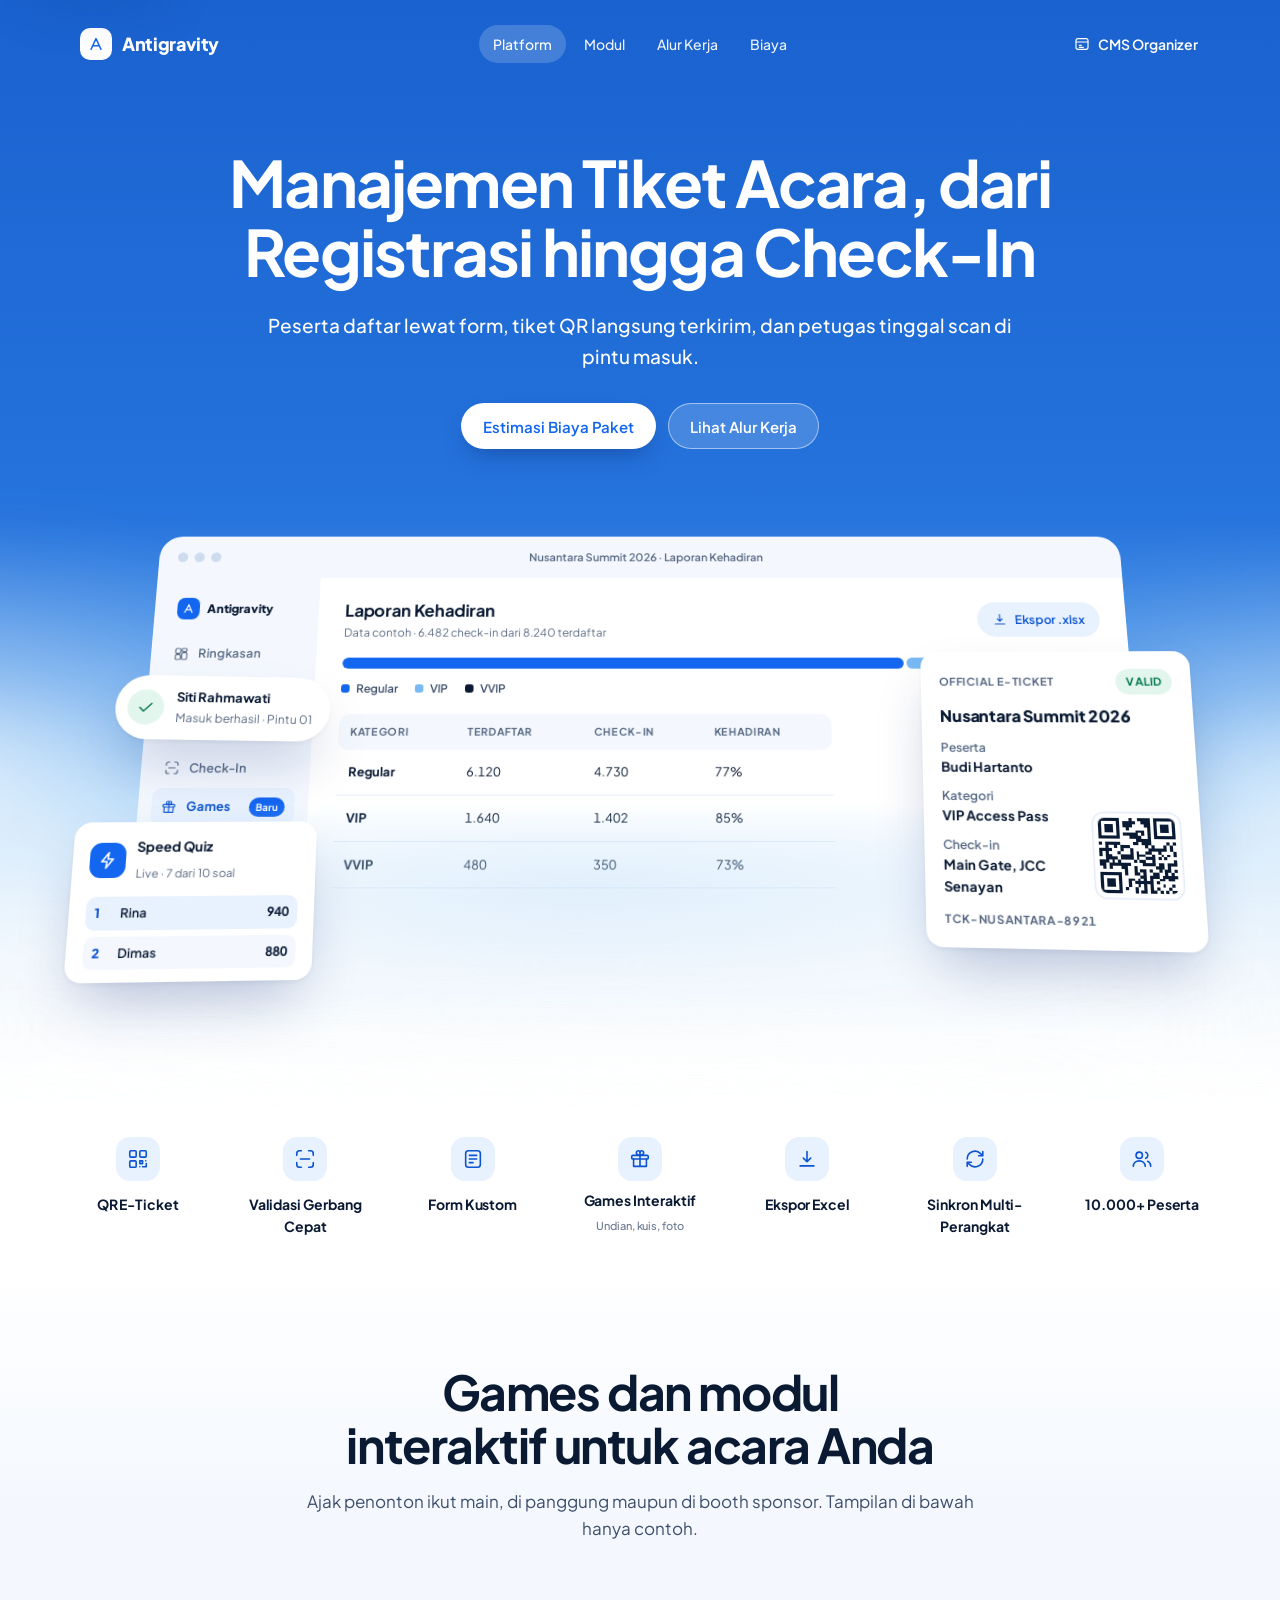
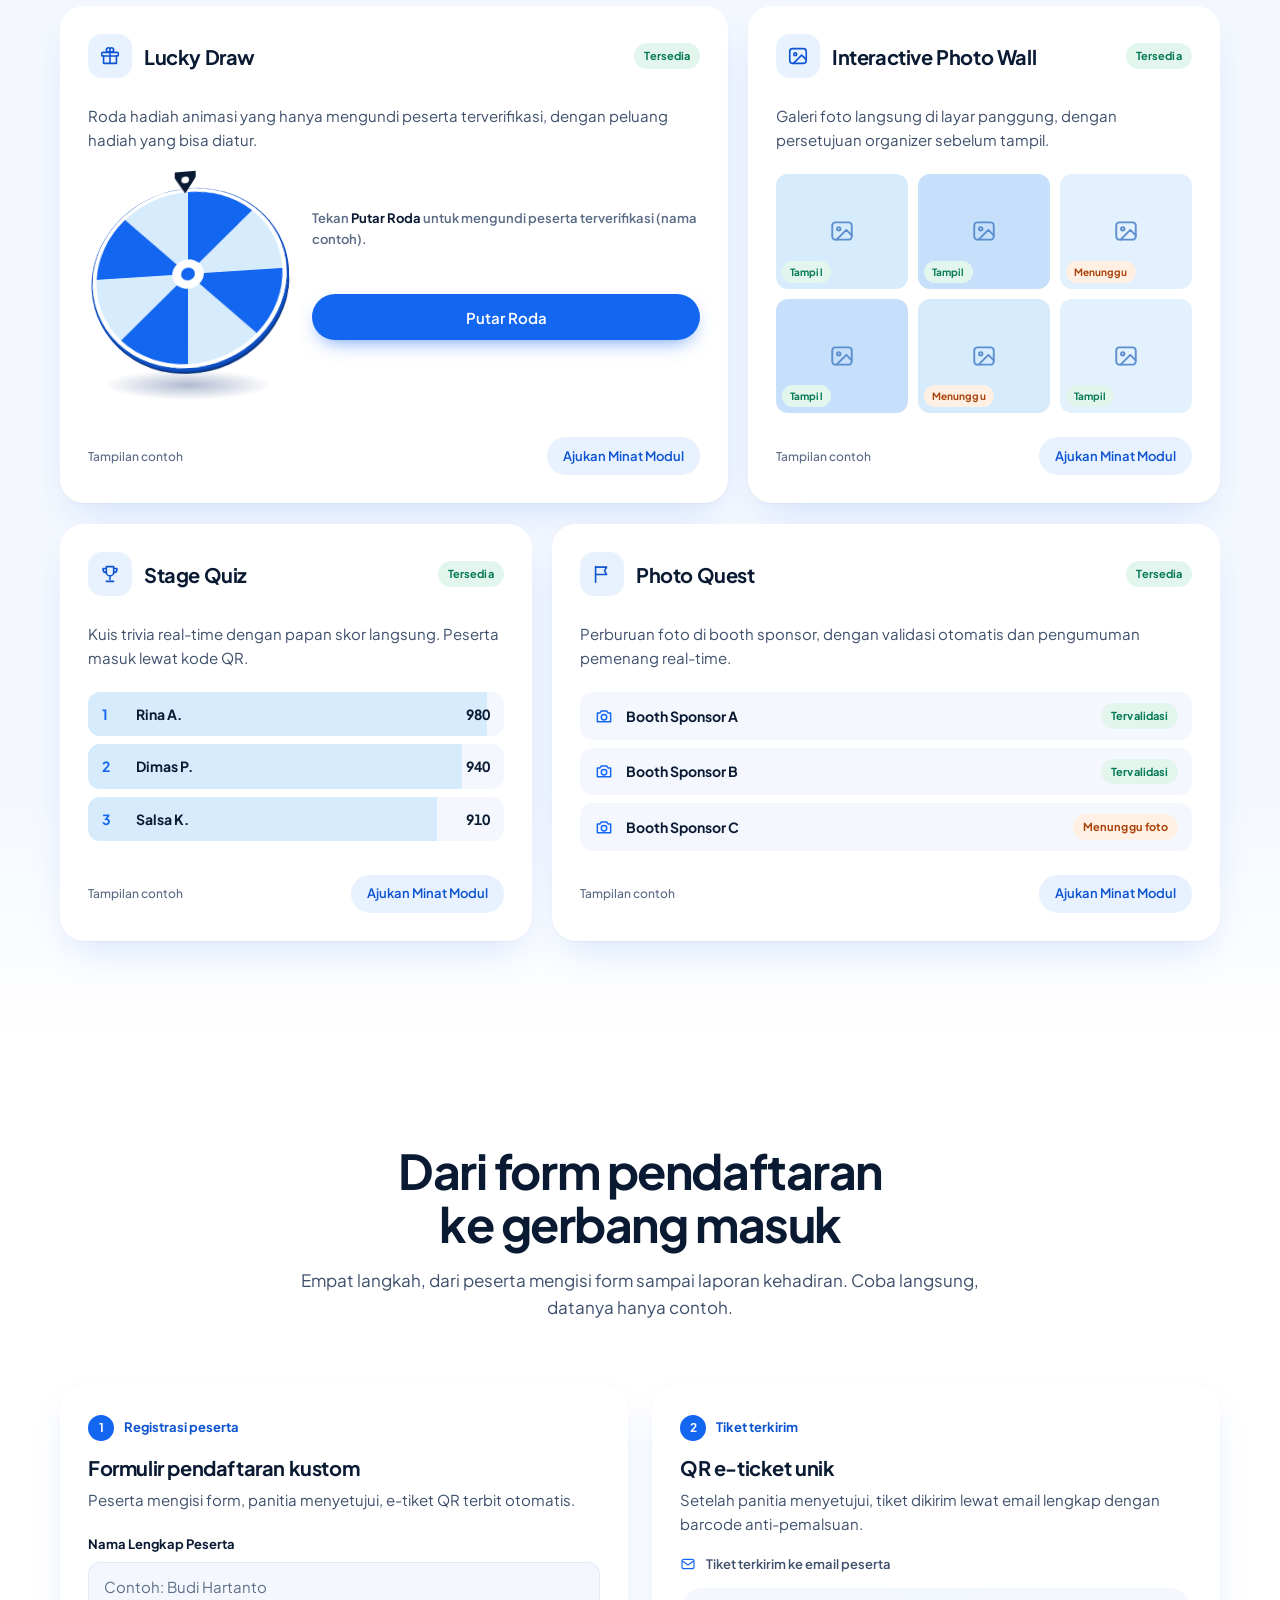
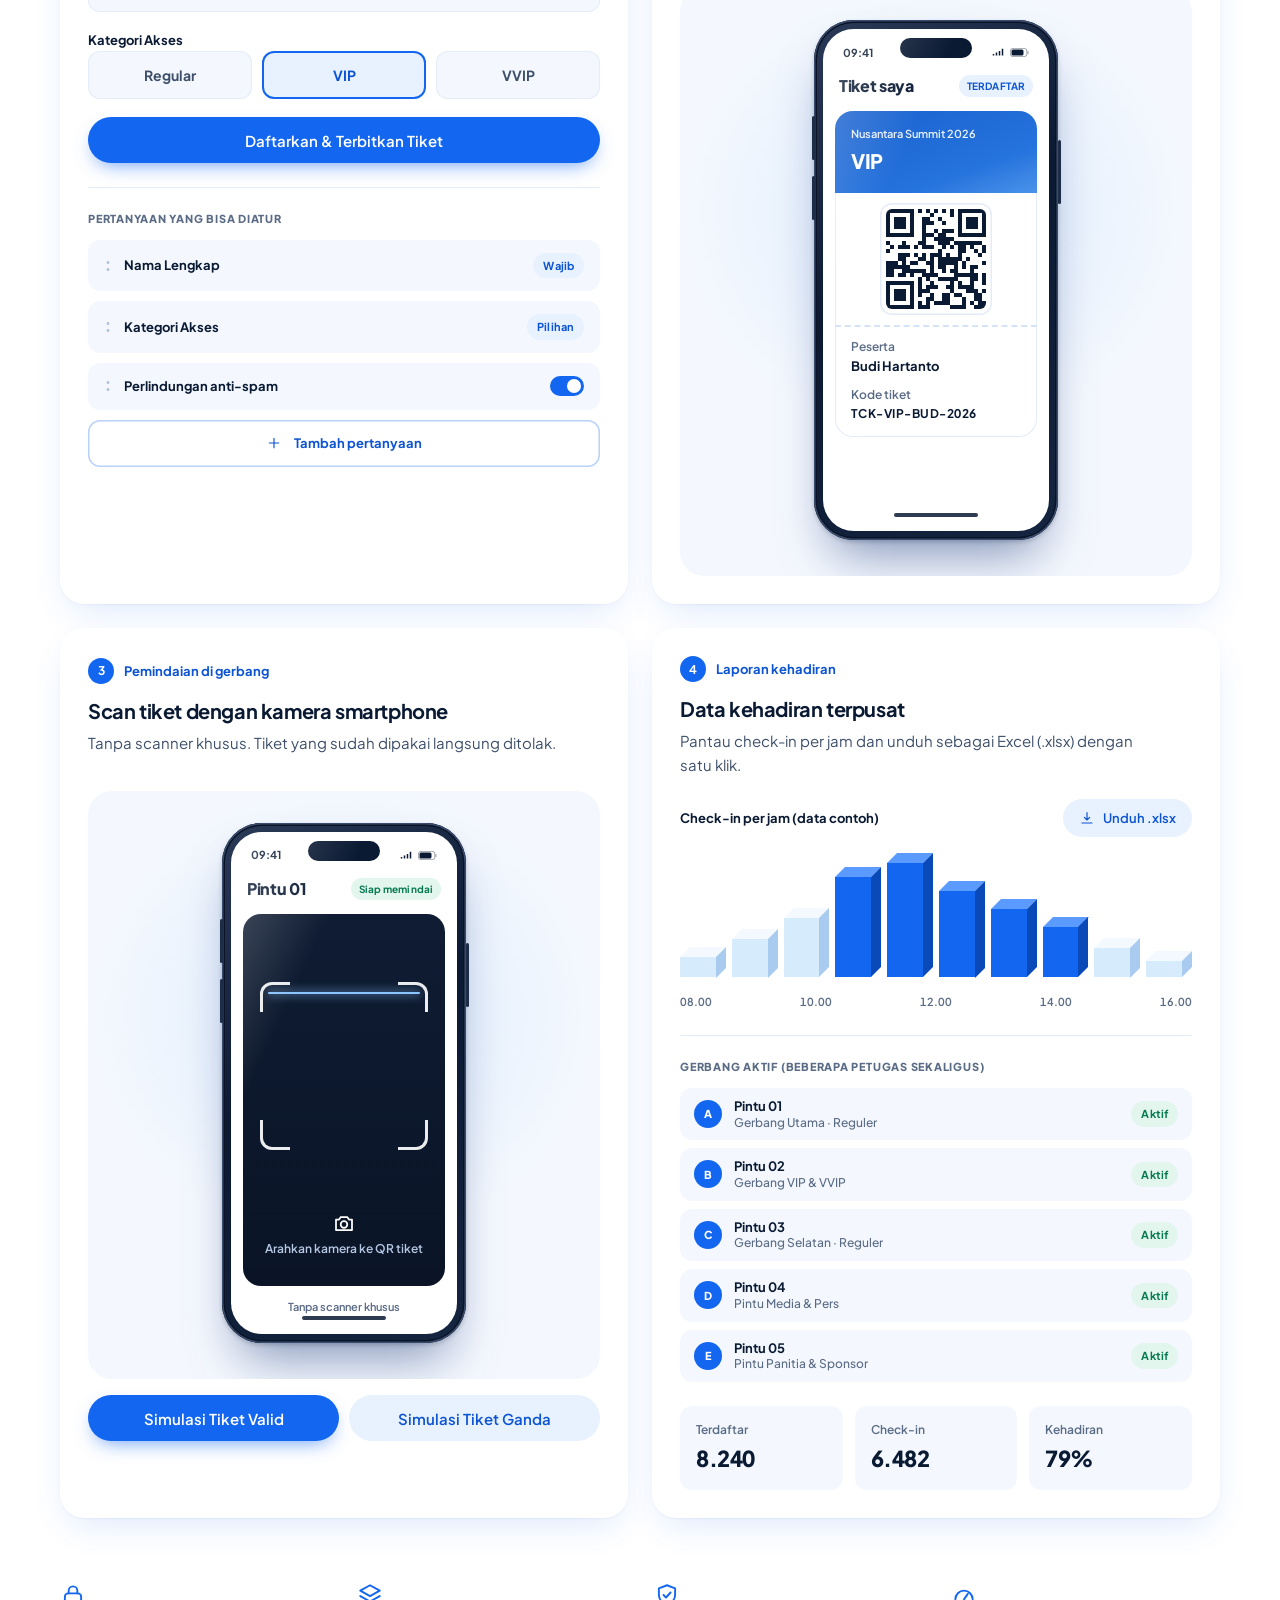
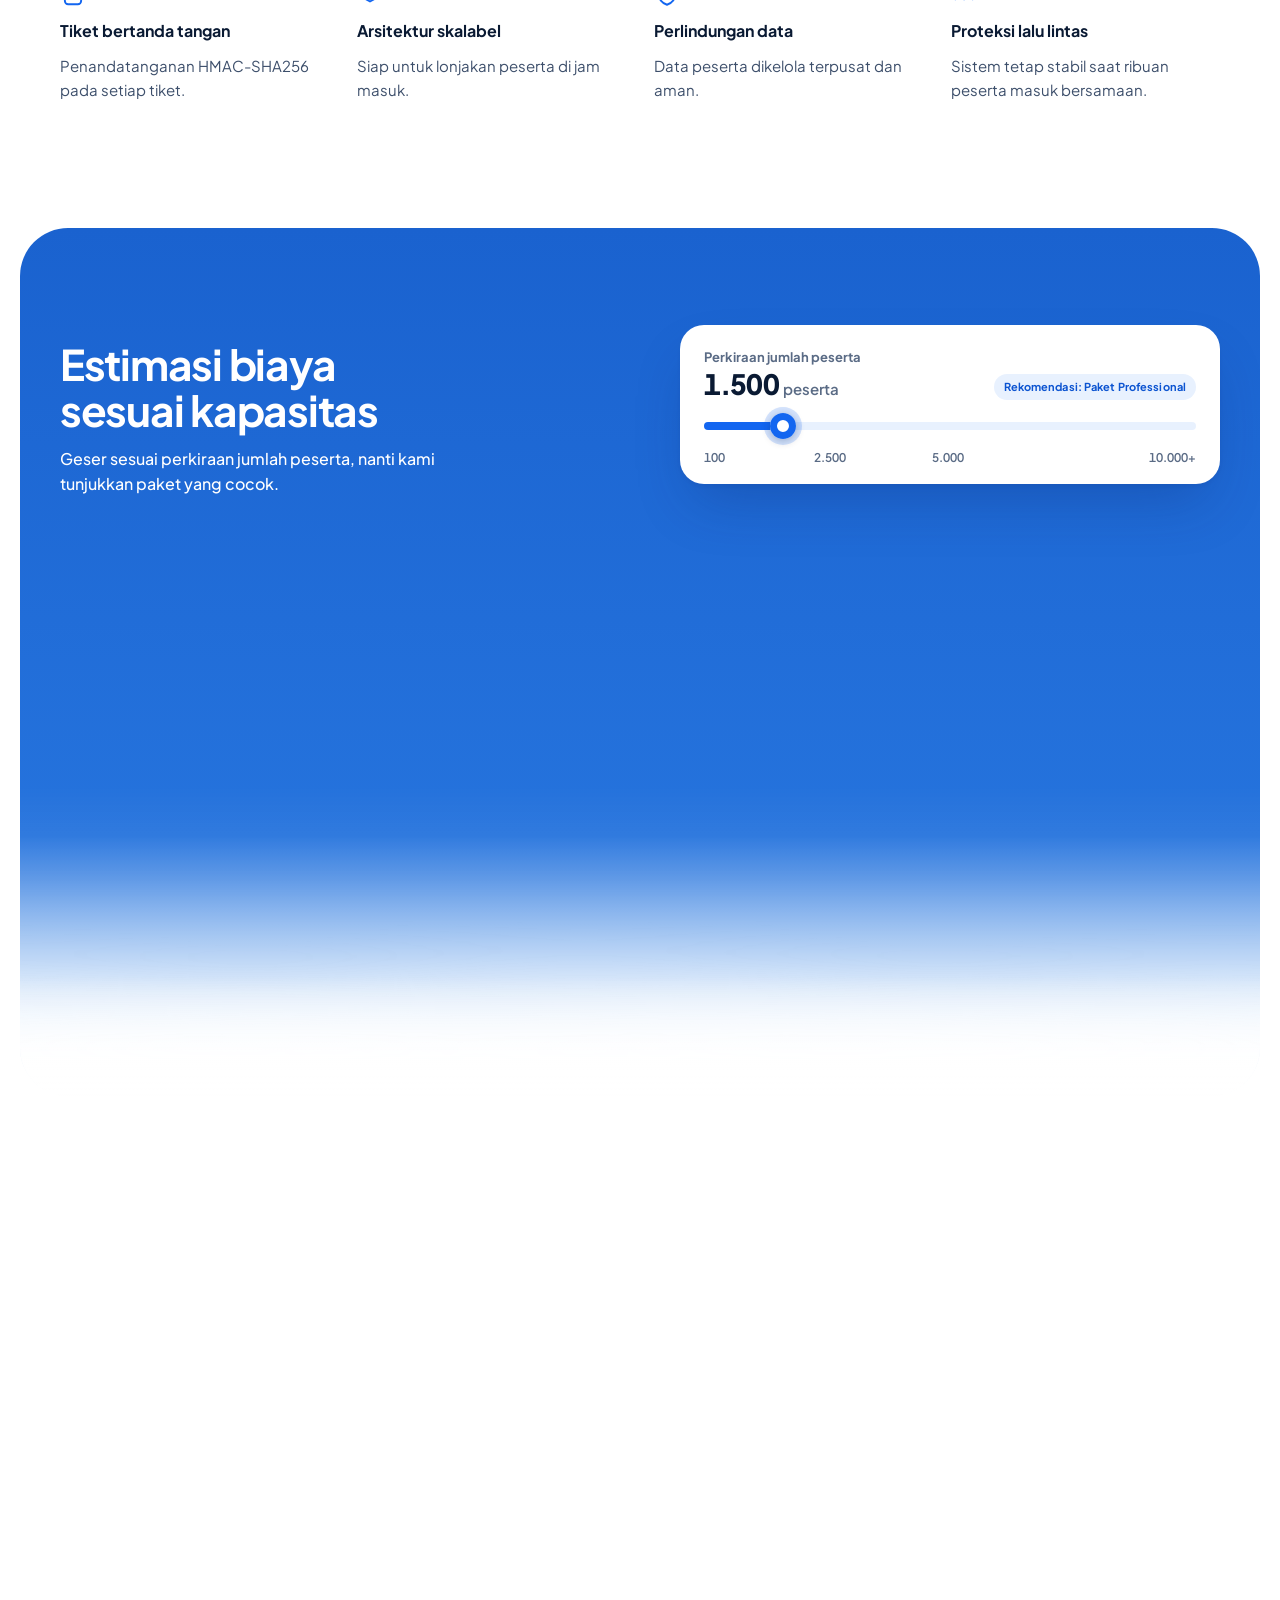
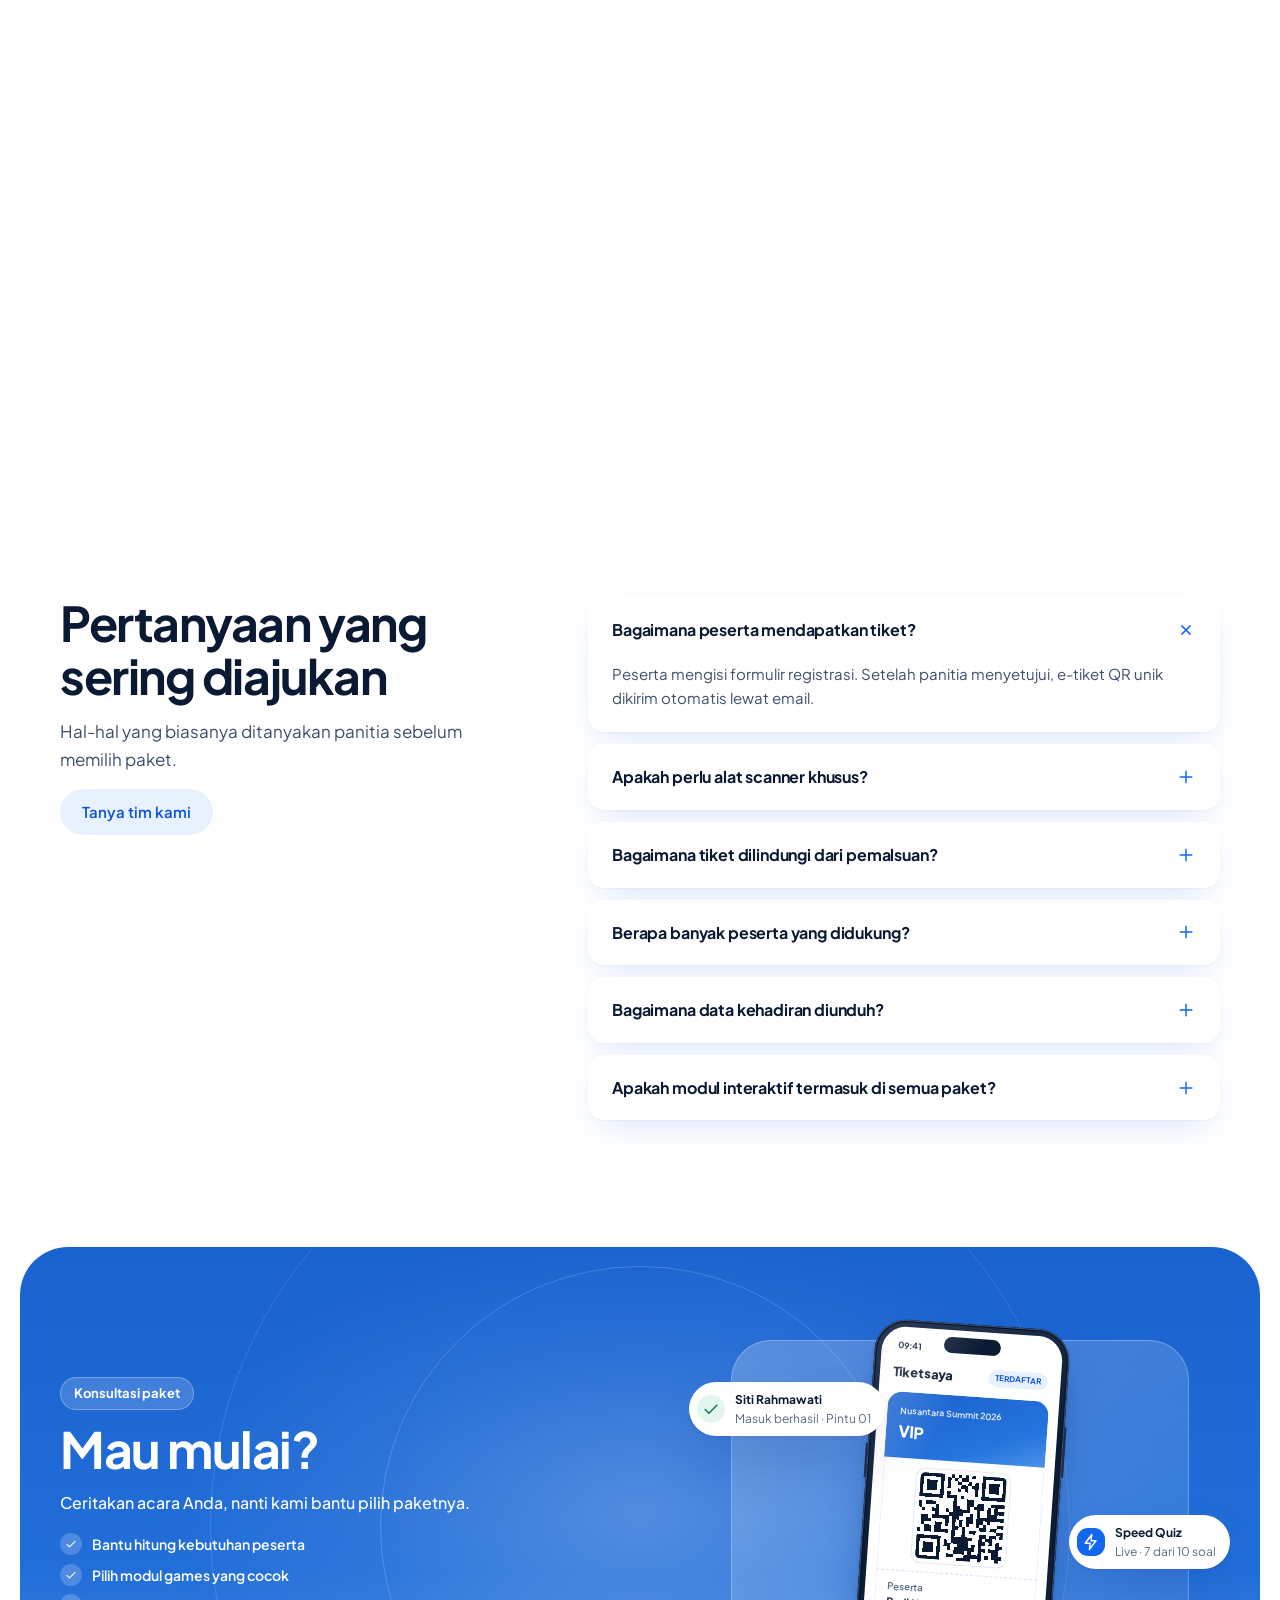
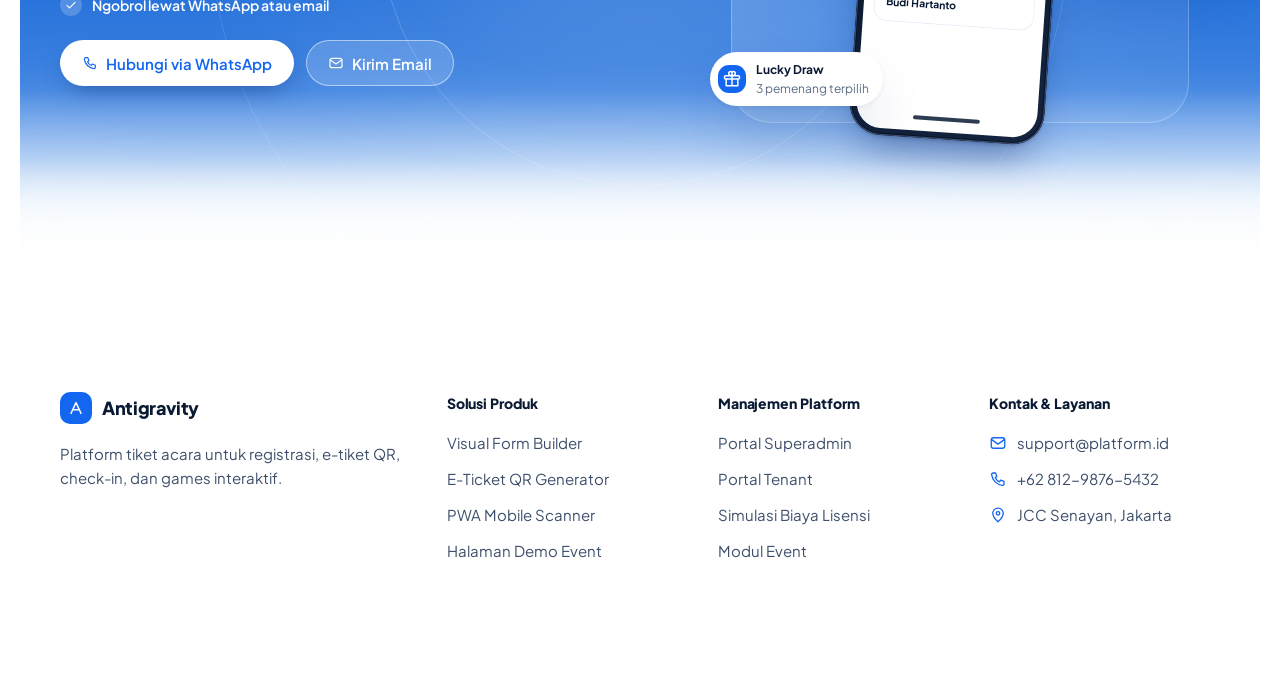
<file: index.html>
<!doctype html>
<html lang="id">
<head>
  <meta charset="utf-8">
  <meta name="viewport" content="width=device-width, initial-scale=1">
  <title>Antigravity — Platform Manajemen Tiket Acara</title>
  <meta name="description" content="Platform tiket acara yang aman dan terintegrasi: formulir registrasi kustom, e-tiket QR instan, dan check-in cepat untuk event hingga 10.000+ peserta.">
  <meta name="theme-color" content="#1a62cf">
  <link rel="preconnect" href="https://fonts.googleapis.com">
  <link rel="preconnect" href="https://fonts.gstatic.com" crossorigin>
  <link href="https://fonts.googleapis.com/css2?family=Plus+Jakarta+Sans:wght@400;500;600;700;800&display=swap" rel="stylesheet">
  <link rel="icon" href="data:image/svg+xml,%3Csvg xmlns='http://www.w3.org/2000/svg' viewBox='0 0 32 32'%3E%3Crect width='32' height='32' rx='9' fill='%231366f0'/%3E%3Cpath d='M9 22l7-14 7 14M11.8 17h8.4' fill='none' stroke='white' stroke-width='2.4' stroke-linecap='round' stroke-linejoin='round'/%3E%3C/svg%3E">
  <link rel="stylesheet" href="styles.css">
  <link rel="stylesheet" href="motion.css">
</head>
<body>

<!-- Icon + cloud sprite -->
<svg width="0" height="0" style="position:absolute" aria-hidden="true" focusable="false">

  <symbol id="i-mark" viewBox="0 0 24 24"><path d="M6 18.5l6-13 6 13M8.4 14h7.2"/></symbol>
  <symbol id="i-qr" viewBox="0 0 24 24"><rect x="3" y="3" width="7" height="7" rx="1.2"/><rect x="14" y="3" width="7" height="7" rx="1.2"/><rect x="3" y="14" width="7" height="7" rx="1.2"/><path d="M14 14h3v3h-3zM20.5 14v.01M14 20.5h.01M17 20.5h4v-3.5"/></symbol>
  <symbol id="i-scan" viewBox="0 0 24 24"><path d="M3 8V6a3 3 0 0 1 3-3h2M16 3h2a3 3 0 0 1 3 3v2M21 16v2a3 3 0 0 1-3 3h-2M8 21H6a3 3 0 0 1-3-3v-2M7 12h10"/></symbol>
  <symbol id="i-form" viewBox="0 0 24 24"><rect x="4" y="3" width="16" height="18" rx="3"/><path d="M8 8h8M8 12h8M8 16h4"/></symbol>
  <symbol id="i-download" viewBox="0 0 24 24"><path d="M12 4v11m0 0l-4-4m4 4l4-4M4.5 19.5h15"/></symbol>
  <symbol id="i-shield" viewBox="0 0 24 24"><path d="M12 3l7.5 2.8v5.7c0 4.5-3.1 7.9-7.5 9.5-4.4-1.6-7.5-5-7.5-9.5V5.8z"/><path d="M8.8 12l2.3 2.3 4.2-4.6"/></symbol>
  <symbol id="i-users" viewBox="0 0 24 24"><circle cx="9" cy="8" r="3.5"/><path d="M2.5 20c0-3.6 2.9-6 6.5-6s6.5 2.4 6.5 6M16 4.7a3.5 3.5 0 0 1 0 6.6M18.2 14.5c2 .8 3.3 2.7 3.3 5.5"/></symbol>
  <symbol id="i-mail" viewBox="0 0 24 24"><rect x="3" y="5" width="18" height="14" rx="3"/><path d="M3.5 7.5l8.5 6 8.5-6"/></symbol>
  <symbol id="i-phone" viewBox="0 0 24 24"><path d="M5.5 4h3.2l1.8 4.6-2.2 1.4a11 11 0 0 0 5.7 5.7l1.4-2.2 4.6 1.8v3.2a2 2 0 0 1-2.2 2A16.5 16.5 0 0 1 3.5 6.2 2 2 0 0 1 5.5 4z"/></symbol>
  <symbol id="i-pin" viewBox="0 0 24 24"><path d="M12 21s7-6 7-11.2a7 7 0 0 0-14 0C5 15 12 21 12 21z"/><circle cx="12" cy="9.8" r="2.4"/></symbol>
  <symbol id="i-check" viewBox="0 0 24 24"><path d="M5 12.5l4.5 4.5L19 7.5"/></symbol>
  <symbol id="i-x" viewBox="0 0 24 24"><path d="M6 6l12 12M18 6L6 18"/></symbol>
  <symbol id="i-arrow" viewBox="0 0 24 24"><path d="M5 12h14M13 6l6 6-6 6"/></symbol>
  <symbol id="i-clock" viewBox="0 0 24 24"><circle cx="12" cy="12" r="9"/><path d="M12 7v5l3 2"/></symbol>
  <symbol id="i-camera" viewBox="0 0 24 24"><path d="M4 8.5h3l1.8-2.5h6.4L17 8.5h3V19H4z"/><circle cx="12" cy="13.5" r="3.3"/></symbol>
  <symbol id="i-gift" viewBox="0 0 24 24"><rect x="3" y="8" width="18" height="4" rx="1.2"/><path d="M5 12v8h14v-8M12 8v12M12 8C9.5 8 8 7 8 5.5S9.3 3 10.6 3C12.2 3 12 6 12 8zm0 0c2.5 0 4-1 4-2.5S14.7 3 13.4 3C11.8 3 12 6 12 8z"/></symbol>
  <symbol id="i-image" viewBox="0 0 24 24"><rect x="3" y="4" width="18" height="16" rx="3"/><circle cx="9" cy="10" r="1.6"/><path d="M21 16l-5-5-9 9"/></symbol>
  <symbol id="i-trophy" viewBox="0 0 24 24"><path d="M8 4h8v6a4 4 0 0 1-8 0zM8 6H4.5v1A3.5 3.5 0 0 0 8 10.5M16 6h3.5v1a3.5 3.5 0 0 1-3.5 3.5M12 14v4M8 20h8"/></symbol>
  <symbol id="i-flag" viewBox="0 0 24 24"><path d="M5 21V4M5 4.5h12l-2.2 4 2.2 4H5"/></symbol>
  <symbol id="i-menu" viewBox="0 0 24 24"><path d="M4 7h16M4 12h16M4 17h16"/></symbol>
  <symbol id="i-plus" viewBox="0 0 24 24"><path d="M12 5v14M5 12h14"/></symbol>
  <symbol id="i-sync" viewBox="0 0 24 24"><path d="M3.5 12a8.5 8.5 0 0 1 14.6-5.9L20.5 8.5M20.5 4v4.5H16M20.5 12a8.5 8.5 0 0 1-14.6 5.9L3.5 15.5M3.5 20v-4.5H8"/></symbol>
  <symbol id="i-grid" viewBox="0 0 24 24"><rect x="3" y="3" width="8" height="8" rx="2"/><rect x="13" y="3" width="8" height="5" rx="2"/><rect x="13" y="10" width="8" height="11" rx="2"/><rect x="3" y="13" width="8" height="8" rx="2"/></symbol>
  <symbol id="i-ticket" viewBox="0 0 24 24"><path d="M3 9a2 2 0 0 0 0 6v2.5A1.5 1.5 0 0 0 4.5 19h15a1.5 1.5 0 0 0 1.5-1.5V15a2 2 0 0 1 0-6V6.5A1.5 1.5 0 0 0 19.5 5h-15A1.5 1.5 0 0 0 3 6.5z"/><path d="M14 5v2.5M14 11v2M14 16.5V19"/></symbol>
  <symbol id="i-chart" viewBox="0 0 24 24"><path d="M4 20V4M4 20h16M8 16v-5M12.5 16V8M17 16v-3"/></symbol>
  <symbol id="i-cms" viewBox="0 0 24 24"><rect x="3" y="4" width="18" height="16" rx="3"/><path d="M3 9h18M8 14h3M8 17h6"/></symbol>
  <symbol id="i-bolt" viewBox="0 0 24 24"><path d="M13 3L5 13.5h6L10 21l8-10.5h-6z"/></symbol>
  <symbol id="i-layers" viewBox="0 0 24 24"><path d="M12 3l9 5-9 5-9-5zM3 13l9 5 9-5"/></symbol>
  <symbol id="i-lock" viewBox="0 0 24 24"><rect x="4.5" y="10.5" width="15" height="10" rx="3"/><path d="M8 10.5V8a4 4 0 0 1 8 0v2.5"/></symbol>
  <symbol id="i-gauge" viewBox="0 0 24 24"><path d="M4 16a8 8 0 1 1 16 0M12 16l3.5-5"/></symbol>
</svg>

<a class="skip" href="#konten">Lewati ke konten</a>

<!-- ───────── Navigation ───────── -->
<header class="nav" id="nav">
  <div class="nav__bar">
    <a class="brand" href="#ringkasan" aria-label="Antigravity, ke atas">
      <span class="brand__mark"><svg class="icon"><use href="#i-mark"/></svg></span>
      Antigravity
    </a>
    <nav class="nav__links" aria-label="Utama">
      <a href="#ringkasan">Platform</a>
      <a href="#modul">Modul</a>
      <a href="#alur">Alur Kerja</a>
      <a href="#biaya">Biaya</a>
    </nav>
    <div class="nav__actions">
      <a class="nav__cms" href="#" data-cms><svg class="icon icon--sm"><use href="#i-cms"/></svg>CMS Organizer</a>
      <button class="nav__toggle" type="button" aria-expanded="false" aria-controls="nav-panel" aria-label="Buka menu">
        <svg class="icon"><use href="#i-menu"/></svg>
      </button>
    </div>
  </div>
  <div class="nav__panel" id="nav-panel">
    <a href="#ringkasan">Platform</a>
    <a href="#modul">Modul Interaktif</a>
    <a href="#alur">Alur Registrasi &amp; Check-In</a>
    <a href="#biaya">Estimasi Biaya</a>
    <a href="#" data-cms>CMS Organizer</a>
  </div>
</header>

<main id="konten">

<!-- ───────── Hero ───────── -->
<section class="hero" id="ringkasan" aria-labelledby="hero-title">
  <div class="clouds clouds--back" aria-hidden="true"></div>

  <div class="wrap hero__copy">
    <h1 id="hero-title">Manajemen Tiket Acara, dari Registrasi hingga Check-In</h1>
    <p class="hero__sub">Peserta daftar lewat form, tiket QR langsung terkirim, dan petugas tinggal scan di pintu masuk.</p>
    <div class="hero__cta">
      <a class="btn btn--light" href="#biaya">Estimasi Biaya Paket</a>
      <a class="btn btn--ghost" href="#alur">Lihat Alur Kerja</a>
    </div>
  </div>

  <div class="hero__stage">
    <div class="scene">
    <div class="frame" role="img" aria-label="Contoh dasbor laporan kehadiran Nusantara Summit 2026 (data contoh)">
      <div class="frame__bar">
        <span class="dots"><i></i><i></i><i></i></span>
        <span class="frame__title">Nusantara Summit 2026 · Laporan Kehadiran</span>
      </div>
      <div class="frame__body">
        <aside class="side" aria-hidden="true">
          <div class="side__brand"><span class="brand__mark"><svg class="icon icon--sm"><use href="#i-mark"/></svg></span>Antigravity</div>
          <span class="side__item"><svg class="icon icon--sm"><use href="#i-grid"/></svg>Ringkasan</span>
          <span class="side__item"><svg class="icon icon--sm"><use href="#i-users"/></svg>Peserta</span>
          <span class="side__item"><svg class="icon icon--sm"><use href="#i-ticket"/></svg>E-Tiket</span>
          <span class="side__item"><svg class="icon icon--sm"><use href="#i-scan"/></svg>Check-In</span>
          <span class="side__item side__item--games"><svg class="icon icon--sm"><use href="#i-gift"/></svg>Games<i>Baru</i></span>
          <span class="side__item is-active"><svg class="icon icon--sm"><use href="#i-chart"/></svg>Laporan</span>
        </aside>
        <div class="main" aria-hidden="true">
          <div class="main__head">
            <div>
              <div class="main__title">Laporan Kehadiran</div>
              <p>Data contoh · 6.482 check-in dari 8.240 terdaftar</p>
            </div>
            <span class="btn btn--soft btn--sm"><svg class="icon icon--sm"><use href="#i-download"/></svg>Ekspor .xlsx</span>
          </div>
          <div class="seg">
            <i style="flex:74.3;background:#1366f0"></i>
            <i style="flex:19.9;background:#78baf3"></i>
            <i style="flex:5.8;background:#0a1a33"></i>
          </div>
          <div class="seg-legend">
            <span style="--c:#1366f0">Regular</span>
            <span style="--c:#78baf3">VIP</span>
            <span style="--c:#0a1a33">VVIP</span>
          </div>
          <table class="table">
            <thead><tr><th>Kategori</th><th>Terdaftar</th><th>Check-in</th><th>Kehadiran</th></tr></thead>
            <tbody>
              <tr><td>Regular</td><td>6.120</td><td>4.730</td><td>77%</td></tr>
              <tr><td>VIP</td><td>1.640</td><td>1.402</td><td>85%</td></tr>
              <tr><td>VVIP</td><td>480</td><td>350</td><td>73%</td></tr>
            </tbody>
          </table>
        </div>
      </div>
    </div>

    <div class="hero__scan" aria-hidden="true">
      <span class="tick"><svg class="icon"><use href="#i-check"/></svg></span>
      <div><b>Siti Rahmawati</b><span>Masuk berhasil · Pintu 01</span></div>
    </div>

    <div class="hero__game" aria-hidden="true">
      <div class="hero__game-head"><span class="gi"><svg class="icon"><use href="#i-bolt"/></svg></span><div><b>Speed Quiz</b><span>Live · 7 dari 10 soal</span></div></div>
      <ol>
        <li><em>1</em>Rina<b>940</b></li>
        <li><em>2</em>Dimas<b>880</b></li>
      </ol>
    </div>

    <article class="hero__ticket" aria-label="Contoh e-tiket resmi">
      <div class="tk">
        <div class="tk__top"><span>Official E-Ticket</span><span class="chip chip--ok">VALID</span></div>
        <div class="tk__event">Nusantara Summit 2026</div>
        <div class="tk__body">
          <dl>
            <div><dt>Peserta</dt><dd>Budi Hartanto</dd></div>
            <div><dt>Kategori</dt><dd>VIP Access Pass</dd></div>
            <div><dt>Check-in</dt><dd>Main Gate, JCC Senayan</dd></div>
          </dl>
          <svg class="tk__qr" data-qr="TCK-NUSANTARA-8921" viewBox="0 0 25 25" role="img" aria-label="Contoh kode QR (simulasi)"></svg>
        </div>
        <div class="tk__code">TCK-NUSANTARA-8921</div>
      </div>
    </article>
    </div>
  </div>

  <div class="clouds clouds--front" aria-hidden="true"></div>
</section>

<!-- ───────── Capability strip ───────── -->
<section class="strip" aria-label="Kemampuan platform">
  <div class="wrap">
    <ul>
      <li><svg class="icon"><use href="#i-qr"/></svg>QR E-Ticket</li>
      <li><svg class="icon"><use href="#i-scan"/></svg>Validasi Gerbang Cepat</li>
      <li><svg class="icon"><use href="#i-form"/></svg>Form Kustom</li>
      <!-- Face recognition: tambahkan <li> di sini kalau jadi dipakai -->
      <li class="is-hl"><a href="#modul"><svg class="icon"><use href="#i-gift"/></svg>Games Interaktif<small>Undian, kuis, foto</small></a></li>
      <li><svg class="icon"><use href="#i-download"/></svg>Ekspor Excel</li>
      <li><svg class="icon"><use href="#i-sync"/></svg>Sinkron Multi-Perangkat</li>
      <li><svg class="icon"><use href="#i-users"/></svg>10.000+ Peserta</li>
    </ul>
  </div>
</section>

<!-- ───────── Modul interaktif ───────── -->
<section class="section section--tint" id="modul" aria-labelledby="modul-title">
  <div class="wrap">
    <div class="head">
      <h2 id="modul-title">Games dan modul interaktif untuk acara Anda</h2>
      <p>Ajak penonton ikut main, di panggung maupun di booth sponsor. Tampilan di bawah hanya contoh.</p>
    </div>

    <div class="mods">
      <article class="card m-1">
        <div class="mod__head"><svg class="icon mod__icon"><use href="#i-gift"/></svg><h3>Lucky Draw</h3><span class="chip chip--ok">Tersedia</span></div>
        <p>Roda hadiah animasi yang hanya mengundi peserta terverifikasi, dengan peluang hadiah yang bisa diatur.</p>
        <div class="mod__art draw">
          <div class="wheel">
            <div class="wheel__tilt">
            <svg class="wheel__pin" viewBox="0 0 22 26" fill="currentColor" aria-hidden="true"><path d="M11 26L1 9a11.5 11.5 0 1 1 20 0z"/><circle cx="11" cy="10" r="4" fill="#fff"/></svg>
            <div class="wheel__disc"><svg viewBox="0 0 200 200" id="wheel" role="img" aria-label="Roda undian contoh"><g class="wheel__rotor" id="wheel-rotor"></g></svg></div>
            </div>
          </div>
          <div class="draw__out">
            <div class="winner" id="winner" role="status" aria-live="polite">Tekan <strong>Putar Roda</strong> untuk mengundi peserta terverifikasi (nama contoh).</div>
            <button class="btn btn--primary" type="button" id="spin">Putar Roda</button>
          </div>
        </div>
        <div class="mod__foot"><span class="demo-note">Tampilan contoh</span><a class="btn btn--soft btn--sm" href="#" data-wa-mod="Lucky Draw" target="_blank" rel="noopener">Ajukan Minat Modul</a></div>
      </article>

      <article class="card m-2">
        <div class="mod__head"><svg class="icon mod__icon"><use href="#i-image"/></svg><h3>Interactive Photo Wall</h3><span class="chip chip--ok">Tersedia</span></div>
        <p>Galeri foto langsung di layar panggung, dengan persetujuan organizer sebelum tampil.</p>
        <div class="mod__art wall" aria-hidden="true">
          <div><svg class="icon"><use href="#i-image"/></svg><span class="chip chip--ok">Tampil</span></div>
          <div><svg class="icon"><use href="#i-image"/></svg><span class="chip chip--ok">Tampil</span></div>
          <div><svg class="icon"><use href="#i-image"/></svg><span class="chip chip--warn">Menunggu</span></div>
          <div><svg class="icon"><use href="#i-image"/></svg><span class="chip chip--ok">Tampil</span></div>
          <div><svg class="icon"><use href="#i-image"/></svg><span class="chip chip--warn">Menunggu</span></div>
          <div><svg class="icon"><use href="#i-image"/></svg><span class="chip chip--ok">Tampil</span></div>
        </div>
        <div class="mod__foot"><span class="demo-note">Tampilan contoh</span><a class="btn btn--soft btn--sm" href="#" data-wa-mod="Interactive Photo Wall" target="_blank" rel="noopener">Ajukan Minat Modul</a></div>
      </article>

      <article class="card m-3">
        <div class="mod__head"><svg class="icon mod__icon"><use href="#i-trophy"/></svg><h3>Stage Quiz</h3><span class="chip chip--ok">Tersedia</span></div>
        <p>Kuis trivia real-time dengan papan skor langsung. Peserta masuk lewat kode QR.</p>
        <ol class="mod__art board" aria-label="Papan skor contoh">
          <li style="--w:96%"><span>1</span><span>Rina A.</span><span>980</span></li>
          <li style="--w:90%"><span>2</span><span>Dimas P.</span><span>940</span></li>
          <li style="--w:84%"><span>3</span><span>Salsa K.</span><span>910</span></li>
        </ol>
        <div class="mod__foot"><span class="demo-note">Tampilan contoh</span><a class="btn btn--soft btn--sm" href="#" data-wa-mod="Stage Quiz" target="_blank" rel="noopener">Ajukan Minat Modul</a></div>
      </article>

      <article class="card m-4">
        <div class="mod__head"><svg class="icon mod__icon"><use href="#i-flag"/></svg><h3>Photo Quest</h3><span class="chip chip--ok">Tersedia</span></div>
        <p>Perburuan foto di booth sponsor, dengan validasi otomatis dan pengumuman pemenang real-time.</p>
        <ul class="mod__art quest" aria-label="Daftar misi contoh">
          <li><svg class="icon"><use href="#i-camera"/></svg>Booth Sponsor A<span class="chip chip--ok">Tervalidasi</span></li>
          <li><svg class="icon"><use href="#i-camera"/></svg>Booth Sponsor B<span class="chip chip--ok">Tervalidasi</span></li>
          <li><svg class="icon"><use href="#i-camera"/></svg>Booth Sponsor C<span class="chip chip--warn">Menunggu foto</span></li>
        </ul>
        <div class="mod__foot"><span class="demo-note">Tampilan contoh</span><a class="btn btn--soft btn--sm" href="#" data-wa-mod="Photo Quest" target="_blank" rel="noopener">Ajukan Minat Modul</a></div>
      </article>
    </div>
  </div>
</section>

<!-- ───────── Alur registrasi & check-in ───────── -->
<section class="section" id="alur" aria-labelledby="alur-title">
  <div class="wrap">
    <div class="head">
      <h2 id="alur-title">Dari form pendaftaran ke gerbang masuk</h2>
      <p>Empat langkah, dari peserta mengisi form sampai laporan kehadiran. Coba langsung, datanya hanya contoh.</p>
    </div>

    <div class="flow">
      <!-- Step 1 -->
      <article class="card">
        <span class="step"><b>1</b>Registrasi peserta</span>
        <h3>Formulir pendaftaran kustom</h3>
        <p>Peserta mengisi form, panitia menyetujui, e-tiket QR terbit otomatis.</p>

        <form class="form" id="reg-form" novalidate>
          <div class="field">
            <label for="reg-name">Nama Lengkap Peserta</label>
            <input class="input" id="reg-name" name="name" type="text" autocomplete="off" placeholder="Contoh: Budi Hartanto" aria-describedby="reg-name-err" required>
            <div class="field-error" id="reg-name-err" role="alert"></div>
          </div>
          <fieldset class="field">
            <legend>Kategori Akses</legend>
            <div class="radios">
              <label><input type="radio" name="cat" value="REG"><span>Regular</span></label>
              <label><input type="radio" name="cat" value="VIP" checked><span>VIP</span></label>
              <label><input type="radio" name="cat" value="VVIP"><span>VVIP</span></label>
            </div>
          </fieldset>
          <button class="btn btn--primary btn--block" type="submit">Daftarkan &amp; Terbitkan Tiket</button>
        </form>

        <div class="builder-box">
          <div class="sec-label">Pertanyaan yang bisa diatur</div>
          <div class="builder" aria-hidden="true">
            <div class="builder__row"><span class="grip"></span><b>Nama Lengkap</b><span class="chip">Wajib</span></div>
            <div class="builder__row"><span class="grip"></span><b>Kategori Akses</b><span class="chip">Pilihan</span></div>
            <div class="builder__row"><span class="grip"></span><b>Perlindungan anti-spam</b><span class="switch"></span></div>
            <div class="builder__row builder__row--add"><svg class="icon icon--sm"><use href="#i-plus"/></svg>Tambah pertanyaan</div>
          </div>
        </div>
      </article>

      <!-- Step 2 -->
      <article class="card">
        <span class="step"><b>2</b>Tiket terkirim</span>
        <h3>QR e-ticket unik</h3>
        <p>Setelah panitia menyetujui, tiket dikirim lewat email lengkap dengan barcode anti-pemalsuan.</p>
        <div class="mail-row"><svg class="icon icon--sm"><use href="#i-mail"/></svg>Tiket terkirim ke email peserta</div>
        <div class="phone-wrap">
          <div class="phone" role="img" aria-label="Mockup smartphone yang menampilkan e-tiket peserta">
            <div class="phone__screen">
              <div class="phone__status" aria-hidden="true"><span>09:41</span><span class="phone__island"></span><span class="phone__sys"><svg viewBox="0 0 18 12"><path d="M1 10h2V8H1zM5 10h2V6H5zM9 10h2V4H9zM13 10h2V1h-2z"/></svg><svg viewBox="0 0 26 12"><rect x=".5" y=".5" width="22" height="11" rx="3.500" fill="none" stroke="currentColor" opacity=".5"/><rect x="2" y="2" width="16" height="8" rx="2"/><path d="M24 4v4" stroke="currentColor" opacity=".5"/></svg></span></div>
              <div class="phone__app"><b>Tiket saya</b><span class="chip" id="mt-status">TERDAFTAR</span></div>
              <div class="wallet mini-ticket" id="mini-ticket" aria-live="polite">
                <div class="wallet__top">
                  <small>Nusantara Summit 2026</small>
                  <strong id="mt-cat">VIP</strong>
                </div>
                <svg class="wallet__qr" id="mt-qr" data-qr="TCK-VIP-BUD-2026" viewBox="0 0 25 25" role="img" aria-label="Contoh kode QR (simulasi)"></svg>
                <dl class="wallet__dl">
                  <div><dt>Peserta</dt><dd id="mt-name">Budi Hartanto</dd></div>
                  <div><dt>Kode tiket</dt><dd class="tk__code--ink mono" id="mt-code">TCK-VIP-BUD-2026</dd></div>
                </dl>
              </div>
              <div class="phone__home" aria-hidden="true"></div>
            </div>
          </div>
        </div>
      </article>

      <!-- Step 3 -->
      <article class="card">
        <span class="step"><b>3</b>Pemindaian di gerbang</span>
        <h3>Scan tiket dengan kamera smartphone</h3>
        <p>Tanpa scanner khusus. Tiket yang sudah dipakai langsung ditolak.</p>

        <div class="scanner">
          <div class="phone-wrap">
            <div class="phone" role="group" aria-label="Mockup smartphone petugas dengan pemindai QR">
              <div class="phone__screen">
                <div class="phone__status" aria-hidden="true"><span>09:41</span><span class="phone__island"></span><span class="phone__sys"><svg viewBox="0 0 18 12"><path d="M1 10h2V8H1zM5 10h2V6H5zM9 10h2V4H9zM13 10h2V1h-2z"/></svg><svg viewBox="0 0 26 12"><rect x=".5" y=".5" width="22" height="11" rx="3.500" fill="none" stroke="currentColor" opacity=".5"/><rect x="2" y="2" width="16" height="8" rx="2"/><path d="M24 4v4" stroke="currentColor" opacity=".5"/></svg></span></div>
                <div class="phone__app"><b>Pintu 01</b><span class="chip chip--ok" id="gate-state">Siap memindai</span></div>
                <div class="viewfinder" id="viewfinder">
                  <div class="vf-frame" aria-hidden="true">
                    <i class="vf-c vf-tl"></i><i class="vf-c vf-tr"></i><i class="vf-c vf-bl"></i><i class="vf-c vf-br"></i>
                    <div class="vf-qrwrap"><svg class="vf-qr" id="vf-qr" viewBox="0 0 25 25"></svg></div>
                    <span class="viewfinder__line"></span>
                  </div>
                  <div class="viewfinder__msg" id="vf-msg" role="status" aria-live="polite">
                    <svg class="icon"><use href="#i-camera"/></svg>
                    <span>Arahkan kamera ke QR tiket</span>
                  </div>
                </div>
                <div class="phone__hint" aria-hidden="true">Tanpa scanner khusus</div>
                <div class="phone__home" aria-hidden="true"></div>
              </div>
            </div>
          </div>
          <div class="scan-actions">
            <button class="btn btn--primary" type="button" id="scan-valid">Simulasi Tiket Valid</button>
            <button class="btn btn--soft" type="button" id="scan-dup">Simulasi Tiket Ganda</button>
          </div>
        </div>
      </article>

      <!-- Step 4 -->
      <article class="card b-d">
        <span class="step"><b>4</b>Laporan kehadiran</span>
        <h3>Data kehadiran terpusat</h3>
        <p>Pantau check-in per jam dan unduh sebagai Excel (.xlsx) dengan satu klik.</p>
        <div class="art">
          <div class="report" aria-hidden="true">
            <div class="report__top"><b>Check-in per jam (data contoh)</b><span class="btn btn--soft btn--sm"><svg class="icon icon--sm"><use href="#i-download"/></svg>Unduh .xlsx</span></div>
            <div class="bars">
              <i style="--h:18%"></i><i style="--h:34%"></i><i style="--h:52%"></i><i style="--h:88%"></i><i style="--h:100%"></i><i style="--h:76%"></i><i style="--h:60%"></i><i style="--h:44%"></i><i style="--h:26%"></i><i style="--h:14%"></i>
            </div>
            <div class="bars-axis"><span>08.00</span><span>10.00</span><span>12.00</span><span>14.00</span><span>16.00</span></div>
          </div>
        </div>
        <div class="builder-box">
          <div class="sec-label">Gerbang aktif (beberapa petugas sekaligus)</div>
          <div class="gates" aria-hidden="true">
            <div class="gates__row"><span class="avatar">A</span><span class="gate-name"><b>Pintu 01</b><small>Gerbang Utama · Reguler</small></span><span class="chip chip--ok">Aktif</span></div>
            <div class="gates__row"><span class="avatar">B</span><span class="gate-name"><b>Pintu 02</b><small>Gerbang VIP & VVIP</small></span><span class="chip chip--ok">Aktif</span></div>
            <div class="gates__row"><span class="avatar">C</span><span class="gate-name"><b>Pintu 03</b><small>Gerbang Selatan · Reguler</small></span><span class="chip chip--ok">Aktif</span></div>
            <div class="gates__row"><span class="avatar">D</span><span class="gate-name"><b>Pintu 04</b><small>Pintu Media & Pers</small></span><span class="chip chip--ok">Aktif</span></div>
            <div class="gates__row"><span class="avatar">E</span><span class="gate-name"><b>Pintu 05</b><small>Pintu Panitia & Sponsor</small></span><span class="chip chip--ok">Aktif</span></div>
          </div>
        </div>
        <dl class="stat3" aria-label="Ringkasan kehadiran (data contoh)">
          <div><dt>Terdaftar</dt><dd>8.240</dd></div>
          <div><dt>Check-in</dt><dd>6.482</dd></div>
          <div><dt>Kehadiran</dt><dd>79%</dd></div>
        </dl>
      </article>
    </div>

    <ul class="assure">
      <li><svg class="icon"><use href="#i-lock"/></svg><b>Tiket bertanda tangan</b>Penandatanganan HMAC-SHA256 pada setiap tiket.</li>
      <li><svg class="icon"><use href="#i-layers"/></svg><b>Arsitektur skalabel</b>Siap untuk lonjakan peserta di jam masuk.</li>
      <li><svg class="icon"><use href="#i-shield"/></svg><b>Perlindungan data</b>Data peserta dikelola terpusat dan aman.</li>
      <li><svg class="icon"><use href="#i-gauge"/></svg><b>Proteksi lalu lintas</b>Sistem tetap stabil saat ribuan peserta masuk bersamaan.</li>
    </ul>
  </div>
</section>

<!-- ───────── Estimasi biaya ───────── -->
<section class="section section--panel" id="biaya" aria-labelledby="biaya-title">
  <div class="panel pricing">
    <div class="clouds clouds--back" aria-hidden="true"></div>
    <div class="wrap">
      <div class="head">
        <h2 id="biaya-title">Estimasi biaya sesuai kapasitas</h2>
        <p>Geser sesuai perkiraan jumlah peserta, nanti kami tunjukkan paket yang cocok.</p>
      </div>

      <div class="sizer">
        <div class="sizer__top">
          <div>
            <label for="cap">Perkiraan jumlah peserta</label>
            <output class="sizer__value" id="cap-out" for="cap">1.500 <small>peserta</small></output>
          </div>
          <span class="chip" id="cap-rec">Rekomendasi: Paket Professional</span>
        </div>
        <input class="range" id="cap" type="range" min="100" max="10000" step="100" value="1500" aria-label="Perkiraan jumlah peserta">
        <div class="ticks" aria-hidden="true">
          <span style="left:0">100</span><span style="left:24.24%">2.500</span><span style="left:49.49%">5.000</span><span style="left:100%">10.000+</span>
        </div>
      </div>

      <div class="plans">
        <article class="plan" data-plan="starter">
          <div class="plan__head"><h3>Starter</h3><span class="chip" data-rec hidden>Direkomendasikan</span></div>
          <div class="plan__price">Rp 500.000</div>
          <div class="plan__cap">Hingga 500 peserta · 1 event</div>
          <ul>
            <li><svg class="icon"><use href="#i-check"/></svg>Formulir registrasi</li>
            <li><svg class="icon"><use href="#i-check"/></svg>E-ticket QR</li>
            <li><svg class="icon"><use href="#i-check"/></svg>Aplikasi scanner smartphone</li>
            <li><svg class="icon"><use href="#i-check"/></svg>Email konfirmasi</li>
            <li><svg class="icon"><use href="#i-check"/></svg>Ekspor Excel</li>
          </ul>
          <a class="btn btn--soft" href="#" data-wa-plan="Starter" target="_blank" rel="noopener">Pilih &amp; Ajukan Pendaftaran</a>
        </article>

        <article class="plan" data-plan="professional">
          <div class="plan__head"><h3>Professional</h3><span class="chip chip--ok">Pilihan Terpopuler</span></div>
          <div class="plan__price">Rp 1.500.000</div>
          <div class="plan__cap">Hingga 2.500 peserta · 5 event</div>
          <ul>
            <li class="plan__lead">Semua di Starter, ditambah:</li>
            <li><svg class="icon"><use href="#i-check"/></svg>Link &amp; branding kustom</li>
            <li><svg class="icon"><use href="#i-check"/></svg>Check-in multi-petugas</li>
            <li><svg class="icon"><use href="#i-check"/></svg>Prioritas verifikasi pembayaran</li>
            <li><svg class="icon"><use href="#i-check"/></svg>Modul hiburan audiens (opsional)</li>
            <li><svg class="icon"><use href="#i-check"/></svg>Ekspor kehadiran real-time</li>
          </ul>
          <a class="btn btn--primary" href="#" data-wa-plan="Professional" target="_blank" rel="noopener">Pilih &amp; Ajukan Pendaftaran</a>
        </article>

        <article class="plan" data-plan="enterprise">
          <div class="plan__head"><h3>Enterprise</h3><span class="chip" data-rec hidden>Direkomendasikan</span></div>
          <div class="plan__price">Rp 3.500.000</div>
          <div class="plan__cap">Hingga 10.000 peserta · 999 event</div>
          <ul>
            <li class="plan__lead">Semua di Professional, ditambah:</li>
            <li><svg class="icon"><use href="#i-check"/></svg>Bantuan teknis on-site</li>
            <li><svg class="icon"><use href="#i-check"/></svg>Keempat modul interaktif</li>
            <li><svg class="icon"><use href="#i-check"/></svg>Kustomisasi domain &amp; branding penuh</li>
            <li><svg class="icon"><use href="#i-check"/></svg>SLA 99.98%</li>
          </ul>
          <a class="btn btn--soft" href="#" data-wa-plan="Enterprise" target="_blank" rel="noopener">Pilih &amp; Ajukan Pendaftaran</a>
        </article>
      </div>
    </div>
  </div>
</section>

<!-- ───────── FAQ ───────── -->
<section class="section" id="faq" aria-labelledby="faq-title">
  <div class="wrap faq">
    <div class="faq__intro">
      <h2 id="faq-title">Pertanyaan yang sering diajukan</h2>
      <p>Hal-hal yang biasanya ditanyakan panitia sebelum memilih paket.</p>
      <a class="btn btn--soft" href="#kontak">Tanya tim kami</a>
    </div>
    <div class="faq__list">
      <details class="qa" open>
        <summary>Bagaimana peserta mendapatkan tiket?<svg class="icon"><use href="#i-plus"/></svg></summary>
        <p>Peserta mengisi formulir registrasi. Setelah panitia menyetujui, e-tiket QR unik dikirim otomatis lewat email.</p>
      </details>
      <details class="qa">
        <summary>Apakah perlu alat scanner khusus?<svg class="icon"><use href="#i-plus"/></svg></summary>
        <p>Tidak. Petugas gerbang memindai tiket memakai kamera smartphone. Paket Professional ke atas mendukung check-in oleh beberapa petugas sekaligus.</p>
      </details>
      <details class="qa">
        <summary>Bagaimana tiket dilindungi dari pemalsuan?<svg class="icon"><use href="#i-plus"/></svg></summary>
        <p>Setiap tiket memiliki barcode anti-pemalsuan dengan penandatanganan HMAC-SHA256, dan tiket yang sudah dipakai langsung ditolak saat dipindai ulang.</p>
      </details>
      <details class="qa">
        <summary>Berapa banyak peserta yang didukung?<svg class="icon"><use href="#i-plus"/></svg></summary>
        <p>Starter hingga 500 peserta, Professional hingga 2.500, dan Enterprise hingga 10.000 peserta dengan SLA 99.98%.</p>
      </details>
      <details class="qa">
        <summary>Bagaimana data kehadiran diunduh?<svg class="icon"><use href="#i-plus"/></svg></summary>
        <p>Data kehadiran terkumpul di satu tempat dan bisa diunduh sebagai file Excel (.xlsx) dengan satu klik. Paket Professional ke atas menyediakan ekspor kehadiran real-time.</p>
      </details>
      <details class="qa">
        <summary>Apakah modul interaktif termasuk di semua paket?<svg class="icon"><use href="#i-plus"/></svg></summary>
        <p>Modul hiburan audiens bersifat opsional di paket Professional, dan keempat modul interaktif (Lucky Draw, Photo Wall, Stage Quiz, Photo Quest) sudah termasuk di Enterprise.</p>
      </details>
    </div>
  </div>
</section>

<!-- ───────── Closing CTA ───────── -->
<section class="section--panel" id="kontak" aria-labelledby="kontak-title">
  <div class="panel closing">
    <div class="clouds clouds--back" aria-hidden="true"></div>
    <div class="bgfx" aria-hidden="true">
      <i class="bgfx__glow"></i>
      <i class="bgfx__ring r1"></i><i class="bgfx__ring r2"></i>
    </div>
    <div class="wrap cta">
      <div class="cta__copy">
        <span class="cta__eyebrow">Konsultasi paket</span>
        <h2 id="kontak-title">Mau mulai?</h2>
        <p>Ceritakan acara Anda, nanti kami bantu pilih paketnya.</p>
        <ul class="cta__points">
          <li><svg class="icon icon--sm"><use href="#i-check"/></svg>Bantu hitung kebutuhan peserta</li>
          <li><svg class="icon icon--sm"><use href="#i-check"/></svg>Pilih modul games yang cocok</li>
          <li><svg class="icon icon--sm"><use href="#i-check"/></svg>Ngobrol lewat WhatsApp atau email</li>
        </ul>
        <div class="hero__cta">
          <a class="btn btn--light" href="#" data-wa-general target="_blank" rel="noopener"><svg class="icon icon--sm"><use href="#i-phone"/></svg>Hubungi via WhatsApp</a>
          <a class="btn btn--ghost" href="mailto:support@platform.id"><svg class="icon icon--sm"><use href="#i-mail"/></svg>Kirim Email</a>
        </div>
      </div>
      <!-- Slot visual: bisa diganti foto acara (img.cta__photo) kalau sudah ada -->
      <div class="cta__media" aria-hidden="true">
        <div class="cta__plate"></div>
        <div class="phone cta__phone">
          <div class="phone__screen">
            <div class="phone__status"><span>09:41</span><span class="phone__island"></span><span class="phone__sys"></span></div>
            <div class="phone__app"><b>Tiket saya</b><span class="chip">TERDAFTAR</span></div>
            <div class="wallet">
              <div class="wallet__top"><small>Nusantara Summit 2026</small><strong>VIP</strong></div>
              <svg class="wallet__qr" data-qr="TCK-VIP-CTA-2026" viewBox="0 0 25 25"></svg>
              <dl class="wallet__dl"><div><dt>Peserta</dt><dd>Budi Hartanto</dd></div></dl>
            </div>
            <div class="phone__home"></div>
          </div>
        </div>
        <div class="cta__chip cta__chip--a"><span class="tick"><svg class="icon"><use href="#i-check"/></svg></span><div><b>Siti Rahmawati</b><span>Masuk berhasil · Pintu 01</span></div></div>
        <div class="cta__chip cta__chip--b"><span class="gi"><svg class="icon"><use href="#i-bolt"/></svg></span><div><b>Speed Quiz</b><span>Live · 7 dari 10 soal</span></div></div>
        <div class="cta__chip cta__chip--c"><span class="gi"><svg class="icon"><use href="#i-gift"/></svg></span><div><b>Lucky Draw</b><span>3 pemenang terpilih</span></div></div>
      </div>
    </div>
  </div>
</section>

</main>

<!-- ───────── Footer ───────── -->
<footer class="foot">
  <div class="wrap">
    <div class="foot__grid">
      <div class="foot__brand">
        <a class="brand" href="#ringkasan"><span class="brand__mark"><svg class="icon"><use href="#i-mark"/></svg></span>Antigravity</a>
        <p>Platform tiket acara untuk registrasi, e-tiket QR, check-in, dan games interaktif.</p>
        <form class="subscribe" id="subscribe" novalidate hidden>
          <label class="sr-only" for="sub-email">Alamat email</label>
          <input class="input" id="sub-email" type="email" placeholder="Email Anda" autocomplete="email" required>
          <button class="btn btn--primary btn--sm" type="submit">Kirim</button>
        </form>
        <div class="sub-msg" id="sub-msg" hidden role="status" aria-live="polite"></div>
      </div>

      <div class="foot__col">
        <h4>Solusi Produk</h4>
        <ul>
          <li><a href="#alur">Visual Form Builder</a></li>
          <li><a href="#alur">E-Ticket QR Generator</a></li>
          <li><a href="#alur">PWA Mobile Scanner</a></li>
          <li><a href="#">Halaman Demo Event</a></li>
        </ul>
      </div>

      <div class="foot__col">
        <h4>Manajemen Platform</h4>
        <ul>
          <li><a href="#">Portal Superadmin</a></li>
          <li><a href="#">Portal Tenant</a></li>
          <li><a href="#biaya">Simulasi Biaya Lisensi</a></li>
          <li><a href="#modul">Modul Event</a></li>
        </ul>
      </div>

      <div class="foot__col">
        <h4>Kontak &amp; Layanan</h4>
        <ul>
          <li class="contact"><svg class="icon"><use href="#i-mail"/></svg><a href="mailto:support@platform.id">support@platform.id</a></li>
          <li class="contact"><svg class="icon"><use href="#i-phone"/></svg><a href="#" data-wa-general target="_blank" rel="noopener">+62 812-9876-5432</a></li>
          <li class="contact"><svg class="icon"><use href="#i-pin"/></svg><span>JCC Senayan, Jakarta</span></li>
        </ul>
      </div>
    </div>

    <div class="foot__base">
      <span>© 2026 PT Antigravity Karya Global</span>
      <nav aria-label="Legal">
        <a href="#">Kebijakan Privasi</a>
        <a href="#">Syarat &amp; Ketentuan</a>
        <a href="#">Komitmen SLA</a>
      </nav>
    </div>
  </div>
</footer>

<script src="app.js"></script>
<script src="motion.js"></script>
</body>
</html>
</file>
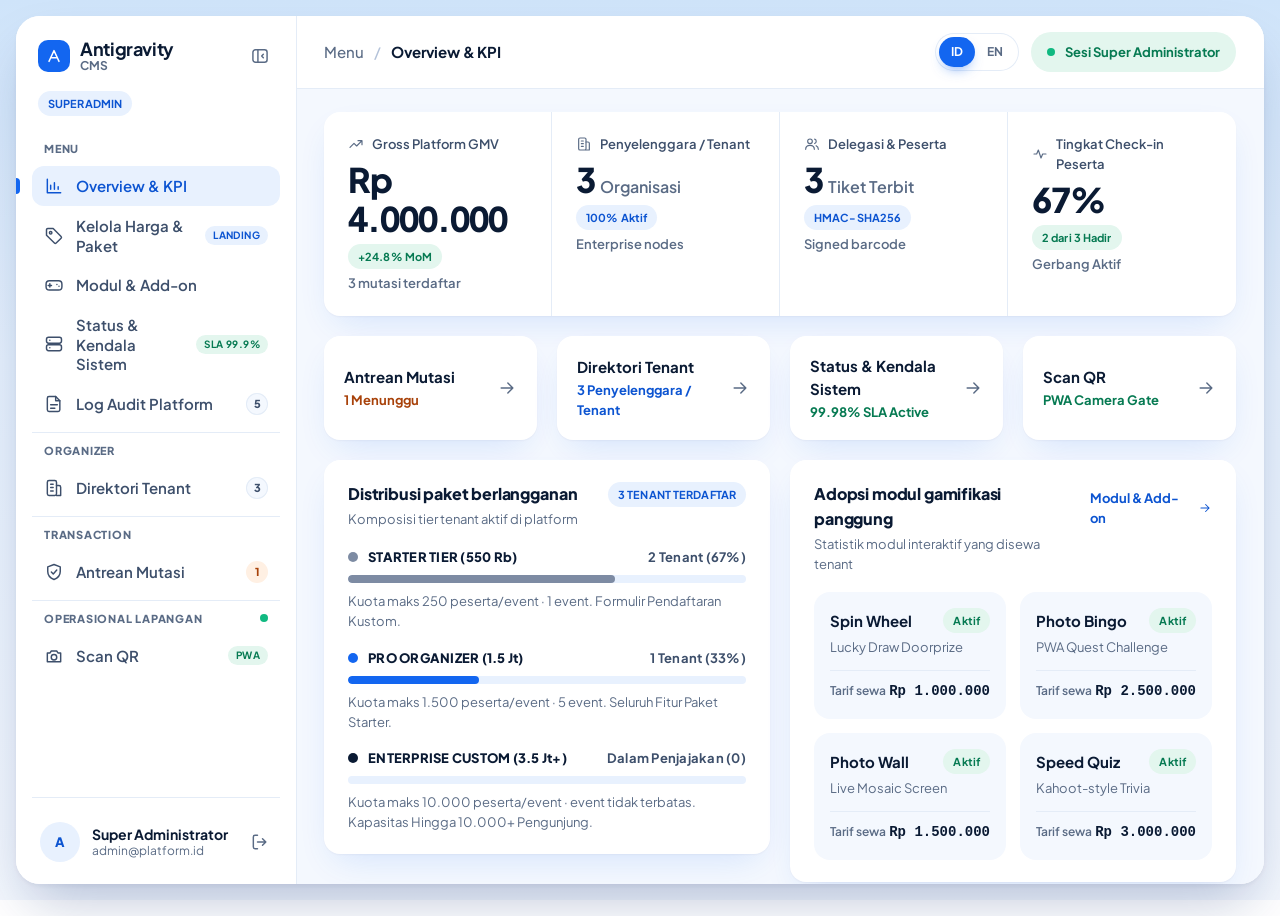
<file: cms.html>
<!doctype html>
<html lang="id">
<head>
  <meta charset="utf-8">
  <meta name="viewport" content="width=device-width, initial-scale=1">
  <title>Antigravity CMS — Superadmin &amp; Event Organizer</title>
  <meta name="theme-color" content="#cfe4fa">
  <link rel="preconnect" href="https://fonts.googleapis.com">
  <link rel="preconnect" href="https://fonts.gstatic.com" crossorigin>
  <link href="https://fonts.googleapis.com/css2?family=Plus+Jakarta+Sans:wght@400;500;600;700;800&display=swap" rel="stylesheet">
  <link rel="icon" href="data:image/svg+xml,%3Csvg xmlns='http://www.w3.org/2000/svg' viewBox='0 0 32 32'%3E%3Crect width='32' height='32' rx='9' fill='%231366f0'/%3E%3Cpath d='M9 22l7-14 7 14M11.8 17h8.4' fill='none' stroke='white' stroke-width='2.4' stroke-linecap='round' stroke-linejoin='round'/%3E%3C/svg%3E">
  <style>
    :root {
      --font: "Plus Jakarta Sans", system-ui, -apple-system, "Segoe UI", sans-serif;
      --ink: #0a1a33;
      --ink-2: #3d4f6b;
      --ink-3: #5a6b85;
      --blue: #1366f0;
      --blue-ink: #0c54d1;
      --blue-soft: #e8f1fe;
      --blue-tint: #f4f8fe;
      --sky-mid: #78baf3;
      --sky-pale: #d6ecfd;
      --white: #fff;
      --line: #e4ecf7;
      --ok: #067a52;
      --ok-bg: #e3f6ee;
      --warn: #a8420a;
      --warn-bg: #fff0e3;
      --r-lg: 24px;
      --r-md: 16px;
      --r-sm: 12px;
      --shadow: 0 1px 2px rgb(10 26 51 / 0.04), 0 14px 36px -12px rgb(19 102 240 / 0.16);
      --shadow-lift: 0 2px 4px rgb(10 26 51 / 0.05), 0 28px 56px -14px rgb(10 40 110 / 0.28);
      --ease: cubic-bezier(0.16, 1, 0.3, 1);
    }
    *, *::before, *::after { box-sizing: border-box; }
    html { -webkit-text-size-adjust: 100%; }
    body {
      margin: 0;
      min-height: 100dvh;
      font-family: var(--font);
      font-size: 0.9375rem;
      line-height: 1.55;
      color: var(--ink);
      background: linear-gradient(180deg, #cfe4fa 0, #e6f1fd 360px, #f3f7fd 100%) fixed;
      -webkit-font-smoothing: antialiased;
      overflow: hidden;
    }
    h1, h2, h3, h4, p, ul, ol { margin: 0; padding: 0; }
    ul, ol { list-style: none; }
    a { color: inherit; text-decoration: none; }
    button, input { font: inherit; color: inherit; }
    button { cursor: pointer; }
    svg { display: block; }
    ::selection { background: var(--blue); color: #fff; }
    :focus-visible { outline: 3px solid var(--blue); outline-offset: 2px; border-radius: 10px; }
    .sr-only { position: absolute; width: 1px; height: 1px; overflow: hidden; clip: rect(0 0 0 0); white-space: nowrap; }
    .num { font-variant-numeric: tabular-nums; }

    .ic { width: 20px; height: 20px; fill: none; stroke: currentColor; stroke-width: 1.75; stroke-linecap: round; stroke-linejoin: round; flex: none; }
    .ic--sm { width: 16px; height: 16px; }

    /* ───── App frame ───── */
    .app {
      --sw: 280px;
      display: grid;
      grid-template-columns: var(--sw) minmax(0, 1fr);
      height: calc(100dvh - 32px);
      margin: 16px;
      border-radius: var(--r-lg);
      background: #fff;
      box-shadow: var(--shadow-lift);
      overflow: hidden;
      transition: grid-template-columns 0.55s var(--ease);
      animation: frame-in 0.8s var(--ease) both;
    }
    .app[data-collapsed] { --sw: 76px; }
    @keyframes frame-in { from { opacity: 0; transform: translateY(16px) scale(0.99); } to { opacity: 1; transform: none; } }

    /* ───── Sidebar ───── */
    .side {
      display: flex;
      flex-direction: column;
      min-width: 0;
      padding: 18px 16px 14px;
      overflow: hidden;
      background: #fff;
      box-shadow: 1px 0 0 var(--line);
      z-index: 3;
    }
    .side__top { display: flex; align-items: center; justify-content: space-between; height: 44px; padding-left: 6px; }
    .brand { display: inline-flex; align-items: center; gap: 10px; font-weight: 800; font-size: 1.125rem; letter-spacing: -0.02em; white-space: nowrap; }
    .brand__mark { width: 32px; height: 32px; border-radius: 10px; background: var(--blue); color: #fff; display: grid; place-items: center; flex: none; }
    .fade { transition: opacity 0.3s var(--ease); }
    .app[data-collapsed] .fade { opacity: 0; pointer-events: none; }
    .icon-btn {
      display: grid; place-items: center; width: 40px; height: 40px; flex: none;
      border: 0; border-radius: var(--r-sm); background: transparent; color: var(--ink-3);
      transition: background-color 0.2s var(--ease), color 0.2s var(--ease);
    }
    .icon-btn:hover { background: var(--blue-tint); color: var(--blue-ink); }
    .icon-btn .ic { transition: transform 0.55s var(--ease); }
    .app[data-collapsed] #sideToggle .ic { transform: scaleX(-1); }

    .ws {
      display: flex; align-items: center; gap: 12px; width: 100%; margin-top: 14px; padding: 8px;
      border: 0; border-radius: var(--r-md); background: var(--blue-tint); text-align: left;
      transition: background-color 0.2s var(--ease);
    }
    .ws:hover { background: var(--blue-soft); }
    .ws__tile { width: 44px; height: 44px; flex: none; border-radius: 12px; display: grid; place-items: center; color: #fff; background: linear-gradient(150deg, #5b9bff, #1366f0); box-shadow: 0 8px 14px -8px rgb(19 102 240 / 0.7); }
    .ws__text { display: grid; min-width: 0; flex: 1; line-height: 1.3; }
    .ws__text b { font-size: 0.875rem; font-weight: 700; overflow: hidden; text-overflow: ellipsis; white-space: nowrap; }
    .ws__text span { display: flex; align-items: center; gap: 6px; font-size: 0.75rem; color: var(--ink-3); white-space: nowrap; }
    .ws > .ic { color: var(--ink-3); }

    .nav { display: grid; gap: 2px; margin-top: 14px; }
    .nav-i {
      position: relative; display: flex; align-items: center; gap: 12px; height: 40px; padding: 0 12px;
      border: 0; border-radius: var(--r-sm); background: transparent; color: var(--ink-2);
      font-weight: 600; font-size: 0.9375rem; text-align: left; white-space: nowrap; width: 100%;
      transition: background-color 0.2s var(--ease), color 0.2s var(--ease);
    }
    .nav-i:hover { background: var(--blue-tint); color: var(--ink); }
    .nav-i.is-active { background: var(--blue-soft); color: var(--blue-ink); }
    .nav-i.is-active::before {
      content: ""; position: absolute; left: -16px; top: 12px; bottom: 12px; width: 4px; border-radius: 0 4px 4px 0; background: var(--blue);
    }
    .nav-i > span { flex: 1; }
    .nav-i .chev { color: var(--ink-3); }
    .nav-i .badge { min-width: 22px; padding: 0 7px; border-radius: 999px; background: var(--warn-bg); color: var(--warn); font-size: 0.6875rem; font-weight: 800; line-height: 22px; text-align: center; }
    .app[data-collapsed] .nav-i .badge { opacity: 0; }

    .side__scroll { flex: 1; min-height: 0; overflow: auto; margin: 6px -16px 0; padding: 0 16px 14px; scrollbar-width: none; -webkit-mask-image: linear-gradient(#000 calc(100% - 22px), transparent); mask-image: linear-gradient(#000 calc(100% - 22px), transparent); }
    .side__scroll::-webkit-scrollbar { display: none; }
    .side__label {
      display: flex; align-items: center; gap: 8px; height: 36px; margin-top: 8px; padding: 0 12px;
      font-size: 0.6875rem; font-weight: 800; letter-spacing: 0.07em; color: var(--ink-3); white-space: nowrap;
      border-top: 1px solid var(--line);
    }
    .side__label .ic { width: 14px; height: 14px; }
    .side__label > span { flex: 1; }
    .ev { gap: 12px; }
    .dot { width: 8px; height: 8px; border-radius: 50%; background: var(--blue); flex: none; margin-left: auto; margin-right: 4px; }
    .dot--ok { background: #10b981; }
    .dot--warn { background: #f59e0b; }
    .ev .ic { color: var(--sky-mid); }
    .nav-i.ev.is-active { background: transparent; color: var(--ink); font-weight: 800; }
    .nav-i.ev.is-active::before { display: none; }
    .ev.is-active .ic { color: var(--blue); }

    @media (max-height: 960px) { .portal { display: none; } }
    .side__bottom { padding-top: 8px; border-top: 1px solid var(--line); display: grid; gap: 2px; }
    .user { display: flex; align-items: center; gap: 12px; margin-top: 8px; padding: 8px; border-radius: var(--r-md); }
    .avatar {
      width: 40px; height: 40px; flex: none; border-radius: 50%; display: grid; place-items: center;
      background: var(--blue-soft); color: var(--blue-ink); font-size: 0.8125rem; font-weight: 800;
    }
    .user__text { display: grid; min-width: 0; line-height: 1.3; flex: 1; white-space: nowrap; }
    .user__text b { font-size: 0.875rem; }
    .user__text span { font-size: 0.75rem; color: var(--ink-3); }

    /* ───── Main ───── */
    .main { display: grid; grid-template-rows: auto minmax(0, 1fr); min-width: 0; min-height: 0; background: var(--blue-tint); }
    .top {
      display: flex; align-items: center; justify-content: space-between; gap: 16px; height: 72px; padding: 0 28px;
      background: #fff; box-shadow: 0 1px 0 var(--line);
    }
    .top__l { display: flex; align-items: center; gap: 12px; min-width: 0; }
    #menuBtn { display: none; }
    .page-ico { width: 36px; height: 36px; border-radius: 12px; display: grid; place-items: center; background: var(--blue-soft); color: var(--blue-ink); }
    .top h1 { font-size: 1.25rem; font-weight: 700; letter-spacing: -0.02em; }
    .top__r { display: flex; align-items: center; gap: 12px; }
    .search {
      display: flex; align-items: center; gap: 10px; width: 300px; height: 44px; padding: 0 8px 0 14px;
      border-radius: var(--r-sm); background: var(--blue-tint); box-shadow: inset 0 0 0 1px var(--line);
      transition: box-shadow 0.2s var(--ease), background-color 0.2s var(--ease);
    }
    .search:hover { box-shadow: inset 0 0 0 1px #c3d5ee; }
    .search:focus-within { background: #fff; box-shadow: inset 0 0 0 2px var(--blue), 0 0 0 4px rgb(19 102 240 / 0.14); }
    .search .ic { color: var(--ink-3); }
    .search input { flex: 1; min-width: 0; height: 100%; border: 0; outline: 0; background: transparent; font-size: 0.875rem; }
    .search input::placeholder { color: #5f6f88; }
    .kbd { padding: 3px 8px; border-radius: 8px; background: #fff; box-shadow: inset 0 0 0 1px var(--line); font-size: 0.6875rem; font-weight: 700; color: var(--ink-3); white-space: nowrap; }
    .bell { position: relative; }
    .bell i { position: absolute; right: 10px; top: 9px; width: 9px; height: 9px; border-radius: 50%; background: #f59e0b; box-shadow: 0 0 0 2px #fff; }
    .vr { width: 1px; height: 28px; background: var(--line); }

    .btn {
      display: inline-flex; align-items: center; justify-content: center; gap: 8px; height: 44px; padding: 0 20px;
      border: 0; border-radius: 999px; font-weight: 600; font-size: 0.875rem; white-space: nowrap;
      transition: background-color 0.2s var(--ease), color 0.2s var(--ease), transform 0.2s var(--ease), box-shadow 0.2s var(--ease);
    }
    .btn:active { transform: translateY(1px); }
    .btn--primary { background: var(--blue); color: #fff; box-shadow: 0 8px 20px -8px rgb(19 102 240 / 0.7); }
    .btn--primary:hover { background: var(--blue-ink); }
    .btn--line { height: 40px; padding: 0 16px; background: #fff; color: var(--ink); box-shadow: inset 0 0 0 1px var(--line); }
    .btn--line:hover { box-shadow: inset 0 0 0 1px #c3d5ee; background: var(--blue-tint); }
    .btn--line[aria-expanded="true"], .btn--line.has-value { box-shadow: inset 0 0 0 2px var(--blue); color: var(--blue-ink); }
    .btn--soft { height: 34px; padding: 0 14px; background: var(--blue-soft); color: var(--blue-ink); font-size: 0.8125rem; }
    .btn--soft:hover { background: #d7e6fd; color: #0a47b3; }

    .scroll { overflow: auto; padding: 24px 28px 40px; scroll-behavior: smooth; }
    .scroll::-webkit-scrollbar { width: 12px; }
    .scroll::-webkit-scrollbar-thumb { background: #bcd3f0; border-radius: 12px; border: 3px solid var(--blue-tint); }
    .scroll { scrollbar-color: #bcd3f0 var(--blue-tint); }

    .rise { animation: rise 0.8s var(--ease) both; animation-delay: calc(var(--n, 0) * 70ms + 150ms); }
    @keyframes rise { from { opacity: 0; transform: translateY(18px); } to { opacity: 1; transform: none; } }

    .ctx { display: flex; align-items: flex-end; justify-content: space-between; flex-wrap: wrap; gap: 16px; margin-bottom: 20px; }
    .ctx h2 { font-size: 1.5rem; font-weight: 800; letter-spacing: -0.025em; line-height: 1.2; }
    .ctx p { margin-top: 4px; color: var(--ink-3); font-size: 0.875rem; display: flex; align-items: center; gap: 10px; flex-wrap: wrap; }
    .chip {
      display: inline-flex; align-items: center; gap: 6px; padding: 4px 10px; border-radius: 999px;
      font-size: 0.6875rem; font-weight: 700; letter-spacing: 0.01em; background: var(--blue-soft); color: var(--blue-ink); white-space: nowrap;
    }
    .chip--ok { background: var(--ok-bg); color: var(--ok); }
    .chip--warn { background: var(--warn-bg); color: var(--warn); }
    .chip--mute { background: #eaf0f8; color: var(--ink-2); }
    .chip--dark { background: var(--ink); color: #fff; }

    .seg { position: relative; display: inline-grid; grid-auto-flow: column; padding: 4px; border-radius: 999px; background: #fff; box-shadow: inset 0 0 0 1px var(--line); }
    .seg button { position: relative; z-index: 1; height: 36px; padding: 0 16px; border: 0; border-radius: 999px; background: transparent; font-size: 0.8125rem; font-weight: 700; color: var(--ink-3); transition: color 0.3s var(--ease); }
    .seg button[aria-checked="true"] { color: #fff; }
    .seg__thumb { position: absolute; z-index: 0; top: 4px; bottom: 4px; left: 0; width: 0; border-radius: 999px; background: var(--blue); box-shadow: 0 6px 14px -6px rgb(19 102 240 / 0.7); transition: transform 0.55s var(--ease), width 0.55s var(--ease); }

    .card { background: #fff; border-radius: var(--r-md); box-shadow: var(--shadow); }

    /* KPI strip */
    .kpis { display: grid; grid-template-columns: repeat(4, minmax(0, 1fr)); }
    .kpi { display: grid; gap: 6px; padding: 22px 24px; align-content: start; }
    .kpi + .kpi { box-shadow: -1px 0 0 var(--line); }
    .kpi__l { display: flex; align-items: center; gap: 8px; font-size: 0.8125rem; font-weight: 600; color: var(--ink-2); }
    .kpi__l .ic { color: var(--ink-3); }
    .kpi__v { font-size: 2.125rem; font-weight: 800; letter-spacing: -0.03em; line-height: 1.15; }
    .kpi__d { display: flex; flex-wrap: wrap; align-items: center; gap: 4px 8px; font-size: 0.8125rem; font-weight: 600; color: var(--ink-3); }
    .d { display: inline-flex; align-items: center; gap: 4px; font-weight: 700; color: var(--ok); }
    .d.is-down { color: var(--warn); }
    .d .ic { width: 14px; height: 14px; stroke-width: 2.2; }

    .grid2 { display: grid; grid-template-columns: minmax(0, 5fr) minmax(0, 6fr); gap: 20px; margin-top: 20px; }
    .chart { padding: 22px 24px 18px; min-width: 0; }
    .chart__h { display: flex; align-items: center; gap: 12px; }
    .chart__h h3 { font-size: 1rem; font-weight: 700; letter-spacing: -0.01em; }
    .tile { width: 36px; height: 36px; border-radius: 12px; display: grid; place-items: center; background: var(--blue-tint); color: var(--ink-2); box-shadow: inset 0 0 0 1px var(--line); }
    .legend { display: flex; align-items: center; gap: 14px; margin-left: auto; font-size: 0.75rem; font-weight: 600; color: var(--ink-3); }
    .legend span { display: inline-flex; align-items: center; gap: 6px; }
    .legend i { width: 8px; height: 8px; border-radius: 50%; background: var(--c); }
    .chart__big { display: flex; align-items: baseline; flex-wrap: wrap; gap: 4px 14px; margin: 18px 0 4px; }
    .chart__big b { font-size: 2rem; font-weight: 800; letter-spacing: -0.03em; }
    .chart__big span { font-size: 0.8125rem; font-weight: 600; color: var(--ink-3); }
    .plot { position: relative; margin-top: 8px; min-height: 224px; }
    .plot svg { overflow: visible; }
    .plot .lab { font-size: 11px; font-weight: 600; fill: var(--ink-3); transition: fill 0.2s var(--ease); }
    .plot .grp.is-on .lab { fill: var(--ink); font-weight: 800; }
    .plot .bg { fill: var(--blue-tint); opacity: 0; transition: opacity 0.3s var(--ease); }
    .plot .grp.is-on .bg { opacity: 1; }
    .plot .grp { outline: none; cursor: pointer; }
    .plot .grp:focus-visible .bg { opacity: 1; stroke: var(--blue); stroke-width: 2; }
    .plot .bar { transform-box: fill-box; transform-origin: 50% 100%; transition: opacity 0.3s var(--ease); }
    .plot.is-anim .bar { animation: grow 0.9s var(--ease) both; animation-delay: calc(var(--i) * 45ms); }
    @keyframes grow { from { transform: scaleY(0); } to { transform: scaleY(1); } }
    .plot .tickl { font-size: 11px; font-weight: 600; fill: var(--ink-3); font-variant-numeric: tabular-nums; }
    .plot .grid { stroke: var(--line); stroke-dasharray: 3 5; }
    .plot .ln { fill: none; stroke: var(--blue); stroke-width: 2.25; stroke-linecap: round; stroke-linejoin: round; }
    .plot.is-anim .ln { stroke-dasharray: 1; stroke-dashoffset: 1; animation: draw 1.4s var(--ease) 0.1s forwards; }
    @keyframes draw { to { stroke-dashoffset: 0; } }
    .plot.is-anim .area { animation: fade 1s var(--ease) 0.5s both; }
    @keyframes fade { from { opacity: 0; } to { opacity: 1; } }
    .plot .cross { stroke: #9bb4d8; stroke-dasharray: 3 4; transition: opacity 0.2s var(--ease); }
    .plot .mk { fill: #fff; stroke: var(--blue); stroke-width: 2.5; }
    .plot .halo { fill: rgb(19 102 240 / 0.16); }
    .tip {
      position: absolute; z-index: 2; min-width: 132px; padding: 10px 12px; border-radius: var(--r-sm); background: #fff; color: var(--ink);
      box-shadow: 0 2px 4px rgb(10 26 51 / 0.06), 0 16px 32px -10px rgb(10 40 110 / 0.35); font-size: 0.75rem; pointer-events: none;
      transform: translate(-50%, calc(-100% - 12px)); transition: left 0.25s var(--ease), top 0.25s var(--ease), opacity 0.2s var(--ease); white-space: nowrap; opacity: 0;
    }
    .tip.is-on { opacity: 1; }
    .tip b { display: block; margin-bottom: 4px; font-size: 0.75rem; color: var(--ink-3); font-weight: 600; }
    .tip div { display: flex; align-items: center; justify-content: space-between; gap: 14px; font-weight: 600; color: var(--ink-2); }
    .tip div i { width: 8px; height: 8px; border-radius: 50%; margin-right: 6px; display: inline-block; background: var(--c); }
    .tip em { font-style: normal; font-weight: 800; color: var(--ink); font-variant-numeric: tabular-nums; }
    .tip .d { font-size: 0.75rem; }
    .tip .big { font-size: 1rem; font-weight: 800; color: var(--ink); }

    /* Tabs */
    .tabs-row { display: flex; align-items: center; justify-content: space-between; flex-wrap: wrap; gap: 14px; margin-top: 28px; box-shadow: 0 1px 0 var(--line); }
    .tabs { position: relative; display: flex; gap: 6px; }
    .tabs button { position: relative; height: 48px; padding: 0 14px; border: 0; background: transparent; font-weight: 600; font-size: 0.9375rem; color: var(--ink-3); transition: color 0.25s var(--ease); display: inline-flex; align-items: center; gap: 8px; }
    .tabs button:hover { color: var(--ink); }
    .tabs button[aria-selected="true"] { color: var(--blue-ink); font-weight: 700; }
    .tabs button .chip { padding: 2px 8px; }
    .tabs__bar { position: absolute; left: 0; bottom: 0; height: 3px; width: 0; border-radius: 3px 3px 0 0; background: var(--blue); transition: transform 0.55s var(--ease), width 0.55s var(--ease); }
    .tools { display: flex; align-items: center; gap: 10px; padding-bottom: 8px; flex-wrap: wrap; }
    .tools .search { width: 240px; height: 40px; background: #fff; }
    .panel { margin-top: 20px; animation: panel-in 0.55s var(--ease) both; }
    .panel[hidden] { display: none; }
    @keyframes panel-in { from { opacity: 0; transform: translateY(12px); } to { opacity: 1; transform: none; } }

    /* Kanban */
    .board { display: grid; grid-auto-flow: column; grid-auto-columns: minmax(236px, 1fr); gap: 16px; overflow-x: auto; padding: 4px 4px 14px; margin: -4px; scroll-snap-type: x proximity; }
    .col { display: flex; flex-direction: column; gap: 12px; min-width: 0; scroll-snap-align: start; }
    .col__h { display: flex; align-items: center; justify-content: space-between; }
    .col__t { display: inline-flex; align-items: center; gap: 8px; height: 36px; padding: 0 12px; border-radius: 10px; font-weight: 700; font-size: 0.875rem; }
    .col__t b { min-width: 22px; padding: 0 6px; border-radius: 6px; background: rgb(255 255 255 / 0.7); font-size: 0.75rem; line-height: 22px; text-align: center; font-variant-numeric: tabular-nums; }
    .col--menunggu .col__t { background: var(--warn-bg); color: var(--warn); }
    .col--disetujui .col__t { background: var(--blue-soft); color: var(--blue-ink); }
    .col--terkirim .col__t { background: #eaf0f8; color: var(--ink-2); }
    .col--checkin .col__t { background: var(--ok-bg); color: var(--ok); }
    .col__body { display: flex; flex-direction: column; gap: 12px; min-height: 140px; padding: 4px; margin: -4px; border-radius: var(--r-md); transition: background-color 0.25s var(--ease), box-shadow 0.25s var(--ease); }
    .col__body.is-over { background: var(--blue-soft); box-shadow: inset 0 0 0 2px #9fc0ee; }
    .empty { display: grid; place-items: center; min-height: 100px; border-radius: var(--r-md); box-shadow: inset 0 0 0 1.5px #cfe0f6; color: var(--ink-3); font-size: 0.8125rem; font-weight: 600; }
    .pcard {
      display: grid; gap: 10px; padding: 16px; border-radius: var(--r-md); background: #fff; box-shadow: var(--shadow); cursor: grab;
      transition: transform 0.35s var(--ease), box-shadow 0.35s var(--ease), opacity 0.2s var(--ease);
      animation: card-in 0.5s var(--ease) both;
    }
    @keyframes card-in { from { opacity: 0; transform: translateY(8px) scale(0.98); } to { opacity: 1; transform: none; } }
    .pcard:hover { transform: translateY(-2px); box-shadow: 0 2px 4px rgb(10 26 51 / 0.05), 0 22px 40px -14px rgb(19 102 240 / 0.3); }
    .pcard.is-drag { opacity: 0.4; transform: rotate(-1.5deg) scale(0.98); }
    .pcard__top { display: flex; align-items: center; justify-content: space-between; gap: 8px; }
    .pcard h4 { font-size: 0.9375rem; font-weight: 700; letter-spacing: -0.01em; line-height: 1.3; }
    .pcard .meta { display: flex; align-items: center; gap: 8px; font-size: 0.8125rem; color: var(--ink-3); font-weight: 500; }
    .pcard .meta .ic { width: 16px; height: 16px; }
    .pcard__foot { display: flex; align-items: center; justify-content: space-between; gap: 8px; padding-top: 12px; box-shadow: 0 -1px 0 var(--line); }
    .pcard__foot .avatar { width: 30px; height: 30px; font-size: 0.6875rem; }
    .code { font-size: 0.75rem; font-weight: 700; letter-spacing: 0.04em; color: var(--ink-2); font-variant-numeric: tabular-nums; }

    /* Table */
    .tablecard { overflow: hidden; }
    .tablewrap { overflow: auto; }
    table { width: 100%; border-collapse: collapse; min-width: 720px; }
    th { position: sticky; top: 0; padding: 0 20px; height: 48px; text-align: left; background: var(--blue-tint); font-size: 0.6875rem; font-weight: 800; text-transform: uppercase; letter-spacing: 0.06em; color: var(--ink-3); white-space: nowrap; }
    th button { display: inline-flex; align-items: center; gap: 6px; padding: 0; border: 0; background: none; font: inherit; letter-spacing: inherit; text-transform: inherit; color: inherit; }
    th button:hover { color: var(--blue-ink); }
    th button .ic { width: 14px; height: 14px; opacity: 0.5; transition: transform 0.3s var(--ease); }
    th[aria-sort] button { color: var(--blue-ink); }
    th[aria-sort] button .ic { opacity: 1; }
    th[aria-sort="ascending"] button .ic { transform: rotate(180deg); }
    td { padding: 14px 20px; box-shadow: 0 1px 0 var(--line); font-size: 0.875rem; font-variant-numeric: tabular-nums; vertical-align: middle; }
    tbody tr { transition: background-color 0.2s var(--ease); }
    tbody tr:hover { background: var(--blue-tint); }
    tbody tr:last-child td { box-shadow: none; }
    .who { display: flex; align-items: center; gap: 12px; font-weight: 700; }
    .who .avatar { width: 34px; height: 34px; font-size: 0.6875rem; }
    .foot-note { display: flex; align-items: center; justify-content: space-between; gap: 12px; padding: 14px 20px; font-size: 0.8125rem; color: var(--ink-3); font-weight: 500; box-shadow: 0 -1px 0 var(--line); }

    /* Timeline */
    .tl { padding: 8px 8px; }
    .tl li { position: relative; display: grid; grid-template-columns: 56px 20px minmax(0, 1fr); gap: 12px; padding: 12px 16px; animation: card-in 0.5s var(--ease) both; }
    .tl time { font-size: 0.8125rem; font-weight: 700; color: var(--ink-3); font-variant-numeric: tabular-nums; padding-top: 1px; }
    .tl .pt { position: relative; display: grid; place-items: start center; }
    .tl .pt i { width: 12px; height: 12px; margin-top: 5px; border-radius: 50%; background: var(--blue); box-shadow: 0 0 0 4px var(--blue-soft); position: relative; z-index: 1; }
    .tl li.ok .pt i { background: #10b981; box-shadow: 0 0 0 4px var(--ok-bg); }
    .tl li.warn .pt i { background: #f59e0b; box-shadow: 0 0 0 4px var(--warn-bg); }
    .tl .pt::after { content: ""; position: absolute; top: 20px; bottom: -28px; width: 2px; background: var(--line); }
    .tl li:last-child .pt::after { display: none; }
    .tl p { font-size: 0.9375rem; color: var(--ink-2); }
    .tl p b { color: var(--ink); font-weight: 700; }

    .note { margin-top: 28px; text-align: center; font-size: 0.8125rem; color: var(--ink-3); }

    /* Popovers (fixed, so the sidebar can clip without clipping them) */
    .pop {
      position: fixed; z-index: 60; min-width: 240px; max-width: calc(100vw - 16px); padding: 8px; border-radius: var(--r-md); background: #fff;
      box-shadow: 0 2px 4px rgb(10 26 51 / 0.06), 0 24px 48px -12px rgb(10 40 110 / 0.35);
      visibility: hidden; opacity: 0; transform: translateY(-8px) scale(0.98); transform-origin: top left; pointer-events: none;
      transition: opacity 0.25s var(--ease), transform 0.35s var(--ease), visibility 0s 0.25s;
    }
    .pop.is-open { visibility: visible; opacity: 1; transform: none; pointer-events: auto; transition-delay: 0s; }
    .pop h5 { margin: 6px 10px 6px; font-size: 0.6875rem; font-weight: 800; letter-spacing: 0.07em; text-transform: uppercase; color: var(--ink-3); }
    .pop button.opt, .pop label.opt {
      display: flex; align-items: center; gap: 12px; width: 100%; min-height: 44px; padding: 8px 10px; border: 0; border-radius: var(--r-sm);
      background: transparent; text-align: left; font-weight: 600; font-size: 0.875rem; cursor: pointer; transition: background-color 0.2s var(--ease);
    }
    .pop .opt:hover { background: var(--blue-tint); }
    .pop .opt .tile { width: 32px; height: 32px; border-radius: 10px; }
    .pop .opt small { display: block; font-size: 0.75rem; font-weight: 500; color: var(--ink-3); }
    .pop .opt > span:not(.tile):not(.ck) { flex: 1; min-width: 0; }
    .pop .opt .tile { flex: none; }
    .pop .opt .ck { color: var(--blue); opacity: 0; }
    .pop .opt[aria-checked="true"] .ck { opacity: 1; }
    .pop .sep { height: 1px; margin: 6px 4px; background: var(--line); }
    .pop input[type="checkbox"] { width: 18px; height: 18px; accent-color: var(--blue); margin: 0; }
    .pop .ntf { display: grid; grid-template-columns: 10px 1fr; gap: 12px; padding: 10px; border-radius: var(--r-sm); font-size: 0.8125rem; color: var(--ink-2); font-weight: 500; }
    .pop .ntf i { width: 8px; height: 8px; margin-top: 6px; border-radius: 50%; background: #f59e0b; }
    .pop .ntf i.b { background: var(--blue); }
    .pop .ntf i.g { background: #10b981; }
    .pop .ntf b { display: block; color: var(--ink); font-weight: 700; }

    .toast {
      position: fixed; left: 50%; bottom: 28px; z-index: 80; display: flex; align-items: center; gap: 10px; max-width: calc(100vw - 32px);
      padding: 12px 18px; border-radius: 999px; background: var(--ink); color: #fff; font-size: 0.875rem; font-weight: 600;
      box-shadow: 0 18px 36px -12px rgb(10 26 51 / 0.5); transform: translate(-50%, 24px); opacity: 0; pointer-events: none;
      transition: opacity 0.3s var(--ease), transform 0.5s var(--ease);
    }
    .toast.is-on { opacity: 1; transform: translate(-50%, 0); }
    .scrim { position: fixed; inset: 0; z-index: 40; background: rgb(10 26 51 / 0.35); opacity: 0; pointer-events: none; transition: opacity 0.4s var(--ease); }

    /* ───── Responsive ───── */
    @media (max-width: 1180px) {
      .grid2 { grid-template-columns: 1fr; }
      .search { width: 220px; }
    }
    @media (max-width: 960px) {
      body { overflow: auto; }
      .app { --sw: 1fr; display: block; height: 100dvh; margin: 0; border-radius: 0; box-shadow: none; overflow: hidden; }
      .app[data-collapsed] { --sw: 1fr; }
      .main { height: 100dvh; }
      .side {
        position: fixed; inset: 0 auto 0 0; z-index: 50; width: min(320px, 86vw); transform: translateX(-102%); transition: transform 0.55s var(--ease);
        box-shadow: var(--shadow-lift);
      }
      .app[data-collapsed] .fade { opacity: 1; pointer-events: auto; }
      .app[data-drawer] .side { transform: none; }
      .app[data-drawer] .scrim { opacity: 1; pointer-events: auto; }
      .side .nav-i.is-active::before { left: -16px; }
      #menuBtn { display: grid; }
      #sideToggle { display: none; }
      .top { padding: 0 16px; height: 64px; }
      .search--top { display: none; }
      .scroll { padding: 20px 16px 32px; }
      .kpis { grid-template-columns: 1fr 1fr; }
      .kpi + .kpi { box-shadow: none; }
      .kpi:nth-child(even) { box-shadow: -1px 0 0 var(--line); }
      .kpi:nth-child(n + 3) { box-shadow: 0 -1px 0 var(--line); }
      .kpi:nth-child(4) { box-shadow: -1px -1px 0 var(--line); }
      .kpi { padding: 18px; }
      .kpi__v { font-size: 1.75rem; }
      .tools { width: 100%; }
      .tools .search { flex: 1; width: auto; }
    }
    @media (max-width: 560px) {
      .top .btn--primary span { display: none; }
      .top .btn--primary { width: 44px; padding: 0; }
      .seg button { padding: 0 12px; }
      .chart { padding: 18px 16px 14px; }
      .legend { display: none; }
    }
    @media (prefers-reduced-motion: reduce) {
      *, *::before, *::after { animation-duration: 0.001ms !important; animation-delay: 0ms !important; transition-duration: 0.001ms !important; transition-delay: 0ms !important; scroll-behavior: auto !important; }
    }

    /* ═════════ Portal Superadmin: komponen halaman ═════════ */
    .view[hidden] { display: none; }
    .view.is-in { animation: panel-in 0.55s var(--ease) both; }
    .stack { display: grid; gap: 20px; }
    .mono { font-family: ui-monospace, "SF Mono", Menlo, Consolas, monospace; font-variant-numeric: tabular-nums; }
    .row { display: flex; align-items: center; gap: 8px; flex-wrap: wrap; }
    .chip--bad { background: #fde8e8; color: #b42318; }
    .chip .ic { width: 12px; height: 12px; }
    .side__label.first { border-top: 0; margin-top: 0; }
    .side__label .live { margin-left: auto; width: 8px; height: 8px; border-radius: 50%; background: #10b981; }
    .brand__t { display: grid; line-height: 1.15; }
    .brand__t em { font-style: normal; font-size: 0.75rem; font-weight: 700; color: var(--ink-3); letter-spacing: 0.02em; }
    .role { margin: 12px 0 0 6px; }
    .nav-i .chip { padding: 3px 8px; font-size: 0.625rem; letter-spacing: 0.04em; }
    .nav-i .badge--n { background: var(--blue-tint); color: var(--ink-2); box-shadow: inset 0 0 0 1px var(--line); }
    .badge[hidden] { display: none; }
    .out { margin-left: auto; }
    .crumb { display: flex; align-items: center; gap: 10px; font-size: 0.9375rem; color: var(--ink-3); font-weight: 500; min-width: 0; }
    .crumb i { font-style: normal; color: #b3c2d9; }
    .crumb h1 { font-size: 0.9375rem; font-weight: 700; letter-spacing: -0.01em; color: var(--ink); white-space: nowrap; overflow: hidden; text-overflow: ellipsis; }
    .seg--sm button { height: 30px; padding: 0 12px; font-size: 0.75rem; }
    .sess { display: inline-flex; align-items: center; gap: 10px; height: 40px; padding: 0 16px; border-radius: 999px; background: var(--ok-bg); color: var(--ok); font-size: 0.8125rem; font-weight: 700; white-space: nowrap; }
    .sess i { width: 8px; height: 8px; border-radius: 50%; background: #10b981; }

    .ctx > div > h2 + p { margin-top: 6px; }
    .ctx__r { display: flex; align-items: center; gap: 10px; flex-wrap: wrap; }
    .sech { display: flex; align-items: baseline; justify-content: space-between; gap: 12px; margin: 10px 0 -4px; }
    .sech h3 { font-size: 1.125rem; font-weight: 800; letter-spacing: -0.02em; }
    .sech span { font-size: 0.8125rem; font-weight: 600; color: var(--ink-3); }
    .pad { padding: 22px 24px; }
    .pad__h { display: flex; align-items: flex-start; justify-content: space-between; gap: 12px; margin-bottom: 18px; }
    .pad__h h3 { font-size: 1rem; font-weight: 800; letter-spacing: -0.01em; }
    .pad__h p { margin-top: 2px; font-size: 0.8125rem; color: var(--ink-3); }
    .linkbtn { display: inline-flex; align-items: center; gap: 6px; border: 0; background: none; padding: 6px 0; font-weight: 700; font-size: 0.8125rem; color: var(--blue-ink); }
    .linkbtn:hover { color: #0a47b3; }
    .linkbtn .ic { width: 14px; height: 14px; transition: transform 0.3s var(--ease); }
    .linkbtn:hover .ic { transform: translateX(3px); }

    /* KPI + quick links */
    .kpi__v small { font-size: 1rem; font-weight: 600; letter-spacing: 0; color: var(--ink-3); }
    .kpi__d .chip { font-size: 0.6875rem; }
    .qlinks { display: grid; grid-template-columns: repeat(4, minmax(0, 1fr)); gap: 20px; }
    .qlink { display: flex; align-items: center; justify-content: space-between; gap: 12px; padding: 18px 20px; transition: transform 0.35s var(--ease), box-shadow 0.35s var(--ease); }
    .qlink:hover { transform: translateY(-2px); box-shadow: 0 2px 4px rgb(10 26 51 / 0.05), 0 22px 40px -14px rgb(19 102 240 / 0.3); }
    .qlink b { display: block; font-size: 0.9375rem; }
    .qlink span.s { display: block; margin-top: 2px; font-size: 0.8125rem; font-weight: 700; color: var(--blue-ink); }
    .qlink span.s.warn { color: var(--warn); }
    .qlink span.s.ok { color: var(--ok); }
    .qlink .ic { color: var(--ink-3); transition: transform 0.3s var(--ease); }
    .qlink:hover .ic { transform: translateX(3px); color: var(--blue); }
    .cols { display: grid; grid-template-columns: minmax(0, 1fr) minmax(0, 1fr); gap: 20px; align-items: start; }
    .tiers { display: grid; gap: 16px; }
    .tierrow { display: grid; gap: 8px; }
    .tierrow__h { display: flex; align-items: center; gap: 10px; font-size: 0.8125rem; font-weight: 800; letter-spacing: 0.02em; }
    .tierrow__h i { width: 10px; height: 10px; border-radius: 50%; background: var(--c); }
    .tierrow__h span { margin-left: auto; font-weight: 700; color: var(--ink-2); }
    .tierrow p { font-size: 0.8125rem; color: var(--ink-3); }
    .meter { height: 8px; border-radius: 999px; background: var(--blue-soft); overflow: hidden; }
    .meter i { display: block; width: var(--w); height: 100%; border-radius: inherit; background: var(--c, var(--blue)); animation: meter 1.1s var(--ease) both; }
    @keyframes meter { from { width: 0; } to { width: var(--w); } }
    .mini { display: grid; grid-template-columns: 1fr 1fr; gap: 14px; }
    .mini article { display: grid; gap: 4px; padding: 16px; border-radius: var(--r-md); background: var(--blue-tint); }
    .mini__h { display: flex; align-items: center; justify-content: space-between; gap: 8px; }
    .mini b { font-size: 0.9375rem; }
    .mini small { color: var(--ink-3); font-size: 0.8125rem; }
    .mini__p { display: flex; align-items: baseline; justify-content: space-between; margin-top: 10px; padding-top: 10px; box-shadow: 0 -1px 0 var(--line); font-size: 0.75rem; font-weight: 600; color: var(--ink-3); }
    .mini__p b { font-size: 0.875rem; color: var(--ink); }

    /* Timeline */
    .tl { padding: 0; }
    .tl li { position: relative; display: grid; grid-template-columns: 20px minmax(0, 1fr) auto; gap: 14px; padding: 14px 0; box-shadow: 0 1px 0 var(--line); animation: card-in 0.5s var(--ease) both; }
    .tl li:last-child { box-shadow: none; }
    .tl .pt { display: grid; place-items: start center; }
    .tl .pt i { width: 12px; height: 12px; margin-top: 4px; border-radius: 50%; background: var(--blue); box-shadow: 0 0 0 4px var(--blue-soft); }
    .tl li.org .pt i { background: #10b981; box-shadow: 0 0 0 4px var(--ok-bg); }
    .tl p { font-size: 0.875rem; color: var(--ink-2); margin-top: 6px; }
    .tl time { font-size: 0.75rem; font-weight: 600; color: var(--ink-3); white-space: nowrap; font-variant-numeric: tabular-nums; }
    @keyframes card-in { from { opacity: 0; transform: translateY(8px); } to { opacity: 1; transform: none; } }

    /* Paket + modul */
    .tiergrid { display: grid; grid-template-columns: repeat(auto-fill, minmax(300px, 1fr)); gap: 20px; }
    .tier { display: flex; flex-direction: column; gap: 14px; padding: 24px; transition: opacity 0.3s var(--ease); }
    .tier.is-off { opacity: 0.6; }
    .tier__top { display: flex; align-items: center; justify-content: space-between; gap: 8px; }
    .tier h3 { font-size: 1.25rem; font-weight: 800; letter-spacing: -0.02em; }
    .tier p { font-size: 0.875rem; color: var(--ink-2); min-height: 3.1em; }
    .price { font-size: 1.875rem; font-weight: 800; letter-spacing: -0.03em; color: var(--blue-ink); font-variant-numeric: tabular-nums; }
    .kv { display: grid; gap: 8px; margin: 0; padding: 14px 0; box-shadow: 0 1px 0 var(--line), 0 -1px 0 var(--line); }
    .kv div { display: flex; justify-content: space-between; gap: 12px; font-size: 0.875rem; }
    .kv dt { color: var(--ink-3); font-weight: 600; }
    .kv dd { margin: 0; font-weight: 800; }
    .sec { font-size: 0.6875rem; font-weight: 800; letter-spacing: 0.07em; text-transform: uppercase; color: var(--ink-3); }
    .ticks2 { display: grid; gap: 10px; flex: 1; align-content: start; font-size: 0.875rem; color: var(--ink-2); font-weight: 500; }
    .ticks2 li { display: grid; grid-template-columns: 18px 1fr; gap: 10px; align-items: start; }
    .ticks2 .ic { width: 18px; height: 18px; margin-top: 1px; padding: 2px; border-radius: 50%; background: var(--blue-soft); color: var(--blue-ink); stroke-width: 2.6; }
    .tier__f { display: flex; gap: 10px; padding-top: 6px; }
    .tier__f .btn { flex: 1; }
    .modgrid { display: grid; grid-template-columns: repeat(2, minmax(0, 1fr)); gap: 20px; }
    .mcard { display: grid; gap: 14px; align-content: start; padding: 24px; transition: opacity 0.3s var(--ease); }
    .mcard.is-off { opacity: 0.65; }
    .mcard__h { display: flex; align-items: center; justify-content: space-between; gap: 8px; }
    .mcard h3 { font-size: 1.25rem; font-weight: 800; letter-spacing: -0.02em; }
    .mcard p { font-size: 0.9375rem; color: var(--ink-2); }
    .mcard__f { display: flex; align-items: center; gap: 14px; padding-top: 14px; box-shadow: 0 -1px 0 var(--line); }
    .mcard__f .lbl { font-size: 0.6875rem; font-weight: 800; letter-spacing: 0.07em; text-transform: uppercase; color: var(--ink-3); }
    .mcard__f .val { display: block; font-size: 1.125rem; font-weight: 800; color: var(--ok); font-variant-numeric: tabular-nums; }
    .mcard__f .ev { margin-left: auto; font-size: 0.8125rem; font-weight: 600; color: var(--ink-3); }

    /* Kesehatan sistem */
    .hero-st { display: flex; align-items: center; justify-content: space-between; gap: 20px; flex-wrap: wrap; padding: 26px 28px; }
    .hero-st h3 { margin-top: 10px; font-size: 1.5rem; font-weight: 800; letter-spacing: -0.025em; }
    .hero-st p { margin-top: 6px; color: var(--ink-2); max-width: 68ch; }
    .hero-st__r { text-align: right; display: grid; gap: 6px; justify-items: end; }
    .hero-st__r b { font-size: 0.75rem; letter-spacing: 0.08em; color: var(--ok); }
    .comps { display: grid; grid-template-columns: repeat(4, minmax(0, 1fr)); gap: 20px; }
    .comp { display: grid; gap: 12px; align-content: start; padding: 20px; }
    .comp__h { display: flex; align-items: center; justify-content: space-between; }
    .comp__h .tile { width: 40px; height: 40px; }
    .comp h4 { font-size: 0.9375rem; font-weight: 800; line-height: 1.3; }
    .comp p { font-size: 0.8125rem; color: var(--ink-3); min-height: 4.2em; }
    .comp dl { display: grid; gap: 8px; margin: 0; padding-top: 12px; box-shadow: 0 -1px 0 var(--line); }
    .comp dl div { display: flex; justify-content: space-between; font-size: 0.8125rem; }
    .comp dt { color: var(--ink-3); font-weight: 600; }
    .comp dd { margin: 0; font-weight: 800; font-variant-numeric: tabular-nums; }
    .comp dd.ok { color: var(--ok); }
    .spin { animation: spin 1s linear infinite; }
    @keyframes spin { to { transform: rotate(360deg); } }
    .inc { display: grid; grid-template-columns: auto minmax(0, 1fr) auto; gap: 8px 16px; align-items: center; padding: 16px 0; box-shadow: 0 1px 0 var(--line); animation: card-in 0.5s var(--ease) both; }
    .inc:last-child { box-shadow: none; }
    .inc h4 { font-size: 0.9375rem; font-weight: 700; }
    .inc p { grid-column: 2 / -1; font-size: 0.8125rem; color: var(--ink-3); }
    .inc time { font-size: 0.75rem; font-weight: 600; color: var(--ink-3); white-space: nowrap; }

    /* Tabel + aksi */
    .toolbar { display: flex; align-items: center; justify-content: space-between; flex-wrap: wrap; gap: 14px; margin-bottom: 16px; }
    .toolbar .search { width: 300px; height: 44px; background: #fff; }
    td.act, th.act { text-align: right; white-space: nowrap; }
    .acts { display: inline-flex; gap: 8px; align-items: center; }
    .btn--ok { height: 38px; padding: 0 16px; background: #0a8f5f; color: #fff; font-size: 0.8125rem; box-shadow: 0 8px 18px -8px rgb(10 143 95 / 0.7); }
    .btn--ok:hover { background: #067a52; }
    .btn--bad { height: 38px; padding: 0 16px; background: #fff; color: #b42318; font-size: 0.8125rem; box-shadow: inset 0 0 0 1px #f3c4c0; }
    .btn--bad:hover { background: #fde8e8; }
    .btn--sm { height: 36px; padding: 0 14px; font-size: 0.8125rem; }
    .btn--danger { background: #c0392b; color: #fff; }
    .btn--danger:hover { background: #a82e22; }
    .cell2 { display: grid; line-height: 1.35; }
    .cell2 b { font-weight: 700; }
    .cell2 small { color: var(--ink-3); font-size: 0.75rem; }
    .act-name { font-weight: 800; font-size: 0.75rem; letter-spacing: 0.04em; color: var(--blue-ink); }
    .money { font-weight: 800; color: var(--ok); }
    .tags { display: grid; gap: 6px; justify-items: start; }
    .tag { padding: 3px 9px; border-radius: 8px; font-size: 0.6875rem; font-weight: 800; letter-spacing: 0.03em; background: var(--ok-bg); color: var(--ok); }
    .tag.off { background: #eaf0f8; color: var(--ink-3); }
    tr.is-new { animation: row-in 0.8s var(--ease); }
    @keyframes row-in { from { background: var(--blue-soft); opacity: 0; transform: translateY(-6px); } to { background: transparent; opacity: 1; transform: none; } }
    .muted { color: var(--ink-3); font-weight: 600; }
    .empty-row td { padding: 44px; text-align: center; color: var(--ink-3); font-weight: 600; }
    .tabs-seg { display: flex; align-items: center; justify-content: space-between; flex-wrap: wrap; gap: 14px; margin-bottom: 16px; }

    /* Dialog */
    dialog { border: 0; padding: 0; background: transparent; color: var(--ink); max-width: none; max-height: none; font-family: var(--font); }
    dialog::backdrop { background: rgb(10 26 51 / 0.38); backdrop-filter: blur(3px); }
    dialog.modal { width: min(520px, calc(100vw - 32px)); margin: auto; border-radius: var(--r-lg); background: #fff; box-shadow: var(--shadow-lift); }
    dialog.modal[open] { animation: modal-in 0.45s var(--ease); }
    @keyframes modal-in { from { opacity: 0; transform: translateY(16px) scale(0.97); } to { opacity: 1; transform: none; } }
    .dlg__h { display: flex; align-items: center; justify-content: space-between; gap: 12px; padding: 20px 24px 0; }
    .dlg__h h3 { font-size: 1.125rem; font-weight: 800; letter-spacing: -0.02em; }
    .dlg__b { display: grid; gap: 16px; padding: 18px 24px 8px; max-height: min(70dvh, 560px); overflow: auto; }
    .dlg__f { display: flex; justify-content: flex-end; gap: 10px; padding: 12px 24px 24px; }
    .field { display: grid; gap: 8px; }
    .field label, .field .lab { font-size: 0.8125rem; font-weight: 700; }
    .two { display: grid; grid-template-columns: 1fr 1fr; gap: 14px; }
    .in { width: 100%; height: 48px; padding: 0 14px; border: 0; border-radius: var(--r-sm); background: var(--blue-tint); box-shadow: inset 0 0 0 1px var(--line); font-size: 0.9375rem; transition: box-shadow 0.2s var(--ease), background-color 0.2s var(--ease); }
    textarea.in { height: auto; min-height: 112px; padding: 12px 14px; resize: vertical; line-height: 1.5; }
    .in:hover { box-shadow: inset 0 0 0 1px #c3d5ee; }
    .in:focus-visible { outline: none; background: #fff; box-shadow: inset 0 0 0 2px var(--blue), 0 0 0 4px rgb(19 102 240 / 0.14); }
    .in::placeholder { color: #5f6f88; }
    .hint { font-size: 0.8125rem; color: var(--ink-3); font-weight: 500; }
    .err { font-size: 0.8125rem; font-weight: 600; color: var(--warn); }
    .err:empty { display: none; }
    .swrow { display: flex; align-items: center; justify-content: space-between; gap: 16px; padding: 12px 0; box-shadow: 0 1px 0 var(--line); }
    .swrow:last-child { box-shadow: none; }
    .swrow b { display: block; font-size: 0.9375rem; }
    .swrow span.s { font-size: 0.8125rem; color: var(--ink-3); }
    .sw { position: relative; flex: none; width: 44px; height: 26px; border: 0; border-radius: 999px; background: #c5d6ee; transition: background-color 0.3s var(--ease); }
    .sw::after { content: ""; position: absolute; top: 3px; left: 3px; width: 20px; height: 20px; border-radius: 50%; background: #fff; box-shadow: 0 1px 3px rgb(10 26 51 / 0.25); transition: transform 0.4s var(--ease); }
    .sw[aria-checked="true"] { background: var(--blue); }
    .sw[aria-checked="true"]::after { transform: translateX(18px); }
    .receipt { display: grid; place-items: center; gap: 10px; min-height: 180px; padding: 24px; border-radius: var(--r-md); background: var(--blue-tint); text-align: center; color: var(--ink-3); font-weight: 600; font-size: 0.875rem; }
    .receipt .ic { width: 36px; height: 36px; color: var(--sky-mid); }

    /* Scan QR */
    .scangrid { display: grid; grid-template-columns: minmax(0, 5fr) minmax(0, 6fr); gap: 20px; align-items: start; }
    .vf { display: grid; place-items: center; min-height: 190px; padding: 20px; border-radius: var(--r-md); background: var(--ink); color: #b6c7e3; text-align: center; transition: background-color 0.4s var(--ease); }
    .vf.is-ok { background: #064e3b; }
    .vf.is-bad { background: #7c2d12; }
    .vf__in { display: grid; justify-items: center; gap: 6px; font-size: 0.875rem; font-weight: 600; animation: card-in 0.45s var(--ease); }
    .vf__in strong { font-size: 1.125rem; font-weight: 800; color: #fff; }
    .vf__in .ic { width: 34px; height: 34px; color: #fff; }
    .vf.is-ok .vf__in, .vf.is-bad .vf__in { color: rgb(255 255 255 / 0.9); }
    .scanform { display: flex; gap: 10px; margin-top: 16px; }
    .scanform .in { flex: 1; text-transform: uppercase; letter-spacing: 0.04em; font-weight: 700; }
    .suggest { display: flex; flex-wrap: wrap; gap: 8px; margin-top: 14px; }
    .suggest button { height: 32px; padding: 0 12px; border: 0; border-radius: 999px; background: var(--blue-tint); box-shadow: inset 0 0 0 1px var(--line); font-size: 0.75rem; font-weight: 700; letter-spacing: 0.03em; color: var(--ink-2); transition: background-color 0.2s var(--ease), color 0.2s var(--ease); }
    .suggest button:hover { background: var(--blue-soft); color: var(--blue-ink); }

    @media (max-width: 1180px) {
      .comps { grid-template-columns: repeat(2, minmax(0, 1fr)); }
      .qlinks { grid-template-columns: repeat(2, minmax(0, 1fr)); }
      .cols, .scangrid { grid-template-columns: 1fr; }
    }
    @media (max-width: 960px) {
      .modgrid { grid-template-columns: 1fr; }
      .sess span { display: none; }
      .sess { padding: 0 12px; }
      .toolbar .search { flex: 1; width: auto; }
    }
    @media (max-width: 640px) {
      .comps, .qlinks, .mini, .two { grid-template-columns: 1fr; }
      .tiergrid { grid-template-columns: 1fr; }
      .scanform { flex-direction: column; }
      .tl li { grid-template-columns: 20px minmax(0, 1fr); }
      .tl time { grid-column: 2; }
      .inc { grid-template-columns: 1fr; }
      .inc p { grid-column: 1; }
      .hero-st__r { justify-items: start; text-align: left; }
    }

    .no-anim .rise, .no-anim .tl li, .no-anim .inc, .no-anim .meter i { animation: none; }
    .tl .pt::after { display: none; }

    /* Perbaikan: sidebar tidak melebar, sel tabel tidak pecah */
    .nav { grid-template-columns: minmax(0, 1fr); }
    .nav-i { height: auto; min-height: 40px; padding-top: 8px; padding-bottom: 8px; white-space: normal; line-height: 1.3; }
    .nav-i > span { min-width: 0; }
    .nav-i .chip, .nav-i .badge { flex: none; }
    td.mono:first-child, .money, .tag, td .muted { white-space: nowrap; }
    .cell2 small.mono { white-space: nowrap; }

    .tablecard th, .tablecard td { padding-left: 14px; padding-right: 14px; }
    .tablecard th:first-child, .tablecard td:first-child { padding-left: 20px; }
    .tablecard th:last-child, .tablecard td:last-child { padding-right: 20px; }
    .acts { flex-wrap: nowrap; }
    .app[data-collapsed] .nav-i { white-space: nowrap; height: 40px; padding-top: 0; padding-bottom: 0; }

    /* Mobile: header + toolbar tidak boleh melebar */
    .top__l, .top__r { min-width: 0; }
    .top__r { flex: none; }
    .toolbar > * { min-width: 0; }
    .toolbar .seg { max-width: 100%; overflow-x: auto; scrollbar-width: none; }
    .toolbar .seg::-webkit-scrollbar { display: none; }
    .toolbar .seg button { white-space: nowrap; }
    @media (max-width: 960px) {
      .crumb #crGroup, .crumb i { display: none; }
      .crumb h1 { font-size: 1rem; }
      .top__r .sess { display: none; }
      .toolbar { align-items: stretch; flex-direction: column; }
      .toolbar .search { width: 100%; flex: none; min-height: 44px; }
      .toolbar .seg { flex: none; }
      .ctx__r { width: 100%; }
    }
  </style>
</head>
<body>

<svg width="0" height="0" style="position:absolute" aria-hidden="true" focusable="false">
  <symbol id="i-mark" viewBox="0 0 24 24"><path d="M6 18.5l6-13 6 13M8.4 14h7.2"/></symbol>
  <symbol id="i-chart" viewBox="0 0 24 24"><path d="M4 20V4M4 20h16M8 16v-5M12.5 16V8M17 16v-3"/></symbol>
  <symbol id="i-tag" viewBox="0 0 24 24"><path d="M3 11V4.5A1.5 1.5 0 0 1 4.5 3H11l9.500 9.500a1.500 1.500 0 0 1 0 2.100L14.600 20.500a1.500 1.500 0 0 1-2.100 0z"/><circle cx="8" cy="8" r="1.500"/></symbol>
  <symbol id="i-game" viewBox="0 0 24 24"><rect x="2.500" y="7" width="19" height="11" rx="4"/><path d="M7 10.500v4M5 12.500h4M15.500 11.500h.01M18 13.500h.01"/></symbol>
  <symbol id="i-server" viewBox="0 0 24 24"><rect x="3" y="4" width="18" height="7" rx="2.500"/><rect x="3" y="13" width="18" height="7" rx="2.500"/><path d="M7 7.500h.01M7 16.500h.01"/></symbol>
  <symbol id="i-doc" viewBox="0 0 24 24"><path d="M6 3h8l5 5v11a2 2 0 0 1-2 2H6a2 2 0 0 1-2-2V5a2 2 0 0 1 2-2z"/><path d="M14 3v5h5M8 13h8M8 17h5"/></symbol>
  <symbol id="i-building" viewBox="0 0 24 24"><rect x="4" y="3" width="11" height="18" rx="2"/><path d="M15 9h3a2 2 0 0 1 2 2v10h-5M8 7.500h3M8 11.500h3M8 15.500h3"/></symbol>
  <symbol id="i-shield" viewBox="0 0 24 24"><path d="M12 3l7.500 2.800v5.700c0 4.500-3.100 7.900-7.500 9.500-4.400-1.600-7.500-5-7.500-9.500V5.800z"/><path d="M8.800 12l2.300 2.300 4.200-4.600"/></symbol>
  <symbol id="i-camera" viewBox="0 0 24 24"><path d="M4 8.500h3l1.800-2.500h6.400L17 8.500h3V19H4z"/><circle cx="12" cy="13.500" r="3.300"/></symbol>
  <symbol id="i-logout" viewBox="0 0 24 24"><path d="M9 4H6a2 2 0 0 0-2 2v12a2 2 0 0 0 2 2h3M15 8l4 4-4 4M19 12H9"/></symbol>
  <symbol id="i-eye" viewBox="0 0 24 24"><path d="M2.500 12S6 5.500 12 5.500 21.500 12 21.500 12 18 18.500 12 18.500 2.500 12 2.500 12z"/><circle cx="12" cy="12" r="2.800"/></symbol>
  <symbol id="i-x" viewBox="0 0 24 24"><path d="M6 6l12 12M18 6L6 18"/></symbol>
  <symbol id="i-refresh" viewBox="0 0 24 24"><path d="M3.500 12a8.500 8.500 0 0 1 14.600-5.900L20.500 8.500M20.500 4v4.500H16M20.500 12a8.500 8.500 0 0 1-14.600 5.900L3.500 15.500M3.500 20v-4.500H8"/></symbol>
  <symbol id="i-cpu" viewBox="0 0 24 24"><rect x="6" y="6" width="12" height="12" rx="2.500"/><path d="M9.500 3v3M14.500 3v3M9.500 18v3M14.500 18v3M3 9.500h3M3 14.500h3M18 9.500h3M18 14.500h3M10 10h4v4h-4z"/></symbol>
  <symbol id="i-radio" viewBox="0 0 24 24"><circle cx="12" cy="12" r="2"/><path d="M7.800 7.800a6 6 0 0 0 0 8.400M16.200 7.800a6 6 0 0 1 0 8.400M4.900 4.900a10 10 0 0 0 0 14.200M19.100 4.900a10 10 0 0 1 0 14.200"/></symbol>
  <symbol id="i-db" viewBox="0 0 24 24"><ellipse cx="12" cy="6" rx="8" ry="3"/><path d="M4 6v6c0 1.700 3.600 3 8 3s8-1.300 8-3V6M4 12v6c0 1.700 3.600 3 8 3s8-1.300 8-3v-6"/></symbol>
  <symbol id="i-trash" viewBox="0 0 24 24"><path d="M4 7h16M10 11v6M14 11v6M6 7l1 12.500A1.500 1.500 0 0 0 8.500 21h7a1.500 1.500 0 0 0 1.500-1.500L18 7M9 7V4.500A1.500 1.500 0 0 1 10.500 3h3A1.500 1.500 0 0 1 15 4.500V7"/></symbol>
  <symbol id="i-sliders" viewBox="0 0 24 24"><path d="M4 7h9M19 7h1M4 17h1M11 17h9"/><circle cx="16" cy="7" r="2.500"/><circle cx="8" cy="17" r="2.500"/></symbol>
  <symbol id="i-ext" viewBox="0 0 24 24"><path d="M14 4h6v6M20 4l-9 9M18 14v4a2 2 0 0 1-2 2H6a2 2 0 0 1-2-2V8a2 2 0 0 1 2-2h4"/></symbol>
  <symbol id="i-trend" viewBox="0 0 24 24"><path d="M3 17l6-6 4 4 8-8M15 7h6v6"/></symbol>
  <symbol id="i-pulse" viewBox="0 0 24 24"><path d="M3 12h4l2.500-6 4 12 2.500-6H21"/></symbol>
  <symbol id="i-users" viewBox="0 0 24 24"><circle cx="9" cy="8" r="3.500"/><path d="M2.500 20c0-3.600 2.900-6 6.500-6s6.500 2.400 6.500 6M16 4.700a3.500 3.500 0 0 1 0 6.600M18.200 14.500c2 .8 3.300 2.700 3.300 5.500"/></symbol>
  <symbol id="i-ticket" viewBox="0 0 24 24"><path d="M3 9a2 2 0 0 0 0 6v2.500A1.500 1.500 0 0 0 4.500 19h15a1.500 1.500 0 0 0 1.500-1.500V15a2 2 0 0 1 0-6V6.500A1.500 1.500 0 0 0 19.500 5h-15A1.500 1.500 0 0 0 3 6.500z"/><path d="M14 5v2.500M14 11v2M14 16.500V19"/></symbol>
  <symbol id="i-check" viewBox="0 0 24 24"><path d="M5 12.500l4.500 4.500L19 7.500"/></symbol>
  <symbol id="i-arrow" viewBox="0 0 24 24"><path d="M5 12h14M13 6l6 6-6 6"/></symbol>
  <symbol id="i-plus" viewBox="0 0 24 24"><path d="M12 5v14M5 12h14"/></symbol>
  <symbol id="i-panel" viewBox="0 0 24 24"><rect x="3.500" y="4.500" width="17" height="15" rx="3"/><path d="M9.500 4.500v15M16 10l-2 2 2 2"/></symbol>
  <symbol id="i-menu" viewBox="0 0 24 24"><path d="M4 7h16M4 12h16M4 17h16"/></symbol>
  <symbol id="i-search" viewBox="0 0 24 24"><circle cx="11" cy="11" r="7"/><path d="M20 20l-4-4"/></symbol>
  <symbol id="i-clock" viewBox="0 0 24 24"><circle cx="12" cy="12" r="9"/><path d="M12 7v5l3 2"/></symbol>
  <symbol id="i-sort" viewBox="0 0 24 24"><path d="M12 5v14M7 14l5 5 5-5"/></symbol>
</svg>

<div class="app" id="app">
  <aside class="side" id="side" aria-label="Navigasi utama">
    <div class="side__top">
      <a class="brand" href="index.html" aria-label="Antigravity CMS, ke halaman utama">
        <span class="brand__mark"><svg class="ic"><use href="#i-mark"/></svg></span>
        <span class="brand__t fade"><b>Antigravity</b><em>CMS</em></span>
      </a>
      <button class="icon-btn fade" id="sideToggle" type="button" aria-label="Ciutkan sidebar"><svg class="ic"><use href="#i-panel"/></svg></button>
    </div>
    <div class="role fade"><span class="chip">SUPERADMIN</span></div>

    <div class="side__scroll" style="margin-top:14px">
      <div class="side__label first fade">MENU</div>
      <div class="nav" style="margin-top:0">
        <a class="nav-i" href="#overview" data-page="overview"><svg class="ic"><use href="#i-chart"/></svg><span class="fade">Overview &amp; KPI</span></a>
        <a class="nav-i" href="#pricing" data-page="pricing"><svg class="ic"><use href="#i-tag"/></svg><span class="fade">Kelola Harga &amp; Paket</span><b class="chip fade">LANDING</b></a>
        <a class="nav-i" href="#addons" data-page="addons"><svg class="ic"><use href="#i-game"/></svg><span class="fade">Modul &amp; Add-on</span></a>
        <a class="nav-i" href="#system-health" data-page="system-health"><svg class="ic"><use href="#i-server"/></svg><span class="fade">Status &amp; Kendala Sistem</span><b class="chip chip--ok fade">SLA 99.9%</b></a>
        <a class="nav-i" href="#audit" data-page="audit"><svg class="ic"><use href="#i-doc"/></svg><span class="fade">Log Audit Platform</span><b class="badge badge--n fade" id="b-audit">5</b></a>
      </div>
      <div class="side__label fade">ORGANIZER</div>
      <div class="nav" style="margin-top:0">
        <a class="nav-i" href="#tenants" data-page="tenants"><svg class="ic"><use href="#i-building"/></svg><span class="fade">Direktori Tenant</span><b class="badge badge--n fade" id="b-tenants">3</b></a>
      </div>
      <div class="side__label fade">TRANSACTION</div>
      <div class="nav" style="margin-top:0">
        <a class="nav-i" href="#transactions" data-page="transactions"><svg class="ic"><use href="#i-shield"/></svg><span class="fade">Antrean Mutasi</span><b class="badge fade" id="b-tx">1</b></a>
      </div>
      <div class="side__label fade"><span>OPERASIONAL LAPANGAN</span><i class="live"></i></div>
      <div class="nav" style="margin-top:0">
        <a class="nav-i" href="#scan" data-page="scan"><svg class="ic"><use href="#i-camera"/></svg><span class="fade">Scan QR</span><b class="chip chip--ok fade">PWA</b></a>
      </div>
    </div>

    <div class="side__bottom">
      <div class="user">
        <span class="avatar" aria-hidden="true">A</span>
        <span class="user__text fade"><b>Super Administrator</b><span>admin@platform.id</span></span>
        <button class="icon-btn fade out" id="logoutBtn" type="button" aria-label="Keluar dari sesi"><svg class="ic"><use href="#i-logout"/></svg></button>
      </div>
    </div>
  </aside>

  <div class="scrim" id="scrim"></div>

  <main class="main" id="main">
    <header class="top">
      <div class="top__l">
        <button class="icon-btn" id="menuBtn" type="button" aria-label="Buka menu" aria-expanded="false"><svg class="ic"><use href="#i-menu"/></svg></button>
        <nav class="crumb" aria-label="Breadcrumb"><span id="crGroup">Menu</span><i>/</i><h1 id="crTitle">Overview &amp; KPI</h1></nav>
      </div>
      <div class="top__r">
        <div class="seg seg--sm" id="lang" role="radiogroup" aria-label="Bahasa">
          <span class="seg__thumb" aria-hidden="true"></span>
          <button type="button" role="radio" aria-checked="true" data-k="id">ID</button>
          <button type="button" role="radio" aria-checked="false" data-k="en">EN</button>
        </div>
        <span class="sess"><i></i><span>Sesi Super Administrator</span></span>
      </div>
    </header>

    <div class="scroll" id="scroll">
      <div class="view" id="v-overview"></div>
      <div class="view" id="v-pricing" hidden></div>
      <div class="view" id="v-addons" hidden></div>
      <div class="view" id="v-system-health" hidden></div>
      <div class="view" id="v-audit" hidden></div>
      <div class="view" id="v-tenants" hidden></div>
      <div class="view" id="v-transactions" hidden></div>
      <div class="view" id="v-scan" hidden></div>
    </div>
  </main>
</div>

<dialog id="dlg" class="modal"></dialog>
<div class="toast" id="toast" role="status" aria-live="polite"></div>

<script>
(() => {
  "use strict";

  const $ = (s, r = document) => r.querySelector(s);
  const $$ = (s, r = document) => Array.from(r.querySelectorAll(s));
  const fmt = new Intl.NumberFormat("id-ID");
  const reduce = matchMedia("(prefers-reduced-motion: reduce)").matches;
  const esc = (s) => String(s).replace(/[&<>"']/g, (c) => ({ "&": "&amp;", "<": "&lt;", ">": "&gt;", '"': "&quot;", "'": "&#39;" }[c]));
  const icon = (id, cls = "ic ic--sm") => `<svg class="${cls}"><use href="#${id}"/></svg>`;
  const rp = (n) => "Rp " + fmt.format(n);
  const shortRp = (n) => (n >= 1e6 ? String(Math.round(n / 1e5) / 10) + " Jt" : fmt.format(Math.round(n / 1e3)) + " Rb");
  const tFmt = new Intl.DateTimeFormat("id-ID", { day: "numeric", month: "short", year: "numeric", hour: "2-digit", minute: "2-digit", hour12: false, timeZone: "Asia/Jakarta" });
  const when = (iso) => tFmt.format(new Date(iso)).replace(/\./g, ":");
  const sleep = (ms) => new Promise((r) => setTimeout(r, ms));

  /* ═══════════════ DATA ═══════════════
     Disalin dari tampilan CMS asli (admin-ticketing-system.chameleon.co.id) pada 12 Nov 2026.
     Ganti blok ini dengan respons API CMS untuk data langsung. */
  const ME = { actor: "admin@platform.id", role: "SUPERADMIN", ip: "127.0.0.1" };
  const S = {
    plans: [
      { id: "starter", tier: "STARTER", name: "Paket Starter", price: 550000, cap: 250, events: 1, on: true,
        desc: "Solusi registrasi dan tiket digital esensial untuk seminar, workshop, dan kegiatan komunitas.",
        feats: ["Formulir Pendaftaran Kustom", "E-Ticket QR Anti-Pemalsuan", "Aplikasi Scanner Smartphone Petugas", "Ekspor Data Peserta ke Excel (.xlsx)", "Dukungan Layanan Standar"] },
      { id: "pro", tier: "PRO", name: "Paket Professional", price: 1500000, cap: 1500, events: 5, on: true,
        desc: "Solusi komprehensif untuk konferensi bisnis, festival tahunan, dan expo dengan dukungan multi-petugas gerbang.",
        feats: ["Seluruh Fitur Paket Starter", "Kustomisasi Tautan & Identitas Acara", "Multi-Petugas Check-In Pintu Masuk", "Prioritas Verifikasi Pembayaran", "Pilihan Modul Hiburan Audiens", "Ekspor Laporan Kehadiran Real-Time"] },
      { id: "enterprise", tier: "ENTERPRISE", name: "Paket Enterprise", price: 3500000, cap: 10000, events: 999, on: true,
        desc: "Infrastruktur terdedikasi untuk festival massal, konser musik, dan stadium summit dengan pendampingan langsung.",
        feats: ["Kapasitas Hingga 10.000+ Pengunjung", "Jumlah Event Tidak Terbatas", "Pendampingan Teknis Langsung di Lokasi Acara", "Paket Lengkap 4 Modul Interaktif", "Kustomisasi Domain & Branding Penuh", "Perjanjian Tingkat Layanan (SLA Resmi)"] },
    ],
    modules: [
      { id: "SPIN_WHEEL", cat: "LUCKY DRAW & DOORPRIZE", name: "Spin Wheel Lucky Draw", short: "Spin Wheel", sub: "Lucky Draw Doorprize", price: 1000000, events: 22, on: true,
        desc: "Roda putar animasi fisik untuk pengundian doorprize panggung dengan filter kehadiran terverifikasi." },
      { id: "PHOTO_BINGO", cat: "INTERACTIVE QUEST", name: "Photo Bingo PWA", short: "Photo Bingo", sub: "PWA Quest Challenge", price: 2500000, events: 14, on: true,
        desc: "Game mini web responsif untuk pengunjung mengunggah foto di booth sponsor demi menyelesaikan kartu bingo." },
      { id: "PHOTO_WALL", cat: "VISUAL DISPLAY", name: "Interactive Photo Wall Live", short: "Photo Wall", sub: "Live Mosaic Screen", price: 1500000, events: 19, on: true,
        desc: "Live mosaic foto pameran yang diperbarui instan saat pengunjung memotret dan tag akun Instagram event." },
      { id: "SPEED_QUIZ", cat: "STAGE GAMIFICATION", name: "Speed Quiz Multi-player", short: "Speed Quiz", sub: "Kahoot-style Trivia", price: 3000000, events: 8, on: true,
        desc: "Kahoot-style live quiz di layar utama panggung berkapasitas 2.000+ peserta serentak via WebSockets." },
    ],
    tenants: [
      { name: "Nusantara Tech Community", slug: "nusantara-tech-fest", email: "rian@techfest2026.id", plan: "PRO", cap: 1500, events: 5, form: true, scanner: true, excel: true, ev: "Belum buat event", on: true },
      { name: "Java Developers Indonesia", slug: "java-dev-jakarta", email: "hendra@javadev.id", plan: "STARTER", cap: 500, events: 3, form: true, scanner: true, excel: true, ev: "1 Event Terbit", on: true },
      { name: "Apex Global Summit Management", slug: "apex-global-summit", email: "sarah@apexevents.id", plan: "STARTER", cap: 500, events: 3, form: true, scanner: true, excel: true, ev: "Belum buat event", on: true },
    ],
    tx: [
      { id: "TRX-2026-9821", org: "Nusantara Tech Community", email: "rian@techfest2026.id", plan: "PRO", amount: 1850000, status: "PENDING" },
      { id: "TRX-2026-4102", org: "Java Developers Indonesia", email: "hendra@javadev.id", plan: "STARTER", amount: 500000, status: "VERIFIED" },
      { id: "TRX-2026-1092", org: "Apex Global Summit Management", email: "sarah@apexevents.id", plan: "ENTERPRISE", amount: 3500000, status: "VERIFIED" },
    ],
    audit: [
      { t: "2026-11-12T16:30:48+07:00", actor: "admin@platform.id", role: "SUPERADMIN", action: "VERIFIKASI MUTASI", target: "TRX-TECHFEST-PRO-01", detail: "Verifikasi manual bukti transfer Bank Mandiri Rp 4.000.000 (Paket Pro + Spin Wheel)", status: "SUCCESS", ip: "127.0.0.1" },
      { t: "2026-11-12T16:17:48+07:00", actor: "rian@techfest2026.id", role: "ORGANIZER", action: "CHECKIN TIKET GERBANG", target: "TK-2026-0001", detail: "Check-in tiket delegasi Budi Santoso di Gerbang Utama Pintu 1", status: "SUCCESS", ip: "192.168.1.42" },
      { t: "2026-11-12T15:53:48+07:00", actor: "admin@platform.id", role: "SUPERADMIN", action: "UPDATE TENANT ACCESS", target: "Tenant: TechFest Indonesia", detail: "Aktivasi modul gamifikasi Photo Bingo & ekspor Excel kuota peserta", status: "SUCCESS", ip: "127.0.0.1" },
      { t: "2026-11-12T14:35:48+07:00", actor: "admin@platform.id", role: "SUPERADMIN", action: "UPDATE PRICING CATALOG", target: "Plan: pro", detail: "Penyesuaian batas kapasitas maksimum paket Pro menjadi 1.000 peserta", status: "SUCCESS", ip: "127.0.0.1" },
      { t: "2026-11-12T12:35:48+07:00", actor: "budi@cloudsummit.id", role: "ORGANIZER", action: "REGISTRASI TENANT BARU", target: "Tenant: PT Cloud Inovasi", detail: "Pendaftaran tenant baru & unggah bukti bayar Paket Starter Rp 1.500.000", status: "SUCCESS", ip: "103.22.45.12" },
    ],
    comps: [
      { ic: "i-server", t: "Core API Gateway & Webhook Engine", d: "Gin HTTP multiplexer dengan JWT HMAC authenticator & CORS filter aktif.", lat: 12, load: "460 req/s", err: "0.01%" },
      { ic: "i-shield", t: "Enkripsi Kriptografis & HMAC Signer", d: "Mesin penandatangan barcode tiket HMAC-SHA256 & sanitasi Bluemonday XSS.", lat: 1.4, load: "1200 signs/s", err: "0.00%" },
      { ic: "i-radio", t: "Sinkronisasi Gerbang Masuk (Multi-Gate)", d: "Protokol pencegahan tiket ganda atomik & transmisi telemetri gerbang multi-petugas.", lat: 18, load: "98.4% sukses", err: "0.00%" },
      { ic: "i-db", t: "Penyimpanan Basis Data & Pool ACID", d: "GORM connection pool terisolasi multi-tenant dengan kepatuhan transaksi ACID.", lat: 2.8, load: "14/100 pool", err: "0.00%" },
    ],
    incidents: [
      { id: "INC-2026-003", sev: "INFO", st: "RESOLVED", t: "Optimasi Kuota Koneksi Pool Database", at: "2026-11-09T14:15:00Z", d: "Kapasitas pool ditingkatkan ke 100 koneksi untuk antisipasi lonjakan pendaftaran." },
      { id: "INC-2026-002", sev: "INFO", st: "RESOLVED", t: "Penyelarasan Cache Kamera Pemindai PWA", at: "2026-11-09T11:30:00Z", d: "Penyelarasan frame buffer kamera HTML5 scanner untuk perangkat iOS Safari." },
      { id: "INC-2026-001", sev: "INFO", st: "RESOLVED", t: "Rotasi Kunci Rahasia Signing Barcode Tiket", at: "2026-11-08T09:00:00Z", d: "Rotasi kunci salt HMAC dilakukan secara mulus tanpa mengganggu tiket aktif." },
    ],
    // Hanya TK-2026-0001 yang tercatat di CMS asli; dua lainnya adalah contoh agar angka 2 dari 3 hadir konsisten.
    tickets: [
      { code: "TK-2026-0001", name: "Budi Santoso", in: true, gate: "Gerbang Utama Pintu 1" },
      { code: "TK-2026-0002", name: "Delegasi 2 (contoh)", in: true, gate: "Gerbang Utama Pintu 1" },
      { code: "TK-2026-0003", name: "Delegasi 3 (contoh)", in: false, gate: "" },
    ],
    f: { audit: "all", tx: "all", inc: "all" },
    q: { audit: "", tenants: "", tx: "" },
    running: false,
    scan: null,
  };
  /* ═══════════════ Akhir data ═══════════════ */

  /* ── Util UI ── */
  let toastT;
  const toast = (msg) => {
    const el = $("#toast");
    el.innerHTML = icon("i-check") + `<span>${esc(msg)}</span>`;
    el.classList.add("is-on");
    clearTimeout(toastT);
    toastT = setTimeout(() => el.classList.remove("is-on"), 2800);
  };
  const moveThumb = (seg) => {
    const a = $('[aria-checked="true"]', seg), t = $(".seg__thumb", seg);
    if (!a || !t) return;
    t.style.width = `${a.offsetWidth}px`;
    t.style.transform = `translateX(${a.offsetLeft}px)`;
  };
  const syncSegs = (root = document) => $$(".seg", root).forEach(moveThumb);
  const segHtml = (id, label, items, active) =>
    `<div class="seg" id="${id}" role="radiogroup" aria-label="${label}"><span class="seg__thumb" aria-hidden="true"></span>${items.map(([k, t]) => `<button type="button" role="radio" aria-checked="${k === active}" data-k="${k}">${t}</button>`).join("")}</div>`;
  const searchHtml = (id, ph) => `<label class="search"><svg class="ic"><use href="#i-search"/></svg><span class="sr-only">${ph}</span><input id="${id}" type="search" placeholder="${ph}" autocomplete="off"></label>`;
  const head = (h, p, right = "") => `<div class="ctx"><div><h2>${h}</h2><p><span>${p}</span></p></div><div class="ctx__r">${right}</div></div>`;
  const planChip = (p) => `<span class="chip chip--mute">${esc(p)}</span>`;
  const txChip = (s) => `<span class="chip ${{ PENDING: "chip--warn", VERIFIED: "chip--ok", REJECTED: "chip--bad" }[s]}">${s}</span>`;
  const roleChip = (r) => `<span class="chip ${r === "SUPERADMIN" ? "" : "chip--mute"}">${r}</span>`;
  const pendingN = () => S.tx.filter((t) => t.status === "PENDING").length;
  const gmv = () => S.tx.filter((t) => t.status === "VERIFIED").reduce((a, t) => a + t.amount, 0);

  const addAudit = (action, target, detail, who = ME) => {
    S.audit.unshift({ t: new Date().toISOString(), actor: who.actor, role: who.role, action, target, detail, status: "SUCCESS", ip: who.ip, isNew: true });
  };

  /* ── Modal ── */
  const dlg = $("#dlg");
  dlg.addEventListener("click", (e) => { if (e.target === dlg) dlg.close(); });
  document.addEventListener("click", (e) => { if (e.target.closest("[data-close]")) dlg.close(); });
  const swHtml = (name, on, label, sub = "") => `<div class="swrow"><div><b>${label}</b>${sub ? `<span class="s">${sub}</span>` : ""}</div><button class="sw" type="button" role="switch" data-sw="${name}" aria-checked="${on}" aria-label="${label}"></button></div>`;
  const swVal = (form, name) => $(`[data-sw="${name}"]`, form).getAttribute("aria-checked") === "true";
  function modal({ title, body, submit = "Simpan", tone = "primary", cancel = "Batal", onSubmit }) {
    dlg.innerHTML = `<form id="dlgForm" novalidate><div class="dlg__h"><h3>${esc(title)}</h3><button class="icon-btn" type="button" data-close aria-label="Tutup">${icon("i-x", "ic")}</button></div>` +
      `<div class="dlg__b">${body}<p class="err" id="dlgErr" role="alert"></p></div>` +
      `<div class="dlg__f">${cancel ? `<button class="btn btn--line" type="button" data-close>${cancel}</button>` : ""}<button class="btn ${tone === "danger" ? "btn--danger" : tone === "ok" ? "btn--ok" : "btn--primary"}" type="submit">${submit}</button></div></form>`;
    const form = $("#dlgForm", dlg);
    form.addEventListener("submit", (e) => {
      e.preventDefault();
      if (!form.checkValidity()) { form.reportValidity(); return; }
      const r = onSubmit ? onSubmit(new FormData(form), form) : true;
      if (typeof r === "string") { $("#dlgErr", dlg).textContent = r; return; }
      if (r !== false) dlg.close();
    });
    $$(".sw", form).forEach((sw) => sw.addEventListener("click", () => sw.setAttribute("aria-checked", String(sw.getAttribute("aria-checked") !== "true"))));
    dlg.showModal();
    const f = $("input, textarea, select", form);
    (f || $("button[type=submit]", form)).focus();
  }

  /* ── Router ── */
  const ROUTES = {
    overview: ["Menu", "Overview & KPI"],
    pricing: ["Menu", "Kelola Harga & Paket"],
    addons: ["Menu", "Modul & Add-on"],
    "system-health": ["Menu", "Status & Kendala Sistem"],
    audit: ["Menu", "Log Audit Platform"],
    tenants: ["Organizer", "Direktori Tenant"],
    transactions: ["Transaction", "Antrean Mutasi"],
    scan: ["Operasional Lapangan", "Scan QR"],
  };
  const views = {};
  let current = null;
  const app = $("#app");
  const isMobile = () => matchMedia("(max-width: 960px)").matches;
  const setDrawer = (open) => { app.toggleAttribute("data-drawer", open); $("#menuBtn").setAttribute("aria-expanded", String(open)); };

  const badges = () => {
    $("#b-audit").textContent = S.audit.length;
    $("#b-tenants").textContent = S.tenants.length;
    const p = pendingN(), b = $("#b-tx");
    b.textContent = p; b.hidden = !p;
  };
  const refresh = () => {
    badges();
    const v = views[current];
    if (!v) return;
    const el = $("#v-" + current);
    v.update ? v.update(el, false) : v.draw(el, false);
  };
  function route() {
    const name = ROUTES[location.hash.slice(1)] ? location.hash.slice(1) : "overview";
    if (name === current) return;
    current = name;
    $$(".view").forEach((v) => { v.hidden = v.id !== "v-" + name; });
    const el = $("#v-" + name);
    el.classList.remove("is-in"); void el.offsetWidth; el.classList.add("is-in");
    $("#crGroup").textContent = ROUTES[name][0];
    $("#crTitle").textContent = ROUTES[name][1];
    document.title = `${ROUTES[name][1]} — Antigravity CMS`;
    $$("[data-page]").forEach((a) => { const on = a.dataset.page === name; a.classList.toggle("is-active", on); on ? a.setAttribute("aria-current", "page") : a.removeAttribute("aria-current"); });
    $("#scroll").scrollTo({ top: 0, behavior: "instant" });
    const v = views[name];
    if (v.mount) { v.mount(el); v.update(el, true); } else v.draw(el, true);
    syncSegs(el);
    badges();
    if (isMobile()) setDrawer(false);
  }

  /* ── Hitung naik angka ── */
  const countUp = (root) => {
    $$("[data-to]", root).forEach((n) => {
      const to = Number(n.dataset.to), f = n.dataset.f;
      const show = (v) => { n.textContent = f === "rp" ? rp(v) : f === "pct" ? v + "%" : fmt.format(v); };
      if (reduce) return show(to);
      const t0 = performance.now();
      const step = (t) => { const k = Math.min(1, (t - t0) / 1000); show(Math.round(to * (1 - Math.pow(1 - k, 4)))); if (k < 1) requestAnimationFrame(step); };
      requestAnimationFrame(step);
    });
  };

  /* ═════════ OVERVIEW ═════════ */
  views.overview = {
    draw(el, anim) {
      el.classList.toggle("no-anim", !anim);
      const nOn = S.tenants.filter((t) => t.on).length;
      const inn = S.tickets.filter((t) => t.in).length;
      const rate = Math.round((inn / S.tickets.length) * 100);
      const pend = pendingN();
      const kpi = (ic, l, val, chip, note, cls = "") => `<div class="kpi"><div class="kpi__l">${icon(ic)}${l}</div><div class="kpi__v num">${val}</div><div class="kpi__d"><span class="chip ${cls}">${chip}</span><span>${note}</span></div></div>`;
      const num = (n, f = "int") => `<span data-to="${n}" data-f="${f}">${f === "rp" ? rp(n) : f === "pct" ? n + "%" : fmt.format(n)}</span>`;
      const tierCol = { starter: "#7d8ba3", pro: "#1366f0", enterprise: "#0a1a33" };
      const tierNm = { starter: "STARTER TIER", pro: "PRO ORGANIZER", enterprise: "ENTERPRISE CUSTOM" };
      const total = S.tenants.length;
      const tiers = S.plans.map((p) => {
        const n = S.tenants.filter((t) => t.plan === p.tier).length;
        const pct = total ? Math.round((n / total) * 100) : 0;
        return `<div class="tierrow"><div class="tierrow__h" style="--c:${tierCol[p.id] || "#1366f0"}"><i></i>${esc(tierNm[p.id] || p.name.toUpperCase())} (${shortRp(p.price)}${p.id === "enterprise" ? "+" : ""})<span>${n ? `${n} Tenant (${pct}%)` : "Dalam Penjajakan (0)"}</span></div>` +
          `<div class="meter" style="--c:${tierCol[p.id] || "#1366f0"}"><i style="--w:${pct}%"></i></div><p>Kuota maks ${fmt.format(p.cap)} peserta/event · ${p.events >= 999 ? "event tidak terbatas" : p.events + " event"}. ${esc(p.feats[0])}.</p></div>`;
      }).join("");
      const mods = S.modules.map((m) => `<article><div class="mini__h"><b>${esc(m.short)}</b><span class="chip ${m.on ? "chip--ok" : "chip--mute"}">${m.on ? "Aktif" : "Nonaktif"}</span></div><small>${esc(m.sub)}</small><div class="mini__p"><span>Tarif sewa</span><b class="mono">${rp(m.price)}</b></div></article>`).join("");
      const acts = S.audit.slice(0, 4).map((a, i) => `<li class="${a.role === "ORGANIZER" ? "org" : ""}" style="animation-delay:${i * 50}ms"><span class="pt"><i></i></span><div><div class="row"><span class="act-name">${esc(a.action)}</span>${roleChip(a.role)}</div><p>${esc(a.detail)}</p></div><time>${when(a.t)}</time></li>`).join("");
      const q = (r, t, s, c = "") => `<a class="card qlink" href="#${r}"><div><b>${t}</b><span class="s ${c}">${s}</span></div>${icon("i-arrow", "ic")}</a>`;
      el.innerHTML = `<div class="stack">` +
        `<section class="card kpis rise" style="--n:0" aria-label="Ringkasan KPI">` +
        kpi("i-trend", "Gross Platform GMV", num(gmv(), "rp"), "+24.8% MoM", `${S.tx.length} mutasi terdaftar`, "chip--ok") +
        kpi("i-building", "Penyelenggara / Tenant", `${num(total)} <small>Organisasi</small>`, `${Math.round((nOn / total) * 100)}% Aktif`, "Enterprise nodes") +
        kpi("i-users", "Delegasi &amp; Peserta", `${num(S.tickets.length)} <small>Tiket Terbit</small>`, "HMAC-SHA256", "Signed barcode") +
        kpi("i-pulse", "Tingkat Check-in Peserta", num(rate, "pct"), `${inn} dari ${S.tickets.length} Hadir`, "Gerbang Aktif", "chip--ok") +
        `</section>` +
        `<div class="qlinks rise" style="--n:1">` +
        q("transactions", "Antrean Mutasi", pend ? `${pend} Menunggu` : "Tidak ada antrean", pend ? "warn" : "ok") +
        q("tenants", "Direktori Tenant", `${total} Penyelenggara / Tenant`) +
        q("system-health", "Status &amp; Kendala Sistem", "99.98% SLA Active", "ok") +
        q("scan", "Scan QR", "PWA Camera Gate", "ok") + `</div>` +
        `<div class="cols rise" style="--n:2">` +
        `<section class="card pad"><div class="pad__h"><div><h3>Distribusi paket berlangganan</h3><p>Komposisi tier tenant aktif di platform</p></div><span class="chip">${total} TENANT TERDAFTAR</span></div><div class="tiers">${tiers}</div></section>` +
        `<section class="card pad"><div class="pad__h"><div><h3>Adopsi modul gamifikasi panggung</h3><p>Statistik modul interaktif yang disewa tenant</p></div><a class="linkbtn" href="#addons">Modul &amp; Add-on ${icon("i-arrow", "ic")}</a></div><div class="mini">${mods}</div></section></div>` +
        `<section class="card pad rise" style="--n:3"><div class="pad__h"><div><h3>Aktivitas terkini platform</h3><p>Aksi administratif dan check-in terbaru</p></div><a class="linkbtn" href="#audit">Buka log audit lengkap ${icon("i-arrow", "ic")}</a></div><ul class="tl">${acts}</ul></section>` +
        `</div>`;
      if (anim) countUp(el);
    },
  };

  /* ═════════ HARGA & PAKET ═════════ */
  function planModal(p) {
    const isNew = !p;
    modal({
      title: isNew ? "Tambah paket baru" : `Edit ${p.name}`,
      submit: isNew ? "Buat paket" : "Simpan perubahan",
      body: (isNew ? `<div class="field"><label for="f-tier">Kode tier</label><input class="in" id="f-tier" name="tier" required maxlength="20" placeholder="Contoh: ENTERPRISE PLUS" style="text-transform:uppercase"></div>` : "") +
        `<div class="field"><label for="f-name">Nama paket</label><input class="in" id="f-name" name="name" required maxlength="40" value="${isNew ? "" : esc(p.name)}" placeholder="Contoh: Paket Business"></div>` +
        `<div class="two"><div class="field"><label for="f-price">Harga (Rp)</label><input class="in" id="f-price" name="price" type="number" min="0" step="1000" required value="${isNew ? "" : p.price}"></div>` +
        `<div class="field"><label for="f-cap">Maks. peserta / event</label><input class="in" id="f-cap" name="cap" type="number" min="1" required value="${isNew ? "" : p.cap}"></div></div>` +
        `<div class="field"><label for="f-ev">Maks. jumlah event</label><input class="in" id="f-ev" name="events" type="number" min="1" required value="${isNew ? "" : p.events}"></div>` +
        `<div class="field"><label for="f-desc">Deskripsi</label><textarea class="in" id="f-desc" name="desc" required maxlength="200">${isNew ? "" : esc(p.desc)}</textarea></div>` +
        `<div class="field"><label for="f-feats">Fitur termasuk (satu per baris)</label><textarea class="in" id="f-feats" name="feats" required>${isNew ? "" : esc(p.feats.join("\n"))}</textarea></div>` +
        swHtml("on", isNew ? true : p.on, "Paket aktif", "Paket nonaktif tidak tampil di landing page"),
      onSubmit(fd, form) {
        const price = Number(fd.get("price")), cap = Number(fd.get("cap")), events = Number(fd.get("events"));
        const feats = String(fd.get("feats")).split("\n").map((s) => s.trim()).filter(Boolean);
        if (!(price >= 0) || cap < 1 || events < 1) return "Periksa angka harga, kapasitas, dan jumlah event.";
        if (!feats.length) return "Isi minimal satu fitur.";
        if (isNew) {
          const tier = String(fd.get("tier")).trim().toUpperCase();
          const id = tier.toLowerCase().replace(/[^a-z0-9]+/g, "-");
          if (S.plans.some((x) => x.id === id)) return "Kode tier itu sudah dipakai.";
          S.plans.push({ id, tier, name: String(fd.get("name")).trim(), price, cap, events, desc: String(fd.get("desc")).trim(), feats, on: swVal(form, "on") });
          addAudit("UPDATE PRICING CATALOG", `Plan: ${id}`, `Paket baru ${tier} ditambahkan dengan harga ${rp(price)}`);
          toast(`Paket ${tier} dibuat`);
        } else {
          const old = { price: p.price, cap: p.cap };
          Object.assign(p, { name: String(fd.get("name")).trim(), price, cap, events, desc: String(fd.get("desc")).trim(), feats, on: swVal(form, "on") });
          addAudit("UPDATE PRICING CATALOG", `Plan: ${p.id}`, `Pembaruan paket ${p.tier}: harga ${rp(old.price)} menjadi ${rp(price)}, kapasitas ${fmt.format(old.cap)} menjadi ${fmt.format(cap)} peserta`);
          toast(`${p.name} diperbarui`);
        }
        refresh();
      },
    });
  }
  function rateModal(m) {
    modal({
      title: `Ubah tarif ${m.name}`, submit: "Simpan tarif",
      body: `<div class="field"><label for="f-rate">Tarif sewa / event (Rp)</label><input class="in" id="f-rate" name="rate" type="number" min="0" step="10000" required value="${m.price}"></div><p class="hint">Tarif baru berlaku untuk event yang dibuat setelah perubahan.</p>`,
      onSubmit(fd) {
        const v = Number(fd.get("rate"));
        if (!(v >= 0)) return "Masukkan tarif yang valid.";
        addAudit("UPDATE PRICING CATALOG", `Addon: ${m.id}`, `Tarif sewa ${m.name} diubah dari ${rp(m.price)} menjadi ${rp(v)}`);
        m.price = v; toast(`Tarif ${m.short} diperbarui`); refresh();
      },
    });
  }
  views.pricing = {
    draw(el) {
      const tiers = S.plans.map((p) => `<article class="card tier${p.on ? "" : " is-off"}"><div class="tier__top"><span class="chip chip--mute mono">TIER: ${esc(p.tier)}</span><span class="chip ${p.on ? "chip--ok" : "chip--mute"}">${p.on ? "AKTIF" : "NONAKTIF"}</span></div>` +
        `<div><h3>${esc(p.name)}</h3><div class="price">${rp(p.price)}</div></div><p>${esc(p.desc)}</p>` +
        `<dl class="kv"><div><dt>Maks. kapasitas</dt><dd>${fmt.format(p.cap)} peserta / event</dd></div><div><dt>Maks. jumlah event</dt><dd>${p.events} event</dd></div></dl>` +
        `<div class="sec">Fitur termasuk</div><ul class="ticks2">${p.feats.map((f) => `<li>${icon("i-check", "ic")}<span>${esc(f)}</span></li>`).join("")}</ul>` +
        `<div class="tier__f"><button class="btn btn--line" type="button" data-edit="${p.id}">${icon("i-sliders")}Edit paket</button><button class="icon-btn" type="button" data-del="${p.id}" aria-label="Hapus ${esc(p.name)}">${icon("i-trash", "ic")}</button></div></article>`).join("");
      const mods = S.modules.map((m) => `<article class="card mcard${m.on ? "" : " is-off"}"><div class="mcard__h"><span class="chip chip--mute mono">${m.id}</span><span class="chip ${m.on ? "chip--ok" : "chip--mute"}">${m.on ? "Tersedia" : "Nonaktif"}</span></div>` +
        `<h3>${esc(m.name)}</h3><p>${esc(m.desc)}</p><div class="mcard__f"><div><span class="lbl">Tarif sewa / event</span><span class="val mono">${rp(m.price)}</span></div><button class="btn btn--line btn--sm" style="margin-left:auto" type="button" data-rate="${m.id}">Ubah tarif</button></div></article>`).join("");
      el.innerHTML = head("Katalog tarif paket berlangganan", "Konfigurasi harga paket tier, batas kuota peserta, dan hak akses fitur publik.",
        `<span class="chip chip--ok">${icon("i-check")}Tersinkron dengan landing</span><button class="icon-btn" type="button" id="pxRefresh" aria-label="Segarkan">${icon("i-refresh", "ic")}</button><button class="btn btn--primary" type="button" id="pxNew">${icon("i-plus")}Tambah paket baru</button>`) +
        `<div class="stack"><div class="sech"><h3>Paket langganan tenant</h3><span>Total ${S.plans.length} paket terdaftar</span></div><div class="tiergrid">${tiers}</div>` +
        `<div class="sech" style="margin-top:14px"><h3>Tarif sewa modul gamifikasi interaktif</h3><span>Total ${S.modules.length} modul</span></div><div class="modgrid">${mods}</div></div>`;
      el.onclick = (e) => {
        const t = e.target.closest("button");
        if (!t) return;
        if (t.id === "pxNew") planModal(null);
        else if (t.id === "pxRefresh") toast("Katalog diperbarui dari server");
        else if (t.dataset.edit) planModal(S.plans.find((p) => p.id === t.dataset.edit));
        else if (t.dataset.rate) rateModal(S.modules.find((m) => m.id === t.dataset.rate));
        else if (t.dataset.del) {
          const p = S.plans.find((x) => x.id === t.dataset.del);
          const used = S.tenants.filter((x) => x.plan === p.tier).length;
          if (used) { toast(`${p.name} masih dipakai ${used} tenant dan tidak bisa dihapus.`); return; }
          modal({ title: "Hapus paket?", submit: "Hapus paket", tone: "danger", body: `<p>Paket <b>${esc(p.name)}</b> akan dihapus dari katalog dan landing page. Tindakan ini tidak bisa dibatalkan.</p>`,
            onSubmit() { S.plans = S.plans.filter((x) => x !== p); addAudit("UPDATE PRICING CATALOG", `Plan: ${p.id}`, `Paket ${p.tier} dihapus dari katalog`); toast(`${p.name} dihapus`); refresh(); } });
        }
      };
    },
  };

  /* ═════════ MODUL & ADD-ON ═════════ */
  views.addons = {
    draw(el) {
      el.innerHTML = head("Katalog modul gamifikasi &amp; add-on", "Konfigurasi tarif sewa modul interaktif panggung untuk kebutuhan event tenant.") +
        `<div class="modgrid">` + S.modules.map((m) => `<article class="card mcard${m.on ? "" : " is-off"}"><div class="mcard__h"><span class="chip chip--mute">${esc(m.cat)}</span><span class="chip ${m.on ? "chip--ok" : "chip--mute"}">${m.on ? "AKTIF" : "NONAKTIF"}</span></div>` +
          `<h3>${esc(m.name)}</h3><p>${esc(m.desc)}</p><div class="mcard__f"><div><span class="lbl">Biaya lisensi / event</span><span class="val mono">${rp(m.price)}</span></div><span class="ev">${m.on ? m.events : 0} Event Aktif</span>` +
          `<button class="btn ${m.on ? "btn--line" : "btn--primary"} btn--sm" type="button" data-tg="${m.id}">${m.on ? "Nonaktifkan" : "Aktifkan"}</button></div></article>`).join("") + `</div>`;
      el.onclick = (e) => {
        const t = e.target.closest("[data-tg]");
        if (!t) return;
        const m = S.modules.find((x) => x.id === t.dataset.tg);
        const flip = () => { m.on = !m.on; addAudit("UPDATE ADDON CATALOG", `Addon: ${m.id}`, `${m.name} ${m.on ? "diaktifkan" : "dinonaktifkan"} untuk seluruh tenant`); toast(`${m.name} ${m.on ? "diaktifkan" : "dinonaktifkan"}`); refresh(); };
        if (m.on) modal({ title: `Nonaktifkan ${m.name}?`, submit: "Nonaktifkan", tone: "danger", body: `<p>${m.events} event aktif akan kehilangan akses ke modul ini sampai Anda mengaktifkannya lagi.</p>`, onSubmit: flip });
        else flip();
      };
    },
  };

  /* ═════════ STATUS & KENDALA SISTEM ═════════ */
  async function runDiag() {
    if (S.running) return;
    S.running = true; S.comps.forEach((c) => (c.checking = false)); redrawHealth();
    for (const c of S.comps) {
      c.checking = true; redrawHealth();
      await sleep(reduce ? 80 : 650);
      c.checking = false;
      c.lat = Math.round(c.lat * (0.88 + Math.random() * 0.26) * 10) / 10;
      redrawHealth();
    }
    S.running = false; S.lastDiag = new Date().toISOString();
    addAudit("JALANKAN DIAGNOSTIK", "System Health", "Diagnostik sistem dijalankan: 4 dari 4 komponen sehat");
    redrawHealth(); badges();
    toast("Diagnostik selesai: 4 dari 4 komponen sehat.");
  }
  const redrawHealth = () => { if (current === "system-health") views["system-health"].draw($("#v-system-health"), false); };
  views["system-health"] = {
    draw(el, anim) {
      el.classList.toggle("no-anim", !anim);
      const ms = (c) => `${c.lat < 10 ? c.lat.toFixed(1) : Math.round(c.lat)}ms`;
      const comps = S.comps.map((c) => `<article class="card comp"><div class="comp__h"><span class="chip ${c.checking ? "chip--warn" : "chip--ok"}">${c.checking ? "MEMERIKSA…" : "HEALTHY"}</span><span class="tile">${icon(c.ic, "ic")}</span></div><h4>${esc(c.t)}</h4><p>${esc(c.d)}</p>` +
        `<dl><div><dt>Latensi respons</dt><dd class="ok">${ms(c)}</dd></div><div><dt>Kapasitas beban</dt><dd>${esc(c.load)}</dd></div><div><dt>Tingkat error</dt><dd class="mono">${esc(c.err)}</dd></div></dl></article>`).join("");
      const incs = S.incidents.filter((i) => S.f.inc === "all" || i.st === S.f.inc);
      el.innerHTML = head("Status layanan, infrastruktur &amp; kendala sistem", "Seluruh 4 komponen inti (API Gateway, Enkripsi Kriptografis, Radar Gerbang, dan Basis Data) siap melayani transaksi dan check-in serentak.",
        `<button class="btn btn--primary" type="button" id="hxRun"${S.running ? " disabled" : ""}>${icon("i-cpu", S.running ? "ic ic--sm spin" : "ic ic--sm")}${S.running ? "Menjalankan…" : "Jalankan diagnostik"}</button><button class="btn btn--line" type="button" id="hxRefresh">${icon("i-refresh")}Segarkan</button>`) +
        `<div class="stack"><section class="card hero-st"><div><span class="chip chip--ok">TINGKAT KETERSEDIAAN: 99.98% SLA</span><h3>Semua subsistem beroperasi optimal &amp; stabil</h3><p>Seluruh 4 komponen inti siap melayani transaksi dan check-in serentak.${S.lastDiag ? ` Diagnostik terakhir ${when(S.lastDiag)} WIB.` : ""}</p></div><div class="hero-st__r"><span class="muted mono">0 Kendala Aktif</span><b>OPERATIONAL</b></div></section>` +
        `<div class="comps">${comps}</div>` +
        `<section class="card pad"><div class="pad__h"><div><h3>Pelacakan kendala &amp; riwayat pemeliharaan sistem</h3><p>Transparansi pemeliharaan server, mitigasi lonjakan trafik, dan catatan resolusi teknis.</p></div>${segHtml("incSeg", "Filter insiden", [["all", "Semua"], ["RESOLVED", "Terselesaikan"], ["MONITORING", "Pemantauan"], ["INVESTIGATING", "Investigasi"]], S.f.inc)}</div>` +
        (incs.length ? incs.map((i) => `<div class="inc"><div class="row"><span class="chip chip--mute mono">${i.id}</span><span class="chip">${i.sev}</span><span class="chip chip--ok">${i.st}</span></div><h4>${esc(i.t)}</h4><time>${when(i.at)}</time><p>${esc(i.d)}</p></div>`).join("") : `<p class="muted" style="padding:28px 0;text-align:center">Tidak ada insiden pada status ini.</p>`) + `</section></div>`;
      syncSegs(el);
      el.onclick = (e) => {
        const b = e.target.closest("button");
        if (!b) return;
        if (b.id === "hxRun") runDiag();
        else if (b.id === "hxRefresh") toast("Status sistem diperbarui");
        else if (b.dataset.k && b.closest("#incSeg")) { S.f.inc = b.dataset.k; views["system-health"].draw(el); }
      };
    },
  };

  /* ═════════ LOG AUDIT ═════════ */
  views.audit = {
    mount(el) {
      el.innerHTML = head("Log audit &amp; aktivitas administratif platform", "Jejak rekam transparan seluruh aksi administratif, verifikasi mutasi bayar, pembaharuan hak akses, dan check-in gerbang.", `<button class="btn btn--line" type="button" id="auRefresh">${icon("i-refresh")}Segarkan log audit</button>`) +
        `<div class="toolbar" id="auBar"></div><div class="card tablecard"><div class="tablewrap"><table><thead><tr><th>Waktu</th><th>Aktor &amp; peran</th><th>Aksi administratif</th><th>Target entitas</th><th>Rincian &amp; keterangan</th><th>Status &amp; IP</th></tr></thead><tbody id="auBody"></tbody></table></div><div class="foot-note"><span id="auCount"></span><span>Waktu dalam WIB</span></div></div>`;
      $("#auBar", el).innerHTML = segHtml("auSeg", "Filter aktor", [["all", "Semua aktor"], ["SUPERADMIN", "Superadmin"], ["ORGANIZER", "Organizer"]], S.f.audit) + searchHtml("auQ", "Cari aktor, aksi, atau target…");
      $("#auQ", el).value = S.q.audit;
      $("#auQ", el).addEventListener("input", (e) => { S.q.audit = e.target.value; views.audit.update(el, false); });
      el.onclick = (e) => {
        const b = e.target.closest("button");
        if (!b) return;
        if (b.id === "auRefresh") { toast("Log audit diperbarui"); return; }
        if (b.dataset.k && b.closest("#auSeg")) {
          S.f.audit = b.dataset.k;
          $$("#auSeg button", el).forEach((x) => x.setAttribute("aria-checked", String(x === b)));
          moveThumb($("#auSeg", el));
          views.audit.update(el, false);
        }
      };
    },
    update(el) {
      const q = S.q.audit.trim().toLowerCase();
      const rows = S.audit.filter((a) => (S.f.audit === "all" || a.role === S.f.audit) && (!q || [a.actor, a.action, a.target, a.detail].some((s) => s.toLowerCase().includes(q))));
      $("#auBody", el).innerHTML = rows.length ? rows.map((a) => `<tr${a.isNew ? ' class="is-new"' : ""}><td class="mono" style="white-space:nowrap;font-size:0.8125rem" title="${a.t}">${when(a.t)}</td>` +
        `<td><div class="cell2"><b>${esc(a.actor)}</b><span>${roleChip(a.role)}</span></div></td><td><span class="act-name">${esc(a.action)}</span></td><td class="mono" style="font-size:0.8125rem">${esc(a.target)}</td>` +
        `<td style="min-width:240px;color:var(--ink-2)">${esc(a.detail)}</td><td><div class="cell2"><span class="chip chip--ok" style="justify-self:start">${a.status}</span><small class="mono">${esc(a.ip)}</small></div></td></tr>`).join("") : `<tr class="empty-row"><td colspan="6">Tidak ada log yang cocok.</td></tr>`;
      S.audit.forEach((a) => (a.isNew = false));
      $("#auCount", el).textContent = `${rows.length} dari ${S.audit.length} entri`;
    },
  };

  /* ═════════ DIREKTORI TENANT ═════════ */
  function accessModal(t) {
    modal({
      title: `Atur akses: ${t.name}`, submit: "Simpan akses",
      body: `<p class="hint">Hak akses fitur untuk <b>${esc(t.name)}</b> (paket ${esc(t.plan)}).</p>` +
        swHtml("form", t.form, "Form Builder", "Pembuat formulir registrasi visual") + swHtml("scanner", t.scanner, "Scanner", "Aplikasi pemindai petugas gerbang") + swHtml("excel", t.excel, "Ekspor Excel", "Ekspor data peserta ke .xlsx") + swHtml("on", t.on, "Akun aktif", "Akun nonaktif tidak bisa login"),
      onSubmit(fd, form) {
        Object.assign(t, { form: swVal(form, "form"), scanner: swVal(form, "scanner"), excel: swVal(form, "excel"), on: swVal(form, "on") });
        addAudit("UPDATE TENANT ACCESS", `Tenant: ${t.name}`, `Hak akses diperbarui: Form Builder ${t.form ? "aktif" : "nonaktif"}, Scanner ${t.scanner ? "aktif" : "nonaktif"}, Excel ${t.excel ? "aktif" : "nonaktif"}, akun ${t.on ? "aktif" : "nonaktif"}`);
        toast(`Akses ${t.name} diperbarui`); refresh();
      },
    });
  }
  views.tenants = {
    mount(el) {
      el.innerHTML = head("Direktori tenant &amp; penyelenggara acara", "Pantau seluruh instansi penyelenggara acara yang telah terdaftar di ekosistem platform.", searchHtml("teQ", "Cari nama tenant, slug, atau email…")) +
        `<div class="card tablecard"><div class="tablewrap"><table><thead><tr><th>Organisasi &amp; slug</th><th>Paket &amp; kuota</th><th>Layanan &amp; add-on</th><th>Event aktif</th><th>Status akun</th><th class="act">Aksi &amp; akses</th></tr></thead><tbody id="teBody"></tbody></table></div><div class="foot-note"><span id="teCount"></span><span>Data tenant dari CMS</span></div></div>`;
      $("#teQ", el).value = S.q.tenants;
      $("#teQ", el).addEventListener("input", (e) => { S.q.tenants = e.target.value; views.tenants.update(el, false); });
      el.onclick = (e) => {
        const b = e.target.closest("button");
        if (!b) return;
        const t = S.tenants.find((x) => x.slug === (b.dataset.acc || b.dataset.pub));
        if (b.dataset.acc) accessModal(t);
        else if (b.dataset.pub) toast(`Halaman publik: /e/${t.slug}`);
      };
    },
    update(el) {
      const q = S.q.tenants.trim().toLowerCase();
      const rows = S.tenants.filter((t) => !q || [t.name, t.slug, t.email].some((s) => s.toLowerCase().includes(q)));
      const tag = (l, on) => `<span class="tag${on ? "" : " off"}">${l}: ${on ? "AKTIF" : "NONAKTIF"}</span>`;
      $("#teBody", el).innerHTML = rows.length ? rows.map((t) => `<tr><td><div class="cell2"><b>${esc(t.name)}</b><small class="mono">/e/${esc(t.slug)}</small><small>${esc(t.email)}</small></div></td>` +
        `<td><div class="cell2"><span>${planChip(t.plan)}</span><small>Maks: ${fmt.format(t.cap)} delegasi • ${t.events} event</small></div></td>` +
        `<td><div class="tags">${tag("FORM BUILDER", t.form)}${tag("SCANNER", t.scanner)}${tag("EXCEL", t.excel)}</div></td>` +
        `<td>${t.ev.startsWith("1") ? `<span class="chip chip--ok">${esc(t.ev)}</span>` : `<span class="muted">${esc(t.ev)}</span>`}</td>` +
        `<td><span class="chip ${t.on ? "chip--ok" : "chip--mute"}">${t.on ? "AKTIF" : "NONAKTIF"}</span></td>` +
        `<td class="act"><div class="acts"><button class="btn btn--line btn--sm" type="button" data-acc="${t.slug}">${icon("i-sliders")}Atur akses</button><button class="btn btn--line btn--sm" type="button" data-pub="${t.slug}">${icon("i-ext")}Publik</button></div></td></tr>`).join("") : `<tr class="empty-row"><td colspan="6">Tidak ada tenant yang cocok.</td></tr>`;
      $("#teCount", el).textContent = `${rows.length} dari ${S.tenants.length} tenant`;
    },
  };

  /* ═════════ ANTREAN MUTASI ═════════ */
  views.transactions = {
    mount(el) {
      el.innerHTML = head("Antrean verifikasi mutasi pembayaran", "Tinjau bukti transfer pendaftar paket ticketing &amp; aktivasi kredensial tenant secara instan.", `<button class="btn btn--line" type="button" id="txRefresh">${icon("i-refresh")}Segarkan data</button>`) +
        `<div class="toolbar" id="txBar"></div><div class="card tablecard"><div class="tablewrap"><table><thead><tr><th>ID transaksi</th><th>Organisasi</th><th>Paket</th><th>Total biaya</th><th>Bukti transfer</th><th>Status</th><th class="act">Aksi</th></tr></thead><tbody id="txBody"></tbody></table></div><div class="foot-note"><span id="txCount"></span><span>GMV terverifikasi: <b id="txGmv"></b></span></div></div>`;
      $("#txBar", el).innerHTML = segHtml("txSeg", "Filter status", [["all", "Semua"], ["PENDING", "Menunggu verifikasi"], ["VERIFIED", "Terverifikasi"], ["REJECTED", "Ditolak"]], S.f.tx) + searchHtml("txQ", "Cari transaksi / organisasi…");
      $("#txQ", el).value = S.q.tx;
      $("#txQ", el).addEventListener("input", (e) => { S.q.tx = e.target.value; views.transactions.update(el, false); });
      el.onclick = (e) => {
        const b = e.target.closest("button");
        if (!b) return;
        if (b.id === "txRefresh") { toast("Antrean mutasi diperbarui"); return; }
        if (b.dataset.k && b.closest("#txSeg")) { S.f.tx = b.dataset.k; views.transactions.update(el, false); return; }
        const t = S.tx.find((x) => x.id === (b.dataset.proof || b.dataset.ok || b.dataset.no));
        if (b.dataset.proof) modal({ title: `Bukti transfer ${t.id}`, cancel: "", submit: "Tutup", body: `<div class="receipt">${icon("i-doc", "ic")}<span>Berkas bukti transfer ${esc(t.org)} (${rp(t.amount)}) dimuat dari server pada CMS asli.</span></div>`, onSubmit: () => true });
        else if (b.dataset.ok) modal({ title: "Verifikasi & aktifkan?", submit: "Verifikasi & aktifkan", tone: "ok", body: `<p>Pembayaran <b>${rp(t.amount)}</b> dari <b>${esc(t.org)}</b> untuk paket <b>${esc(t.plan)}</b> akan ditandai terverifikasi, kredensial tenant diaktifkan, dan tercatat di log audit.</p>`,
          onSubmit() {
            t.status = "VERIFIED";
            const tn = S.tenants.find((x) => x.name === t.org), pl = S.plans.find((x) => x.tier === t.plan);
            if (tn && pl) Object.assign(tn, { plan: pl.tier, cap: pl.cap, events: pl.events, on: true });
            addAudit("VERIFIKASI MUTASI", t.id, `Verifikasi manual bukti transfer ${t.org} ${rp(t.amount)} (Paket ${t.plan})`);
            toast(`${t.id} terverifikasi`); refresh();
          } });
        else if (b.dataset.no) modal({ title: "Tolak mutasi?", submit: "Tolak mutasi", tone: "danger", body: `<div class="field"><label for="f-why">Alasan penolakan (opsional)</label><textarea class="in" id="f-why" name="why" maxlength="160" placeholder="Contoh: nominal transfer tidak sesuai"></textarea></div>`,
          onSubmit(fd) {
            t.status = "REJECTED";
            addAudit("TOLAK MUTASI", t.id, `Mutasi ${t.org} ${rp(t.amount)} ditolak${fd.get("why") ? `: ${String(fd.get("why")).trim()}` : ""}`);
            toast(`${t.id} ditolak`); refresh();
          } });
      };
    },
    update(el) {
      const c = (s) => S.tx.filter((t) => t.status === s).length;
      const labels = { all: `Semua (${S.tx.length})`, PENDING: `Menunggu verifikasi (${c("PENDING")})`, VERIFIED: `Terverifikasi (${c("VERIFIED")})`, REJECTED: `Ditolak (${c("REJECTED")})` };
      $$("#txSeg button", el).forEach((x) => { x.textContent = labels[x.dataset.k]; x.setAttribute("aria-checked", String(x.dataset.k === S.f.tx)); });
      moveThumb($("#txSeg", el));
      const q = S.q.tx.trim().toLowerCase();
      const rows = S.tx.filter((t) => (S.f.tx === "all" || t.status === S.f.tx) && (!q || [t.id, t.org, t.email].some((s) => s.toLowerCase().includes(q))));
      $("#txBody", el).innerHTML = rows.length ? rows.map((t) => `<tr><td class="mono" style="font-weight:700">${t.id}</td><td><div class="cell2"><b>${esc(t.org)}</b><small>${esc(t.email)}</small></div></td><td>${planChip(t.plan)}</td><td class="mono money">${rp(t.amount)}</td>` +
        `<td><button class="btn btn--line btn--sm" type="button" data-proof="${t.id}">${icon("i-eye")}Lihat bukti</button></td><td>${txChip(t.status)}</td>` +
        `<td class="act">${t.status === "PENDING" ? `<div class="acts"><button class="btn btn--ok" type="button" data-ok="${t.id}">Verifikasi &amp; aktifkan</button><button class="btn btn--bad" type="button" data-no="${t.id}">Tolak</button></div>` : `<span class="muted">Selesai</span>`}</td></tr>`).join("") : `<tr class="empty-row"><td colspan="7">Tidak ada transaksi pada filter ini.</td></tr>`;
      $("#txCount", el).textContent = `${rows.length} dari ${S.tx.length} transaksi`;
      $("#txGmv", el).textContent = rp(gmv());
    },
  };

  /* ═════════ SCAN QR ═════════ */
  function doScan(raw) {
    const code = raw.trim().toUpperCase();
    if (!code) return;
    const tk = S.tickets.find((t) => t.code === code);
    if (!tk) S.scan = { k: "bad", title: "Kode tidak dikenali", sub: code };
    else if (tk.in) S.scan = { k: "bad", title: "Tiket sudah digunakan", sub: `${tk.name} · ${tk.gate}` };
    else {
      tk.in = true; tk.gate = "Gerbang Utama Pintu 1";
      S.scan = { k: "ok", title: "Check-in berhasil", sub: `${tk.name} · ${tk.code}` };
      addAudit("CHECKIN TIKET GERBANG", tk.code, `Check-in tiket ${tk.name} di Gerbang Utama Pintu 1`, { actor: "rian@techfest2026.id", role: "ORGANIZER", ip: "192.168.1.42" });
    }
    refresh();
    const i = $("#scIn"); if (i) i.focus();
  }
  views.scan = {
    draw(el) {
      const sc = S.scan, inn = S.tickets.filter((t) => t.in).length;
      const res = sc ? `<div class="vf is-${sc.k}" role="status"><div class="vf__in">${icon(sc.k === "ok" ? "i-check" : "i-x", "ic")}<strong>${esc(sc.title)}</strong><span>${esc(sc.sub)}</span></div></div>` :
        `<div class="vf"><div class="vf__in">${icon("i-camera", "ic")}<span>Arahkan kamera ke QR tiket atau ketik kodenya</span></div></div>`;
      el.innerHTML = head("Pemindai gerbang masuk", "Simulasi PWA Camera Gate. Kode tiket divalidasi dan check-in langsung tercatat di log audit.", `<span class="chip chip--ok">${icon("i-radio")}Gerbang aktif</span>`) +
        `<div class="scangrid"><section class="card pad"><div class="pad__h"><div><h3>Pindai tiket</h3><p>Gerbang Utama Pintu 1</p></div></div>${res}` +
        `<form class="scanform" id="scForm" autocomplete="off"><label class="sr-only" for="scIn">Kode tiket</label><input class="in" id="scIn" placeholder="TK-2026-0003" maxlength="20"><button class="btn btn--primary" type="submit">${icon("i-scan")}Pindai</button></form>` +
        `<div class="suggest">${S.tickets.map((t) => `<button type="button" data-code="${t.code}">${t.code}</button>`).join("")}<button type="button" data-code="TK-9999-0000">TK-9999-0000</button></div></section>` +
        `<section class="card pad"><div class="pad__h"><div><h3>Tiket terbit</h3><p>${inn} dari ${S.tickets.length} delegasi sudah hadir · ${Math.round((inn / S.tickets.length) * 100)}%</p></div></div><div class="meter" style="margin-bottom:18px"><i style="--w:${Math.round((inn / S.tickets.length) * 100)}%"></i></div>` +
        `<div class="tablewrap"><table style="min-width:0"><thead><tr><th>Kode</th><th>Delegasi</th><th>Status</th></tr></thead><tbody>${S.tickets.map((t) => `<tr><td class="mono" style="font-weight:700">${t.code}</td><td>${esc(t.name)}</td><td>${t.in ? `<span class="chip chip--ok">HADIR</span>` : `<span class="chip chip--mute">BELUM</span>`}</td></tr>`).join("")}</tbody></table></div></section></div>`;
      $("#scForm", el).addEventListener("submit", (e) => { e.preventDefault(); doScan($("#scIn", el).value); });
      $$("[data-code]", el).forEach((b) => b.addEventListener("click", () => doScan(b.dataset.code)));
    },
  };

  /* ── Sidebar, header, bahasa ── */
  $("#menuBtn").addEventListener("click", () => setDrawer(!app.hasAttribute("data-drawer")));
  $("#scrim").addEventListener("click", () => setDrawer(false));
  $("#sideToggle").addEventListener("click", () => {
    const c = app.toggleAttribute("data-collapsed");
    $("#sideToggle").setAttribute("aria-label", c ? "Perluas sidebar" : "Ciutkan sidebar");
    setTimeout(() => syncSegs(), 650);
  });
  $("#logoutBtn").addEventListener("click", () => toast("Keluar dari sesi dinonaktifkan di prototipe."));
  $$("#lang button").forEach((b) => b.addEventListener("click", () => { if (b.dataset.k === "en") toast("Tampilan English belum tersedia di prototipe."); }));
  document.addEventListener("keydown", (e) => { if (e.key === "Escape" && app.hasAttribute("data-drawer")) setDrawer(false); });
  addEventListener("hashchange", route);
  addEventListener("resize", () => syncSegs());

  badges();
  route();
  syncSegs();
  if (document.fonts && document.fonts.ready) document.fonts.ready.then(() => syncSegs());
})();
</script>
</body>
</html>
</file>
<file: styles.css>
/* Antigravity Ticketing — daytime sky, soft white surfaces, Plus Jakarta Sans */

:root {
  --font: "Plus Jakarta Sans", system-ui, -apple-system, "Segoe UI", sans-serif;

  --ink: #0a1a33;
  --ink-2: #3d4f6b;
  --ink-3: #5a6b85;

  --blue: #1366f0;
  --blue-hover: #0c54d1;
  --blue-ink: #0c54d1;
  --blue-soft: #e8f1fe;
  --blue-tint: #f4f8fe;

  --sky-deep: #1a62cf;
  --sky: #2573dd;
  --sky-mid: #78baf3;
  --sky-pale: #d6ecfd;

  --white: #fff;
  --line: #e4ecf7;

  --ok: #067a52;
  --ok-bg: #e3f6ee;
  --warn: #a8420a;
  --warn-bg: #fff0e3;

  --r-lg: 24px;
  --r-md: 16px;
  --r-sm: 12px;

  --shadow: 0 1px 2px rgb(10 26 51 / 0.04), 0 14px 36px -10px rgb(19 102 240 / 0.16);
  --shadow-lift: 0 2px 4px rgb(10 26 51 / 0.05), 0 28px 56px -14px rgb(10 40 110 / 0.28);

  --ease: cubic-bezier(0.16, 1, 0.3, 1);
  --gutter: clamp(16px, 4vw, 32px);
  --wrap: 1160px;
}

*,
*::before,
*::after {
  box-sizing: border-box;
}

[hidden] {
  display: none !important;
}

html {
  scroll-behavior: smooth;
  scroll-padding-top: 88px;
  -webkit-text-size-adjust: 100%;
}

body {
  margin: 0;
  font-family: var(--font);
  font-size: 1rem;
  line-height: 1.6;
  color: var(--ink);
  background: var(--white);
  -webkit-font-smoothing: antialiased;
  text-rendering: optimizeLegibility;
  overflow-x: clip;
}

h1,
h2,
h3,
h4,
p,
ul,
ol,
figure {
  margin: 0;
}

ul,
ol {
  padding: 0;
  list-style: none;
}

a {
  color: inherit;
  text-decoration: none;
}

img,
svg {
  display: block;
  max-width: 100%;
}

button,
input {
  font: inherit;
  color: inherit;
}

::selection {
  background: var(--blue);
  color: var(--white);
}

:focus-visible {
  outline: 3px solid var(--blue);
  outline-offset: 3px;
  border-radius: 8px;
}

.on-sky :focus-visible,
.hero :focus-visible {
  outline-color: var(--white);
}

html {
  scrollbar-color: #a9c6ee var(--blue-tint);
}

::-webkit-scrollbar {
  width: 12px;
}
::-webkit-scrollbar-track {
  background: var(--blue-tint);
}
::-webkit-scrollbar-thumb {
  background: #a9c6ee;
  border-radius: 12px;
  border: 3px solid var(--blue-tint);
}

.sr-only {
  position: absolute;
  width: 1px;
  height: 1px;
  overflow: hidden;
  clip: rect(0 0 0 0);
  white-space: nowrap;
}

.skip {
  position: fixed;
  left: 16px;
  top: -64px;
  z-index: 100;
  background: var(--white);
  color: var(--ink);
  padding: 10px 16px;
  border-radius: 999px;
  font-weight: 600;
  box-shadow: var(--shadow-lift);
  transition: top 0.2s var(--ease);
}
.skip:focus {
  top: 16px;
}

.icon {
  width: 20px;
  height: 20px;
  fill: none;
  stroke: currentColor;
  stroke-width: 1.75;
  stroke-linecap: round;
  stroke-linejoin: round;
  flex: none;
}
.icon--sm {
  width: 16px;
  height: 16px;
}

.wrap {
  width: min(100% - var(--gutter) * 2, var(--wrap));
  margin-inline: auto;
}

/* ───────── Buttons ───────── */

.btn {
  display: inline-flex;
  align-items: center;
  justify-content: center;
  gap: 8px;
  min-height: 46px;
  padding: 0 22px;
  border: 0;
  border-radius: 999px;
  font-weight: 600;
  font-size: 0.9375rem;
  line-height: 1;
  cursor: pointer;
  white-space: nowrap;
  transition: background-color 0.2s var(--ease), color 0.2s var(--ease), transform 0.2s var(--ease),
    box-shadow 0.2s var(--ease);
}
.btn:active {
  transform: translateY(1px);
}
.btn--primary {
  background: var(--blue);
  color: var(--white);
  box-shadow: 0 8px 20px -8px rgb(19 102 240 / 0.7);
}
.btn--primary:hover {
  background: var(--blue-hover);
}
.btn--light {
  background: var(--white);
  color: var(--blue);
  box-shadow: 0 10px 24px -10px rgb(5 30 90 / 0.5);
}
.btn--light:hover {
  background: var(--blue-soft);
}
.btn--ghost {
  background: rgb(255 255 255 / 0.16);
  color: var(--white);
  box-shadow: inset 0 0 0 1px rgb(255 255 255 / 0.5);
}
.btn--ghost:hover {
  background: rgb(255 255 255 / 0.26);
}
.btn--soft {
  background: var(--blue-soft);
  color: var(--blue-ink);
}
.btn--soft:hover {
  background: #d7e6fd;
  color: #0a47b3;
}
.btn--sm {
  min-height: 38px;
  padding: 0 16px;
  font-size: 0.8125rem;
}
.btn--block {
  width: 100%;
}
.btn[disabled] {
  opacity: 0.55;
  cursor: not-allowed;
}

/* ───────── Nav ───────── */

.nav {
  position: fixed;
  inset: 16px 0 auto;
  z-index: 50;
  pointer-events: none;
}
.nav__bar {
  pointer-events: auto;
  display: flex;
  align-items: center;
  justify-content: space-between;
  gap: 20px;
  width: min(100% - var(--gutter) * 2, var(--wrap));
  margin-inline: auto;
  padding: 8px 8px 8px 20px;
  border-radius: 999px;
  color: var(--white);
  transition: background-color 0.35s var(--ease), box-shadow 0.35s var(--ease), color 0.35s var(--ease),
    backdrop-filter 0.35s var(--ease);
}
.nav.is-scrolled .nav__bar,
.nav[data-open] .nav__bar {
  background: rgb(255 255 255 / 0.86);
  backdrop-filter: blur(14px) saturate(1.4);
  -webkit-backdrop-filter: blur(14px) saturate(1.4);
  color: var(--ink);
  box-shadow: var(--shadow);
}
.brand {
  display: inline-flex;
  align-items: center;
  gap: 10px;
  font-weight: 800;
  font-size: 1.125rem;
  letter-spacing: -0.02em;
}
.brand__mark {
  width: 32px;
  height: 32px;
  border-radius: 10px;
  background: var(--white);
  color: var(--blue);
  display: grid;
  place-items: center;
  transition: background-color 0.35s var(--ease), color 0.35s var(--ease);
}
.nav.is-scrolled .brand__mark,
.nav[data-open] .brand__mark {
  background: var(--blue);
  color: var(--white);
}
.nav__links {
  display: flex;
  align-items: center;
  gap: 4px;
}
.nav__links a {
  padding: 8px 14px;
  border-radius: 999px;
  font-size: 0.875rem;
  font-weight: 500;
  opacity: 0.92;
  transition: background-color 0.2s var(--ease), opacity 0.2s var(--ease);
}
.nav__links a:hover,
.nav__links a[aria-current="true"] {
  opacity: 1;
  background: rgb(255 255 255 / 0.18);
}
.nav.is-scrolled .nav__links a:hover,
.nav.is-scrolled .nav__links a[aria-current="true"],
.nav[data-open] .nav__links a:hover {
  background: var(--blue-soft);
  color: var(--blue-ink);
}
.nav__actions {
  display: flex;
  align-items: center;
  gap: 8px;
}
.nav__cms {
  display: inline-flex;
  align-items: center;
  gap: 8px;
  padding: 0 14px;
  min-height: 40px;
  border-radius: 999px;
  font-size: 0.875rem;
  font-weight: 600;
  transition: background-color 0.2s var(--ease);
}
.nav__cms:hover {
  background: rgb(255 255 255 / 0.18);
}
.nav.is-scrolled .nav__cms:hover {
  background: var(--blue-soft);
  color: var(--blue-ink);
}
.nav__toggle {
  display: none;
  width: 44px;
  height: 44px;
  border: 0;
  border-radius: 999px;
  background: transparent;
  color: inherit;
  cursor: pointer;
  place-items: center;
}
.nav__panel {
  display: none;
}

@media (max-width: 960px) {
  .nav__links,
  .nav__cms,
  .nav__actions .btn {
    display: none;
  }
  .nav__toggle {
    display: grid;
  }
  .nav__panel {
    pointer-events: auto;
    width: min(100% - var(--gutter) * 2, var(--wrap));
    margin: 8px auto 0;
    padding: 12px;
    border-radius: var(--r-lg);
    background: var(--white);
    color: var(--ink);
    box-shadow: var(--shadow-lift);
    flex-direction: column;
    gap: 2px;
  }
  .nav[data-open] .nav__panel {
    display: flex;
  }
  .nav__panel a:not(.btn) {
    padding: 14px 16px;
    border-radius: var(--r-sm);
    font-weight: 600;
  }
  .nav__panel a:not(.btn):hover {
    background: var(--blue-soft);
    color: var(--blue-ink);
  }
  .nav__panel .btn {
    margin-top: 8px;
  }
}

/* ───────── Sky, clouds ───────── */

.clouds {
  position: absolute;
  left: -6%;
  width: 112%;
  pointer-events: none;
  background-repeat: no-repeat;
}
.hero .clouds--back {
  background-image:
    radial-gradient(ellipse 520px 300px at 0% 52%, rgb(255 255 255 / 0.900) 0, rgb(255 255 255 / 0.630) 22%, rgb(255 255 255 / 0.342) 45%, rgb(255 255 255 / 0.126) 70%, rgb(255 255 255 / 0.027) 88%, transparent 100%),
    radial-gradient(ellipse 560px 300px at 10% 78%, rgb(255 255 255 / 0.950) 0, rgb(255 255 255 / 0.665) 22%, rgb(255 255 255 / 0.361) 45%, rgb(255 255 255 / 0.133) 70%, rgb(255 255 255 / 0.028) 88%, transparent 100%),
    radial-gradient(ellipse 620px 270px at 25% 100%, rgb(255 255 255 / 0.950) 0, rgb(255 255 255 / 0.665) 22%, rgb(255 255 255 / 0.361) 45%, rgb(255 255 255 / 0.133) 70%, rgb(255 255 255 / 0.028) 88%, transparent 100%),
    radial-gradient(ellipse 720px 230px at 46% 100%, rgb(255 255 255 / 0.900) 0, rgb(255 255 255 / 0.630) 22%, rgb(255 255 255 / 0.342) 45%, rgb(255 255 255 / 0.126) 70%, rgb(255 255 255 / 0.027) 88%, transparent 100%),
    radial-gradient(ellipse 640px 270px at 66% 100%, rgb(255 255 255 / 0.950) 0, rgb(255 255 255 / 0.665) 22%, rgb(255 255 255 / 0.361) 45%, rgb(255 255 255 / 0.133) 70%, rgb(255 255 255 / 0.028) 88%, transparent 100%),
    radial-gradient(ellipse 580px 300px at 84% 80%, rgb(255 255 255 / 0.950) 0, rgb(255 255 255 / 0.665) 22%, rgb(255 255 255 / 0.361) 45%, rgb(255 255 255 / 0.133) 70%, rgb(255 255 255 / 0.028) 88%, transparent 100%),
    radial-gradient(ellipse 520px 300px at 100% 56%, rgb(255 255 255 / 0.900) 0, rgb(255 255 255 / 0.630) 22%, rgb(255 255 255 / 0.342) 45%, rgb(255 255 255 / 0.126) 70%, rgb(255 255 255 / 0.027) 88%, transparent 100%),
    linear-gradient(to top, rgb(255 255 255 / 0.9) 0%, rgb(255 255 255 / 0.6) 18%, rgb(255 255 255 / 0.18) 40%, rgb(255 255 255 / 0.04) 62%, transparent 100%);
  filter: blur(10px);
}
.hero .clouds--front {
  background-image:
    radial-gradient(ellipse 560px 260px at 2% 100%, rgb(255 255 255 / 1.000) 0, rgb(255 255 255 / 0.700) 22%, rgb(255 255 255 / 0.380) 45%, rgb(255 255 255 / 0.140) 70%, rgb(255 255 255 / 0.030) 88%, transparent 100%),
    radial-gradient(ellipse 520px 230px at 22% 100%, rgb(255 255 255 / 1.000) 0, rgb(255 255 255 / 0.700) 22%, rgb(255 255 255 / 0.380) 45%, rgb(255 255 255 / 0.140) 70%, rgb(255 255 255 / 0.030) 88%, transparent 100%),
    radial-gradient(ellipse 640px 250px at 46% 100%, rgb(255 255 255 / 1.000) 0, rgb(255 255 255 / 0.700) 22%, rgb(255 255 255 / 0.380) 45%, rgb(255 255 255 / 0.140) 70%, rgb(255 255 255 / 0.030) 88%, transparent 100%),
    radial-gradient(ellipse 600px 240px at 70% 100%, rgb(255 255 255 / 1.000) 0, rgb(255 255 255 / 0.700) 22%, rgb(255 255 255 / 0.380) 45%, rgb(255 255 255 / 0.140) 70%, rgb(255 255 255 / 0.030) 88%, transparent 100%),
    radial-gradient(ellipse 560px 260px at 96% 100%, rgb(255 255 255 / 1.000) 0, rgb(255 255 255 / 0.700) 22%, rgb(255 255 255 / 0.380) 45%, rgb(255 255 255 / 0.140) 70%, rgb(255 255 255 / 0.030) 88%, transparent 100%),
    linear-gradient(to top, rgb(255 255 255 / 1) 0%, rgb(255 255 255 / 0.85) 16%, rgb(255 255 255 / 0.4) 40%, rgb(255 255 255 / 0.08) 70%, transparent 100%);
  filter: blur(6px);
}
.panel .clouds {
  background-image:
    radial-gradient(ellipse 560px 220px at 4% 100%, rgb(255 255 255 / 0.900) 0, rgb(255 255 255 / 0.630) 22%, rgb(255 255 255 / 0.342) 45%, rgb(255 255 255 / 0.126) 70%, rgb(255 255 255 / 0.027) 88%, transparent 100%),
    radial-gradient(ellipse 520px 190px at 24% 100%, rgb(255 255 255 / 0.800) 0, rgb(255 255 255 / 0.560) 22%, rgb(255 255 255 / 0.304) 45%, rgb(255 255 255 / 0.112) 70%, rgb(255 255 255 / 0.024) 88%, transparent 100%),
    radial-gradient(ellipse 640px 230px at 46% 100%, rgb(255 255 255 / 0.900) 0, rgb(255 255 255 / 0.630) 22%, rgb(255 255 255 / 0.342) 45%, rgb(255 255 255 / 0.126) 70%, rgb(255 255 255 / 0.027) 88%, transparent 100%),
    radial-gradient(ellipse 540px 200px at 68% 100%, rgb(255 255 255 / 0.800) 0, rgb(255 255 255 / 0.560) 22%, rgb(255 255 255 / 0.304) 45%, rgb(255 255 255 / 0.112) 70%, rgb(255 255 255 / 0.024) 88%, transparent 100%),
    radial-gradient(ellipse 600px 220px at 92% 100%, rgb(255 255 255 / 0.900) 0, rgb(255 255 255 / 0.630) 22%, rgb(255 255 255 / 0.342) 45%, rgb(255 255 255 / 0.126) 70%, rgb(255 255 255 / 0.027) 88%, transparent 100%),
    linear-gradient(to top, rgb(255 255 255 / 1) 0%, rgb(255 255 255 / 0.94) 12%, rgb(255 255 255 / 0.7) 30%, rgb(255 255 255 / 0.34) 52%, rgb(255 255 255 / 0.1) 74%, transparent 100%);
  filter: blur(8px);
}
.clouds--back {
  animation: drift 46s ease-in-out infinite alternate;
}
.clouds--front {
  animation: drift 34s ease-in-out infinite alternate-reverse;
}
@keyframes drift {
  from {
    transform: translateX(-2.5%);
  }
  to {
    transform: translateX(2.5%);
  }
}

/* ───────── Hero ───────── */

.hero {
  position: relative;
  isolation: isolate;
  overflow: clip;
  padding-top: 148px;
  padding-bottom: 96px;
  color: var(--white);
  background: linear-gradient(180deg, var(--sky-deep) 0, var(--sky) 520px, var(--sky-mid) 800px, var(--white) 100%);
}
.hero .clouds--back {
  bottom: 0;
  height: 640px;
  z-index: -1;
  opacity: 0.85;
}
.hero .clouds--front {
  bottom: -100px;
  height: 340px;
  z-index: 1;
}
.hero__copy {
  position: relative;
  z-index: 2;
  display: grid;
  justify-items: center;
  text-align: center;
  gap: 24px;
}
.hero h1 {
  max-width: 21ch;
  font-size: clamp(2.5rem, 5vw, 4.25rem);
  font-weight: 700;
  line-height: 1.08;
  letter-spacing: -0.028em;
  text-wrap: balance;
}
.hero__sub {
  max-width: 56ch;
  font-size: clamp(1.0625rem, 1.5vw, 1.1875rem);
  font-weight: 500;
  line-height: 1.6;
  color: var(--white);
  text-wrap: pretty;
}
.hero__cta {
  display: flex;
  flex-wrap: wrap;
  justify-content: center;
  gap: 12px;
  margin-top: 8px;
}

.hero__stage {
  position: relative;
  z-index: 2;
  width: min(100% - var(--gutter) * 2, 1040px);
  margin: 64px auto 0;
  height: clamp(380px, 46vw, 500px);
}
.frame {
  position: absolute;
  inset: 0;
  border-radius: var(--r-lg) var(--r-lg) 0 0;
  background: var(--white);
  color: var(--ink);
  box-shadow: var(--shadow-lift);
  overflow: hidden;
  -webkit-mask-image: linear-gradient(180deg, #000 0, #000 58%, transparent 100%);
  mask-image: linear-gradient(180deg, #000 0, #000 58%, transparent 100%);
}
.frame__bar {
  display: flex;
  align-items: center;
  gap: 16px;
  padding: 14px 20px;
  background: var(--blue-tint);
}
.dots {
  display: flex;
  gap: 7px;
}
.dots i {
  width: 11px;
  height: 11px;
  border-radius: 50%;
  background: #cfdcee;
}
.frame__title {
  flex: 1;
  text-align: center;
  font-size: 0.75rem;
  font-weight: 600;
  color: var(--ink-3);
  margin-right: 50px;
}
.frame__body {
  display: grid;
  grid-template-columns: 176px 1fr;
}
.side {
  padding: 18px 14px;
  display: grid;
  align-content: start;
  gap: 2px;
  background: var(--blue-tint);
  font-size: 0.8125rem;
  font-weight: 600;
  color: var(--ink-3);
}
.side__brand {
  display: flex;
  align-items: center;
  gap: 8px;
  padding: 4px 10px 16px;
  font-weight: 800;
  color: var(--ink);
}
.side__brand .brand__mark {
  width: 24px;
  height: 24px;
  border-radius: 8px;
  background: var(--blue);
  color: var(--white);
}
.side__item {
  display: flex;
  align-items: center;
  gap: 10px;
  padding: 9px 10px;
  border-radius: 10px;
}
.side__item.is-active {
  background: var(--white);
  color: var(--blue-ink);
  box-shadow: 0 1px 2px rgb(10 26 51 / 0.06);
}
.main {
  padding: 22px 28px 0;
  text-align: left;
}
.main__head {
  display: flex;
  align-items: center;
  justify-content: space-between;
  gap: 12px;
  margin-bottom: 18px;
}
.main__title {
  font-size: 1.125rem;
  font-weight: 700;
  letter-spacing: -0.01em;
}
.main__head p {
  font-size: 0.75rem;
  color: var(--ink-3);
}
.chip {
  display: inline-flex;
  align-items: center;
  gap: 6px;
  padding: 4px 10px;
  border-radius: 999px;
  font-size: 0.6875rem;
  font-weight: 700;
  letter-spacing: 0.01em;
  background: var(--blue-soft);
  color: var(--blue-ink);
  white-space: nowrap;
}
.chip--ok {
  background: var(--ok-bg);
  color: var(--ok);
}
.chip--warn {
  background: var(--warn-bg);
  color: var(--warn);
}
.chip--mute {
  background: var(--blue-tint);
  color: var(--ink-3);
}
.seg {
  display: flex;
  height: 12px;
  border-radius: 999px;
  overflow: hidden;
  gap: 3px;
}
.seg i {
  display: block;
  border-radius: 999px;
}
.seg-legend {
  display: flex;
  flex-wrap: wrap;
  gap: 18px;
  margin: 12px 0 18px;
  font-size: 0.75rem;
  font-weight: 600;
  color: var(--ink-2);
}
.seg-legend span {
  display: inline-flex;
  align-items: center;
  gap: 7px;
}
.seg-legend span::before {
  content: "";
  width: 9px;
  height: 9px;
  border-radius: 3px;
  background: var(--c);
}
.main .table {
  width: 64%;
  border-collapse: collapse;
  font-size: 0.8125rem;
}
.table th {
  text-align: left;
  padding: 10px 12px;
  font-size: 0.6875rem;
  font-weight: 700;
  text-transform: uppercase;
  letter-spacing: 0.06em;
  white-space: nowrap;
  color: var(--ink-3);
  background: var(--blue-tint);
}
.table th:first-child {
  border-radius: 10px 0 0 10px;
}
.table th:last-child {
  border-radius: 0 10px 10px 0;
}
.table td {
  padding: 13px 12px;
  border-bottom: 1px solid var(--line);
  font-variant-numeric: tabular-nums;
}
.table td:first-child {
  font-weight: 700;
}

.hero__ticket {
  position: absolute;
  z-index: 4;
  right: -2%;
  top: 150px;
  width: 262px;
  padding: 18px;
  border-radius: var(--r-md);
  background: var(--white);
  color: var(--ink);
  box-shadow: var(--shadow-lift);
  text-align: left;
  animation: float 7s ease-in-out infinite;
}
.hero__scan {
  position: absolute;
  z-index: 4;
  left: -1%;
  top: 168px;
  display: flex;
  align-items: center;
  gap: 12px;
  padding: 12px 18px 12px 12px;
  border-radius: 999px;
  background: var(--white);
  color: var(--ink);
  box-shadow: var(--shadow-lift);
  text-align: left;
  font-size: 0.8125rem;
  animation: float 8s ease-in-out -2s infinite;
}
.hero__scan .tick {
  width: 36px;
  height: 36px;
  border-radius: 50%;
  display: grid;
  place-items: center;
  background: var(--ok-bg);
  color: var(--ok);
}
.hero__scan b {
  display: block;
  font-weight: 700;
}
.hero__scan span {
  color: var(--ink-3);
  font-size: 0.75rem;
}
@keyframes float {
  0%,
  100% {
    transform: translateY(0);
  }
  50% {
    transform: translateY(-10px);
  }
}

.tk {
  display: grid;
  gap: 12px;
}
.tk__top {
  display: flex;
  align-items: center;
  justify-content: space-between;
  gap: 8px;
  font-size: 0.6875rem;
  font-weight: 700;
  letter-spacing: 0.04em;
  text-transform: uppercase;
  color: var(--ink-3);
}
.tk__event {
  font-size: 1rem;
  font-weight: 800;
  letter-spacing: -0.01em;
  line-height: 1.25;
}
.tk__body {
  display: grid;
  grid-template-columns: 1fr auto;
  gap: 14px;
  align-items: end;
}
.tk dl {
  margin: 0;
  display: grid;
  gap: 8px;
  font-size: 0.75rem;
}
.tk dt {
  color: var(--ink-3);
  font-weight: 600;
}
.tk dd {
  margin: 0;
  font-weight: 700;
  font-size: 0.8125rem;
}
.tk__qr {
  width: 84px;
  height: 84px;
  padding: 6px;
  border-radius: 12px;
  background: var(--white);
  box-shadow: inset 0 0 0 1.5px var(--line);
  color: var(--ink);
}
.tk__code {
  font-size: 0.6875rem;
  font-weight: 700;
  letter-spacing: 0.06em;
  color: var(--ink-3);
  font-variant-numeric: tabular-nums;
}

/* Hero load-in: one authored moment */
.hero__copy > *,
.hero__stage {
  animation: rise 0.9s var(--ease) both;
}
.hero__copy > :nth-child(2) {
  animation-delay: 0.08s;
}
.hero__copy > :nth-child(3) {
  animation-delay: 0.16s;
}
.hero__stage {
  animation-delay: 0.28s;
}
@keyframes rise {
  from {
    opacity: 0;
    transform: translateY(28px);
  }
  to {
    opacity: 1;
    transform: none;
  }
}

/* ───────── Capability strip ───────── */

.strip {
  position: relative;
  z-index: 4;
  padding: 0 0 24px;
}
.strip p {
  text-align: center;
  font-size: 0.875rem;
  font-weight: 600;
  color: var(--ink-3);
}
.strip ul {
  display: grid;
  grid-template-columns: repeat(6, 1fr);
  gap: 12px;
  margin-top: 28px;
}
.strip li {
  display: flex;
  flex-direction: column;
  align-items: center;
  gap: 12px;
  text-align: center;
  font-size: 0.875rem;
  font-weight: 700;
  color: var(--ink);
  letter-spacing: -0.005em;
}
.strip li .icon {
  width: 44px;
  height: 44px;
  padding: 11px;
  border-radius: 14px;
  background: var(--blue-soft);
  color: var(--blue-ink);
}

/* ───────── Sections ───────── */

.section {
  padding: clamp(64px, 8vw, 104px) 0;
}
.section--tint {
  background: linear-gradient(180deg, var(--white), var(--blue-tint) 18%, var(--blue-tint) 82%, var(--white));
}
.head {
  display: grid;
  justify-items: center;
  gap: 16px;
  max-width: 720px;
  margin: 0 auto clamp(40px, 6vw, 64px);
  text-align: center;
}
.head h2 {
  font-size: clamp(2rem, 4vw, 3rem);
  font-weight: 700;
  line-height: 1.1;
  letter-spacing: -0.03em;
  text-wrap: balance;
}
.head p {
  max-width: 58ch;
  font-size: 1.0625rem;
  color: var(--ink-2);
  text-wrap: pretty;
}

.card {
  position: relative;
  padding: 28px;
  border-radius: var(--r-lg);
  background: var(--white);
  box-shadow: var(--shadow);
}
.card h3 {
  font-size: 1.25rem;
  font-weight: 700;
  letter-spacing: -0.02em;
  line-height: 1.25;
}
.card > p {
  margin-top: 8px;
  font-size: 0.9375rem;
  color: var(--ink-2);
  text-wrap: pretty;
}
.section--tint .card {
  box-shadow: 0 1px 2px rgb(10 26 51 / 0.04), 0 18px 40px -14px rgb(19 102 240 / 0.18);
}
.demo-note {
  font-size: 0.75rem;
  font-weight: 500;
  color: var(--ink-3);
}

/* ───────── Flow demo ───────── */

.flow {
  display: grid;
  grid-template-columns: 1fr 1fr;
  gap: 24px;
  position: relative;
}
.step {
  display: inline-flex;
  align-items: center;
  gap: 10px;
  margin-bottom: 14px;
  font-size: 0.8125rem;
  font-weight: 700;
  color: var(--blue-ink);
}
.step b {
  width: 26px;
  height: 26px;
  border-radius: 50%;
  display: grid;
  place-items: center;
  background: var(--blue);
  color: var(--white);
  font-size: 0.75rem;
}
.form {
  display: grid;
  gap: 18px;
  margin-top: 22px;
}
.field {
  display: grid;
  gap: 8px;
}
.field label,
.field legend {
  font-size: 0.8125rem;
  font-weight: 700;
  color: var(--ink);
  padding: 0;
}
fieldset.field {
  border: 0;
  margin: 0;
  padding: 0;
  min-width: 0;
}
.input {
  width: 100%;
  min-height: 50px;
  padding: 0 16px;
  border: 0;
  border-radius: var(--r-sm);
  background: var(--blue-tint);
  box-shadow: inset 0 0 0 1px var(--line);
  font-size: 0.9375rem;
  transition: box-shadow 0.2s var(--ease), background-color 0.2s var(--ease);
}
.input::placeholder {
  color: #5f6f88;
}
.input:hover {
  box-shadow: inset 0 0 0 1px #c3d5ee;
}
.input:focus-visible {
  outline: none;
  background: var(--white);
  box-shadow: inset 0 0 0 2px var(--blue), 0 0 0 4px rgb(19 102 240 / 0.15);
}
.input[aria-invalid="true"] {
  box-shadow: inset 0 0 0 2px #c2410c;
}
.field-error:empty {
  display: none;
}
.field-error {
  font-size: 0.75rem;
  font-weight: 600;
  color: var(--warn);
}
.radios {
  display: grid;
  grid-template-columns: repeat(3, 1fr);
  gap: 10px;
}
.radios label {
  position: relative;
  display: block;
  cursor: pointer;
}
.radios input {
  position: absolute;
  opacity: 0;
  inset: 0;
}
.radios span {
  display: grid;
  place-items: center;
  min-height: 48px;
  border-radius: var(--r-sm);
  background: var(--blue-tint);
  box-shadow: inset 0 0 0 1px var(--line);
  font-size: 0.875rem;
  font-weight: 700;
  color: var(--ink-2);
  transition: background-color 0.2s var(--ease), color 0.2s var(--ease), box-shadow 0.2s var(--ease);
}
.radios label:hover span {
  box-shadow: inset 0 0 0 1px #c3d5ee;
}
.radios input:checked + span {
  background: var(--blue-soft);
  color: var(--blue-ink);
  box-shadow: inset 0 0 0 2px var(--blue);
}
.radios input:focus-visible + span {
  outline: 3px solid var(--blue);
  outline-offset: 2px;
}
.mini-ticket {
  margin-top: 26px;
  padding-top: 24px;
  border-top: 1px solid var(--line);
}
.mini-ticket.is-new {
  animation: pop 0.6s var(--ease);
}
@keyframes pop {
  from {
    transform: scale(0.96);
    opacity: 0.4;
  }
  to {
    transform: none;
    opacity: 1;
  }
}

.scanner {
  display: grid;
  gap: 16px;
  margin-top: 22px;
}
.scanner__head {
  display: flex;
  align-items: center;
  justify-content: space-between;
  gap: 12px;
}
.scanner__head b {
  font-size: 0.9375rem;
}
.viewfinder {
  position: relative;
  display: grid;
  place-items: center;
  height: 188px;
  border-radius: var(--r-md);
  background: var(--ink);
  color: #b6c7e3;
  overflow: hidden;
  transition: background-color 0.35s var(--ease);
}
.viewfinder.is-ok {
  background: #064e3b;
}
.viewfinder.is-dup {
  background: #7c2d12;
}
.viewfinder::before,
.viewfinder::after {
  content: "";
  position: absolute;
  width: 172px;
  height: 124px;
  border: 3px solid rgb(255 255 255 / 0.9);
  border-radius: 14px;
  -webkit-mask: linear-gradient(#000 0 0) top left / 22px 22px no-repeat,
    linear-gradient(#000 0 0) top right / 22px 22px no-repeat,
    linear-gradient(#000 0 0) bottom left / 22px 22px no-repeat,
    linear-gradient(#000 0 0) bottom right / 22px 22px no-repeat;
  mask: linear-gradient(#000 0 0) top left / 22px 22px no-repeat,
    linear-gradient(#000 0 0) top right / 22px 22px no-repeat,
    linear-gradient(#000 0 0) bottom left / 22px 22px no-repeat,
    linear-gradient(#000 0 0) bottom right / 22px 22px no-repeat;
}
.viewfinder::after {
  display: none;
}
.viewfinder__line {
  position: absolute;
  left: calc(50% - 76px);
  width: 152px;
  height: 2px;
  border-radius: 2px;
  background: #7cc0ff;
  animation: sweep 2.4s ease-in-out infinite alternate;
}
.viewfinder.is-ok .viewfinder__line,
.viewfinder.is-dup .viewfinder__line {
  opacity: 0;
}
@keyframes sweep {
  from {
    top: calc(50% - 46px);
  }
  to {
    top: calc(50% + 46px);
  }
}
.viewfinder__msg {
  position: relative;
  display: grid;
  justify-items: center;
  gap: 4px;
  padding: 16px 24px;
  text-align: center;
  font-size: 0.8125rem;
  font-weight: 600;
}
.viewfinder__msg strong {
  font-size: 1rem;
  font-weight: 800;
  color: var(--white);
}
.viewfinder__msg .icon {
  width: 30px;
  height: 30px;
  color: var(--white);
}
.viewfinder.is-ok .viewfinder__msg,
.viewfinder.is-dup .viewfinder__msg {
  color: rgb(255 255 255 / 0.9);
}
.scan-actions {
  display: grid;
  grid-template-columns: 1fr 1fr;
  gap: 10px;
}
.history {
  display: grid;
  gap: 2px;
}
.history__title {
  display: flex;
  align-items: center;
  justify-content: space-between;
  margin-bottom: 6px;
  font-size: 0.8125rem;
  font-weight: 700;
  color: var(--ink-3);
}
.history li {
  display: flex;
  align-items: center;
  gap: 12px;
  padding: 10px 0;
  border-bottom: 1px solid var(--line);
  font-size: 0.875rem;
}
.history li:last-child {
  border-bottom: 0;
}
.history .avatar {
  width: 34px;
  height: 34px;
  border-radius: 50%;
  display: grid;
  place-items: center;
  background: var(--blue-soft);
  color: var(--blue-ink);
  font-size: 0.75rem;
  font-weight: 800;
}
.history .who {
  flex: 1;
  min-width: 0;
}
.history .who b {
  display: block;
  font-weight: 700;
  overflow: hidden;
  text-overflow: ellipsis;
  white-space: nowrap;
}
.history .who span {
  font-size: 0.75rem;
  color: var(--ink-3);
}
.history li.is-new {
  animation: slide-in 0.5s var(--ease);
}
@keyframes slide-in {
  from {
    opacity: 0;
    transform: translateY(-8px);
  }
  to {
    opacity: 1;
    transform: none;
  }
}

/* ───────── Features bento ───────── */

.bento {
  display: grid;
  grid-template-columns: repeat(6, 1fr);
  gap: 20px;
}
.bento .card {
  display: flex;
  flex-direction: column;
  min-height: 360px;
  overflow: hidden;
}
.b-a,
.b-d {
  grid-column: span 4;
}
.b-b,
.b-c {
  grid-column: span 2;
}
.art {
  flex: 1;
  display: grid;
  align-content: end;
  margin-top: 24px;
}

.builder {
  display: grid;
  gap: 10px;
}
.builder__row {
  display: flex;
  align-items: center;
  gap: 12px;
  padding: 13px 16px;
  border-radius: var(--r-sm);
  background: var(--blue-tint);
  font-size: 0.8125rem;
}
.builder__row b {
  flex: 1;
  font-weight: 700;
}
.builder__row .grip {
  width: 8px;
  height: 14px;
  background: radial-gradient(circle, #b4c5de 1.4px, transparent 1.6px) 0 0 / 8px 7px;
}
.builder__row--add {
  justify-content: center;
  color: var(--blue-ink);
  font-weight: 700;
  background: transparent;
  box-shadow: inset 0 0 0 1.5px #b9d2f8;
  border-radius: var(--r-sm);
}
.switch {
  position: relative;
  width: 34px;
  height: 20px;
  border-radius: 999px;
  background: var(--blue);
}
.switch::after {
  content: "";
  position: absolute;
  right: 3px;
  top: 3px;
  width: 14px;
  height: 14px;
  border-radius: 50%;
  background: var(--white);
}

.mail {
  display: grid;
  gap: 12px;
  font-size: 0.8125rem;
}
.mail__row {
  display: flex;
  align-items: center;
  gap: 10px;
  color: var(--ink-2);
  font-weight: 600;
}
.mail__row .icon {
  color: var(--blue);
}
.mail__card {
  display: flex;
  align-items: center;
  gap: 14px;
  padding: 14px;
  border-radius: var(--r-sm);
  background: var(--blue-tint);
}
.mail__card .tk__qr {
  width: 64px;
  height: 64px;
  padding: 4px;
  background: var(--white);
  box-shadow: none;
}
.mail__card b {
  display: block;
  font-size: 0.875rem;
}
.mail__card span {
  font-size: 0.75rem;
  color: var(--ink-3);
}

.gates {
  display: grid;
  gap: 10px;
}
.gates__row {
  display: flex;
  align-items: center;
  gap: 12px;
  padding: 11px 14px;
  border-radius: var(--r-sm);
  background: var(--blue-tint);
  font-size: 0.8125rem;
  font-weight: 700;
}
.gates__row .chip {
  margin-left: auto;
}
.gates__row .avatar {
  width: 28px;
  height: 28px;
  border-radius: 50%;
  display: grid;
  place-items: center;
  background: var(--blue);
  color: var(--white);
  font-size: 0.6875rem;
  font-weight: 800;
}

.report {
  display: grid;
  gap: 16px;
}
.report__top {
  display: flex;
  align-items: center;
  justify-content: space-between;
  gap: 12px;
}
.report__top b {
  font-size: 0.8125rem;
}
.bars {
  display: flex;
  align-items: flex-end;
  gap: 10px;
  height: 108px;
}
.bars i {
  flex: 1;
  height: var(--h);
  border-radius: 8px 8px 4px 4px;
  background: var(--sky-pale);
}
.bars i:nth-child(n + 4):nth-child(-n + 8) {
  background: var(--blue);
}
.bars-axis {
  display: flex;
  justify-content: space-between;
  font-size: 0.6875rem;
  font-weight: 600;
  color: var(--ink-3);
  font-variant-numeric: tabular-nums;
}

.assure {
  display: grid;
  grid-template-columns: repeat(4, 1fr);
  gap: 28px;
  margin-top: clamp(40px, 6vw, 64px);
}
.assure li {
  display: grid;
  gap: 10px;
  font-size: 0.9375rem;
  color: var(--ink-2);
}
.assure li b {
  color: var(--ink);
  font-weight: 700;
  font-size: 1rem;
}
.assure .icon {
  color: var(--blue);
  width: 26px;
  height: 26px;
}

/* ───────── Sky panels (pricing, closing) ───────── */

.panel {
  position: relative;
  isolation: isolate;
  overflow: clip;
  margin-inline: clamp(8px, 1.6vw, 20px);
  border-radius: clamp(28px, 4vw, 48px);
  color: var(--white);
  background: linear-gradient(180deg, var(--sky-deep) 0, var(--sky) 70%, #bcd7f7 88%, #fff 100%);
}
.panel::after {
  content: "";
  position: absolute;
  inset: auto 0 0;
  height: 120px;
  z-index: 3;
  pointer-events: none;
  background: linear-gradient(180deg, rgb(255 255 255 / 0) 0%, rgb(255 255 255 / 0.5) 45%, rgb(255 255 255 / 0.92) 80%, #fff 100%);
}
.panel .clouds {
  bottom: -90px;
  height: 370px;
  z-index: -1;
}
.panel .head h2,
.panel .head p {
  color: var(--white);
}
.panel .head p {
  font-weight: 500;
}

.pricing {
  padding: clamp(64px, 9vw, 112px) 0 clamp(72px, 9vw, 120px);
}
.sizer {
  max-width: 760px;
  margin: 0 auto clamp(32px, 5vw, 48px);
  padding: 24px 28px 22px;
  border-radius: var(--r-lg);
  background: var(--white);
  color: var(--ink);
  box-shadow: var(--shadow-lift);
}
.sizer__top {
  display: flex;
  align-items: flex-end;
  justify-content: space-between;
  flex-wrap: wrap;
  gap: 12px;
}
.sizer__top label {
  font-size: 0.8125rem;
  font-weight: 700;
  color: var(--ink-3);
}
.sizer__value {
  display: block;
  font-size: clamp(1.75rem, 4vw, 2.25rem);
  font-weight: 800;
  line-height: 1.1;
  letter-spacing: -0.03em;
  font-variant-numeric: tabular-nums;
}
.sizer__value small {
  font-size: 0.9375rem;
  font-weight: 600;
  letter-spacing: 0;
  color: var(--ink-3);
}
.range {
  --pct: 14%;
  width: 100%;
  height: 28px;
  margin: 18px 0 0;
  background: transparent;
  -webkit-appearance: none;
  appearance: none;
  cursor: pointer;
}
.range::-webkit-slider-runnable-track {
  height: 8px;
  border-radius: 999px;
  background: linear-gradient(90deg, var(--blue) var(--pct), var(--blue-soft) var(--pct));
}
.range::-moz-range-track {
  height: 8px;
  border-radius: 999px;
  background: var(--blue-soft);
}
.range::-moz-range-progress {
  height: 8px;
  border-radius: 999px;
  background: var(--blue);
}
.range::-webkit-slider-thumb {
  -webkit-appearance: none;
  width: 26px;
  height: 26px;
  margin-top: -9px;
  border-radius: 50%;
  background: var(--white);
  border: 0;
  box-shadow: 0 0 0 6px rgb(19 102 240 / 0.18), 0 2px 8px rgb(10 26 51 / 0.3), inset 0 0 0 7px var(--blue);
}
.range::-moz-range-thumb {
  width: 12px;
  height: 12px;
  border-radius: 50%;
  background: var(--blue);
  border: 7px solid var(--white);
  box-shadow: 0 0 0 6px rgb(19 102 240 / 0.18), 0 2px 8px rgb(10 26 51 / 0.3);
}
.range:focus-visible {
  outline: none;
}
.range:focus-visible::-webkit-slider-thumb {
  box-shadow: 0 0 0 6px rgb(19 102 240 / 0.4), 0 2px 8px rgb(10 26 51 / 0.3), inset 0 0 0 7px var(--blue);
}
.ticks {
  position: relative;
  height: 20px;
  margin: 2px 13px 0;
  font-size: 0.75rem;
  font-weight: 600;
  color: var(--ink-3);
  font-variant-numeric: tabular-nums;
}
.ticks span {
  position: absolute;
  top: 0;
  transform: translateX(-50%);
}
.ticks span:first-child {
  transform: translateX(-13px);
}
.ticks span:last-child {
  transform: translateX(calc(-100% + 13px));
}

.plans {
  display: grid;
  grid-template-columns: repeat(3, 1fr);
  gap: 20px;
  align-items: stretch;
}
.plan {
  display: flex;
  flex-direction: column;
  padding: 30px 28px 28px;
  border-radius: var(--r-lg);
  background: var(--white);
  color: var(--ink);
  box-shadow: var(--shadow-lift);
  transition: transform 0.45s var(--ease), box-shadow 0.45s var(--ease);
}
.plan.is-rec {
  transform: translateY(-10px);
  box-shadow: 0 0 0 3px var(--white), 0 0 0 7px rgb(255 255 255 / 0.35), var(--shadow-lift);
}
.plan__head {
  display: flex;
  align-items: center;
  justify-content: space-between;
  gap: 8px;
  min-height: 30px;
}
.plan__head h3 {
  font-size: 1.25rem;
  font-weight: 700;
  letter-spacing: -0.02em;
}
.plan__price {
  margin: 18px 0 4px;
  font-size: 2.25rem;
  font-weight: 800;
  letter-spacing: -0.03em;
  line-height: 1.1;
  font-variant-numeric: tabular-nums;
}
.plan__cap {
  font-size: 0.875rem;
  font-weight: 600;
  color: var(--ink-3);
}
.plan ul {
  display: grid;
  gap: 12px;
  margin: 24px 0 28px;
  padding-top: 22px;
  border-top: 1px solid var(--line);
  font-size: 0.9rem;
  color: var(--ink-2);
}
.plan li {
  display: grid;
  grid-template-columns: 20px 1fr;
  gap: 10px;
  align-items: start;
}
.plan li .icon {
  width: 18px;
  height: 18px;
  margin-top: 2px;
  padding: 2px;
  border-radius: 50%;
  background: var(--blue-soft);
  color: var(--blue-ink);
  stroke-width: 2.4;
}
.plan .btn {
  margin-top: auto;
}
.plan li.plan__lead {
  display: block;
  font-size: 0.8125rem;
  font-weight: 700;
  color: var(--ink);
}

/* ───────── Modules ───────── */

.mods {
  display: grid;
  grid-template-columns: repeat(12, 1fr);
  gap: 20px;
}
.mods .card {
  display: flex;
  flex-direction: column;
  gap: 0;
}
.m-1,
.m-4 {
  grid-column: span 7;
}
.m-2,
.m-3 {
  grid-column: span 5;
}
.mod__head {
  display: flex;
  align-items: center;
  gap: 12px;
  margin-bottom: 18px;
}
.mod__icon {
  width: 44px;
  height: 44px;
  padding: 11px;
  border-radius: 14px;
  background: var(--blue-soft);
  color: var(--blue-ink);
}
.mod__head .chip {
  margin-left: auto;
}
.mod__foot {
  display: flex;
  align-items: center;
  justify-content: space-between;
  gap: 12px;
  flex-wrap: wrap;
  margin-top: auto;
  padding-top: 24px;
}
.mod__art {
  margin-top: 22px;
}

.draw {
  display: grid;
  grid-template-columns: 200px 1fr;
  gap: 24px;
  align-items: center;
}
.wheel {
  position: relative;
  width: 200px;
  height: 200px;
}
.wheel > svg:not(.wheel__pin) {
  width: 100%;
  height: 100%;
}
.wheel__rotor {
  transform-origin: 100px 100px;
  transition: transform 4.2s cubic-bezier(0.12, 0.7, 0.1, 1);
}
.wheel__pin {
  position: absolute;
  left: 50%;
  top: -8px;
  width: 22px;
  height: 26px;
  margin-left: -11px;
  color: var(--ink);
  z-index: 2;
}
.draw__out {
  display: grid;
  gap: 12px;
}
.winner {
  min-height: 74px;
  font-size: 0.8125rem;
  color: var(--ink-3);
  font-weight: 600;
}
.winner b {
  display: block;
  margin-top: 2px;
  font-size: 1.0625rem;
  color: var(--ink);
  letter-spacing: -0.01em;
}
.winner.is-set {
  color: var(--ok);
}

.wall {
  display: grid;
  grid-template-columns: repeat(3, 1fr);
  gap: 10px;
}
.wall div {
  position: relative;
  aspect-ratio: 1.15;
  border-radius: var(--r-sm);
  background: var(--sky-pale);
  display: grid;
  place-items: center;
  color: #5d8fcf;
}
.wall div:nth-child(2n) {
  background: #c6e0fb;
}
.wall div:nth-child(3n) {
  background: #e3f0fd;
}
.wall .icon {
  width: 26px;
  height: 26px;
}
.wall .chip {
  position: absolute;
  left: 6px;
  bottom: 6px;
  padding: 3px 8px;
  font-size: 0.625rem;
}

.board {
  display: grid;
  gap: 8px;
}
.board li {
  position: relative;
  display: flex;
  align-items: center;
  gap: 12px;
  padding: 11px 14px;
  border-radius: var(--r-sm);
  background: var(--blue-tint);
  font-size: 0.875rem;
  font-weight: 700;
  overflow: hidden;
  isolation: isolate;
}
.board li::before {
  content: "";
  position: absolute;
  inset: 0 auto 0 0;
  width: var(--w);
  background: var(--sky-pale);
  z-index: -1;
}
.board li span:first-child {
  width: 22px;
  color: var(--blue);
}
.board li span:nth-child(2) {
  flex: 1;
}
.board li span:last-child {
  font-variant-numeric: tabular-nums;
}

.quest {
  display: grid;
  gap: 8px;
}
.quest li {
  display: flex;
  align-items: center;
  gap: 12px;
  padding: 11px 14px;
  border-radius: var(--r-sm);
  background: var(--blue-tint);
  font-size: 0.875rem;
  font-weight: 700;
}
.quest li .chip {
  margin-left: auto;
}
.quest li > .icon:first-child {
  color: var(--blue);
}

/* ───────── FAQ ───────── */

.faq {
  display: grid;
  grid-template-columns: 5fr 7fr;
  gap: clamp(32px, 6vw, 88px);
  align-items: start;
}
.faq__intro {
  position: sticky;
  top: 112px;
  display: grid;
  gap: 16px;
  justify-items: start;
}
.faq__intro h2 {
  font-size: clamp(2rem, 4vw, 3rem);
  font-weight: 700;
  line-height: 1.1;
  letter-spacing: -0.03em;
  text-wrap: balance;
}
.faq__intro p {
  color: var(--ink-2);
  font-size: 1.0625rem;
  max-width: 40ch;
}
.faq__list {
  display: grid;
  gap: 12px;
}
.qa {
  border-radius: var(--r-md);
  background: var(--white);
  box-shadow: var(--shadow);
}
.qa summary {
  display: flex;
  align-items: center;
  justify-content: space-between;
  gap: 16px;
  padding: 20px 24px;
  font-weight: 700;
  font-size: 1rem;
  letter-spacing: -0.01em;
  cursor: pointer;
  list-style: none;
  border-radius: var(--r-md);
}
.qa summary::-webkit-details-marker {
  display: none;
}
.qa summary .icon {
  color: var(--blue);
  transition: transform 0.3s var(--ease);
}
.qa[open] summary .icon {
  transform: rotate(45deg);
}
.qa p {
  padding: 0 24px 22px;
  max-width: 60ch;
  color: var(--ink-2);
  font-size: 0.9375rem;
}

/* ───────── Closing CTA ───────── */

.closing {
  padding: clamp(72px, 10vw, 128px) 0 clamp(210px, 19vw, 280px);
  text-align: center;
}
.closing h2 {
  max-width: 18ch;
  margin: 0 auto;
  font-size: clamp(2.25rem, 5vw, 3.75rem);
  font-weight: 700;
  line-height: 1.08;
  letter-spacing: -0.03em;
  text-wrap: balance;
}
.closing p {
  max-width: 54ch;
  margin: 20px auto 0;
  font-size: 1.125rem;
  font-weight: 500;
}
.closing .hero__cta {
  margin-top: 32px;
}

/* ───────── Footer ───────── */

.foot {
  padding: clamp(56px, 7vw, 88px) 0 32px;
}
.foot__grid {
  display: grid;
  grid-template-columns: 1.5fr repeat(3, 1fr);
  gap: 40px;
}
.foot__brand {
  display: grid;
  gap: 18px;
  align-content: start;
  max-width: 340px;
}
.foot__brand .brand__mark {
  background: var(--blue);
  color: var(--white);
}
.foot__brand p {
  font-size: 0.9375rem;
  color: var(--ink-2);
}
.subscribe {
  display: flex;
  gap: 8px;
  padding: 6px;
  border-radius: 999px;
  background: var(--blue-tint);
  box-shadow: inset 0 0 0 1px var(--line);
}
.subscribe .input {
  min-height: 42px;
  background: transparent;
  box-shadow: none;
  padding: 0 14px;
}
.subscribe .input:focus-visible {
  background: transparent;
  box-shadow: none;
}
.subscribe:focus-within {
  box-shadow: inset 0 0 0 2px var(--blue), 0 0 0 4px rgb(19 102 240 / 0.15);
}
.subscribe .btn {
  min-height: 42px;
}
.sub-msg {
  min-height: 1.25em;
  font-size: 0.8125rem;
  font-weight: 600;
  color: var(--ink-3);
}
.foot h4 {
  margin-bottom: 16px;
  font-size: 0.875rem;
  font-weight: 800;
  letter-spacing: -0.005em;
}
.foot__col ul {
  display: grid;
  gap: 12px;
  font-size: 0.9375rem;
  color: var(--ink-2);
}
.foot__col a {
  transition: color 0.2s var(--ease);
}
.foot__col a:hover {
  color: var(--blue);
}
.foot__col li.contact {
  display: grid;
  grid-template-columns: 18px 1fr;
  gap: 10px;
  align-items: start;
}
.foot__col li.contact .icon {
  width: 18px;
  height: 18px;
  margin-top: 3px;
  color: var(--blue);
}
.foot__base {
  display: flex;
  align-items: center;
  justify-content: space-between;
  flex-wrap: wrap;
  gap: 16px 24px;
  margin-top: 56px;
  padding-top: 24px;
  border-top: 1px solid var(--line);
  font-size: 0.8125rem;
  color: var(--ink-3);
}
.foot__base nav {
  display: flex;
  flex-wrap: wrap;
  gap: 8px 24px;
}
.foot__base a:hover {
  color: var(--blue);
}
.status {
  display: inline-flex;
  align-items: center;
  gap: 10px;
  padding: 8px 14px;
  border-radius: 999px;
  background: var(--ok-bg);
  color: var(--ok);
  font-weight: 700;
}
.status i {
  width: 8px;
  height: 8px;
  border-radius: 50%;
  background: #10b981;
}
.status time {
  font-variant-numeric: tabular-nums;
  color: var(--ink-2);
  font-weight: 600;
}

/* ───────── Responsive ───────── */

@media (max-width: 1080px) {
  .hero__ticket {
    right: 0;
    width: 232px;
  }
  .hero__scan {
    left: 0;
  }
  .assure {
    grid-template-columns: repeat(2, 1fr);
  }
  .foot__grid {
    grid-template-columns: repeat(3, 1fr);
  }
  .foot__brand {
    grid-column: 1 / -1;
    max-width: 440px;
  }
}

@media (max-width: 960px) {
  .strip ul {
    grid-template-columns: repeat(3, 1fr);
    row-gap: 28px;
  }
  .flow {
    grid-template-columns: 1fr;
  }
  .bento {
    grid-template-columns: 1fr;
  }
  .b-a,
  .b-b,
  .b-c,
  .b-d {
    grid-column: auto;
  }
  .bento .card {
    min-height: 0;
  }
  .plans {
    grid-template-columns: 1fr;
    max-width: 520px;
    margin-inline: auto;
  }
  .plan.is-rec {
    transform: none;
  }
  .mods {
    grid-template-columns: 1fr;
  }
  .m-1,
  .m-2,
  .m-3,
  .m-4 {
    grid-column: auto;
  }
  .faq {
    grid-template-columns: 1fr;
  }
  .faq__intro {
    position: static;
  }
  .hero__ticket,
  .hero__scan {
    display: none;
  }
  .frame__body {
    grid-template-columns: 1fr;
  }
  .side {
    display: none;
  }
}

@media (max-width: 640px) {
  .hero {
    padding-top: 120px;
    background: linear-gradient(180deg, var(--sky-deep) 0, var(--sky) 640px, var(--sky-mid) 880px, var(--white) 100%);
  }
  .hero__stage {
    margin-top: 44px;
    height: 330px;
  }
  .main {
    padding: 16px 16px 0;
  }
  .main__head .btn {
    display: none;
  }
  .table th:nth-child(2),
  .table td:nth-child(2) {
    display: none;
  }
  .strip ul {
    grid-template-columns: repeat(2, 1fr);
  }
  .card {
    padding: 22px;
  }
  .draw {
    grid-template-columns: 1fr;
    justify-items: center;
  }
  .draw__out {
    width: 100%;
  }
  .assure {
    grid-template-columns: 1fr;
  }
  .foot__grid {
    grid-template-columns: 1fr 1fr;
  }
  .scan-actions {
    grid-template-columns: 1fr;
  }
  .sizer {
    padding: 20px;
  }
  .hero__cta .btn {
    flex: 1 1 100%;
  }
}

@media (prefers-reduced-motion: reduce) {
  html {
    scroll-behavior: auto;
  }
  *,
  *::before,
  *::after {
    animation-duration: 0.001ms !important;
    animation-iteration-count: 1 !important;
    transition-duration: 0.001ms !important;
  }
  .wheel__rotor {
    transition-duration: 0.4s !important;
  }
}

.tk__code--ink {
  font-size: 0.8125rem;
  color: var(--ink);
}
.winner strong {
  color: var(--ink);
  font-weight: 700;
}
.section.section--panel,
.section--panel {
  padding-block: clamp(16px, 2vw, 24px);
}

/* Games disorot di strip kemampuan */
.strip ul { grid-template-columns: repeat(7, 1fr); }
.strip li.is-hl a {
  display: flex; flex-direction: column; align-items: center; gap: 8px; height: auto;
  margin: -14px -8px; padding: 14px 8px 16px; border-radius: var(--r-md);
  background: var(--blue); color: var(--white);
  box-shadow: 0 14px 28px -12px rgb(19 102 240 / 0.7);
  transition: background-color 0.2s var(--ease), transform 0.3s var(--ease);
}
.strip li.is-hl a:hover { background: var(--blue-hover); transform: translateY(-3px); }
.strip li.is-hl .icon { background: rgb(255 255 255 / 0.18); color: var(--white); box-shadow: none; }
.strip li.is-hl small { font-size: 0.6875rem; font-weight: 500; line-height: 1.35; opacity: 0.9; }
@media (max-width: 960px) { .strip ul { grid-template-columns: repeat(2, 1fr); } .strip li.is-hl { grid-column: 1 / -1; } .strip li.is-hl a { margin: 0; flex-direction: row; justify-content: center; padding: 14px; } }

/* ───────── Mockup smartphone (alur registrasi & scan) ───────── */
.phone-wrap {
  position: relative;
  display: grid;
  place-items: center;
  margin-top: 24px;
  padding: 32px 16px 36px;
  border-radius: var(--r-lg);
  background:
    radial-gradient(ellipse 70% 55% at 50% 38%, #dcebfd 0, rgb(220 235 253 / 0) 70%),
    var(--blue-tint);
  overflow: hidden;
}
.phone {
  position: relative;
  width: 244px;
  aspect-ratio: 244 / 520;
  padding: 9px;
  border-radius: 40px;
  background: linear-gradient(145deg, #2a3a57 0%, #0a1a33 45%, #16253f 100%);
  box-shadow:
    inset 0 0 0 1.5px #3b4d6e,
    inset 0 0 0 3px #0a1426,
    0 2px 4px rgb(10 26 51 / 0.2),
    0 30px 50px -18px rgb(10 40 110 / 0.5);
}
.phone::before, .phone::after {   /* tombol samping */
  content: "";
  position: absolute;
  width: 3px;
  border-radius: 2px;
  background: #1d2c47;
}
.phone::before { left: -2.5px; top: 96px; height: 44px; box-shadow: 0 60px 0 #1d2c47; }
.phone::after { right: -2.5px; top: 120px; height: 64px; }
.phone__screen {
  position: relative;
  display: flex;
  flex-direction: column;
  height: 100%;
  padding: 0 12px 14px;
  border-radius: 31px;
  background: #fff;
  overflow: hidden;
}
.phone__screen::after {   /* kilau kaca */
  content: "";
  position: absolute;
  inset: 0;
  background: linear-gradient(115deg, rgb(255 255 255 / 0.5) 0%, rgb(255 255 255 / 0) 32%);
  pointer-events: none;
}
.phone__status {
  position: relative;
  display: flex;
  align-items: center;
  justify-content: space-between;
  height: 40px;
  padding: 6px 8px 0;
  font-size: 0.6875rem;
  font-weight: 700;
  color: var(--ink);
}
.phone__island {
  position: absolute;
  left: 50%;
  top: 9px;
  width: 72px;
  height: 20px;
  margin-left: -36px;
  border-radius: 999px;
  background: #0a1a33;
}
.phone__sys { display: inline-flex; align-items: center; gap: 4px; }
.phone__sys svg { height: 9px; width: auto; fill: currentColor; }
.phone__app {
  display: flex;
  align-items: center;
  justify-content: space-between;
  gap: 8px;
  padding: 4px 4px 12px;
}
.phone__app b { font-size: 1rem; font-weight: 800; letter-spacing: -0.02em; }
.phone__app .chip { font-size: 0.625rem; padding: 3px 8px; }
.phone__home {
  align-self: center;
  width: 84px;
  height: 4px;
  margin-top: auto;
  border-radius: 4px;
  background: var(--ink);
  opacity: 0.85;
}
.phone__hint {
  margin-top: 12px;
  text-align: center;
  font-size: 0.6875rem;
  font-weight: 600;
  color: var(--ink-3);
}

/* e-tiket di dalam HP */
.wallet {
  display: grid;
  gap: 10px;
  margin-top: 0;
  padding: 0;
  border: 0;
  border-radius: 18px;
  overflow: hidden;
  background: #fff;
  box-shadow: inset 0 0 0 1px var(--line);
}
.wallet__top {
  display: grid;
  gap: 2px;
  padding: 14px 16px 16px;
  color: #fff;
  background: linear-gradient(160deg, #1a62cf, #2573dd 70%, #4b93ea);
}
.wallet__top small { font-size: 0.6875rem; font-weight: 600; opacity: 0.9; }
.wallet__top strong { font-size: 1.25rem; font-weight: 800; letter-spacing: -0.02em; }
.wallet__qr {
  width: 112px;
  height: 112px;
  margin: 0 auto;
  padding: 6px;
  border-radius: 12px;
  color: var(--ink);
  box-shadow: inset 0 0 0 1.5px var(--line);
}
.wallet__dl { display: grid; gap: 8px; margin: 0; padding: 10px 16px 14px; border-top: 2px dashed #d5e3f6; font-size: 0.75rem; }
.wallet__dl dt { color: var(--ink-3); font-weight: 600; }
.wallet__dl dd { margin: 0; font-weight: 700; font-size: 0.8125rem; }
.wallet__dl .mono { font-size: 0.75rem; letter-spacing: 0.04em; font-variant-numeric: tabular-nums; }

/* pemindai di dalam HP */
.phone .viewfinder { flex: 1; height: auto; min-height: 0; border-radius: 18px; }
.phone .viewfinder::before { width: 150px; height: 150px; }
.phone .viewfinder__line { left: calc(50% - 66px); width: 132px; }
.phone .viewfinder__msg { font-size: 0.75rem; }
.phone .viewfinder__msg strong { font-size: 0.9375rem; }
.scanner .phone-wrap { margin-top: 0; }
@media (max-width: 640px) {
  .phone { width: min(244px, 100%); }
}

.phone .viewfinder__msg { position: absolute; left: 0; right: 0; bottom: 28px; padding: 0 16px; }
.phone .viewfinder__msg .icon { width: 24px; height: 24px; }

/* Pemindai di HP: bingkai rapi + QR yang muncul saat dipindai */
.phone .viewfinder { position: relative; display: block; background: linear-gradient(180deg, #0f1c33 0%, #0a1426 100%); }
.phone .viewfinder::before { display: none; }
.phone__screen::after { background: linear-gradient(115deg, rgb(255 255 255 / 0.28) 0%, rgb(255 255 255 / 0) 30%); }
.vf-frame {
  position: absolute;
  left: 50%;
  top: calc(50% - 34px);
  width: 168px;
  height: 168px;
  transform: translate(-50%, -50%);
}
.vf-c {
  position: absolute;
  width: 30px;
  height: 30px;
  border: 0 solid rgb(255 255 255 / 0.92);
  transition: border-color 0.35s var(--ease), transform 0.5s var(--ease);
}
.vf-tl { left: 0; top: 0; border-width: 3px 0 0 3px; border-top-left-radius: 12px; }
.vf-tr { right: 0; top: 0; border-width: 3px 3px 0 0; border-top-right-radius: 12px; }
.vf-bl { left: 0; bottom: 0; border-width: 0 0 3px 3px; border-bottom-left-radius: 12px; }
.vf-br { right: 0; bottom: 0; border-width: 0 3px 3px 0; border-bottom-right-radius: 12px; }
.viewfinder.is-scanning .vf-c { border-color: #8cc4ff; transform: scale(0.96); }
.viewfinder.is-ok .vf-c { border-color: #6ee7b7; }
.viewfinder.is-dup .vf-c, .viewfinder.is-bad .vf-c { border-color: #fdba74; }
.vf-qrwrap {
  position: absolute;
  inset: 22px;
  display: grid;
  place-items: center;
  padding: 8px;
  border-radius: 10px;
  background: #fff;
  opacity: 0;
  transform: scale(0.94);
  transition: opacity 0.4s var(--ease), transform 0.5s var(--ease);
}
.viewfinder.has-qr .vf-qrwrap { opacity: 1; transform: none; }
.viewfinder.is-scanning .vf-qrwrap { opacity: 0.92; }
.vf-qr { width: 100%; height: 100%; color: var(--ink); }
.phone .viewfinder__line {
  left: 8px;
  right: 8px;
  width: auto;
  height: 2px;
  top: 10px;
  background: #8cc4ff;
  box-shadow: 0 0 10px 1px rgb(140 196 255 / 0.65);
  animation: sweep2 2.6s ease-in-out infinite alternate;
  z-index: 2;
}
.viewfinder.is-scanning .viewfinder__line { animation-duration: 0.55s; }
@keyframes sweep2 { from { top: 10px; } to { top: calc(100% - 12px); } }
.phone .viewfinder__msg { z-index: 3; }

/* Strip kemampuan: item biasa ikut biru saat di-hover, seperti kartu Games */
.strip li:not(.is-hl) {
  margin: -14px -8px;
  padding: 14px 8px 16px;
  border-radius: var(--r-md);
  transition: background-color 0.25s var(--ease), color 0.25s var(--ease), box-shadow 0.25s var(--ease);
}
.strip li:not(.is-hl) .icon { transition: background-color 0.25s var(--ease), color 0.25s var(--ease); }
@media (hover: hover) {
  .strip li:not(.is-hl):hover {
    background: var(--blue);
    color: var(--white);
    box-shadow: 0 14px 28px -12px rgb(19 102 240 / 0.7);
  }
  .strip li:not(.is-hl):hover .icon { background: rgb(255 255 255 / 0.18); color: var(--white); }
}
@media (max-width: 960px) {
  .strip li:not(.is-hl) { margin: 0; }
}

/* Games disamakan dengan item lain: biru hanya saat di-hover */
.strip li.is-hl a {
  background: transparent;
  color: var(--ink);
  box-shadow: none;
  transition: background-color 0.25s var(--ease), color 0.25s var(--ease), box-shadow 0.25s var(--ease);
}
.strip li.is-hl .icon { background: var(--blue-soft); color: var(--blue-ink); transition: background-color 0.25s var(--ease), color 0.25s var(--ease); }
.strip li.is-hl small { color: var(--ink-3); transition: color 0.25s var(--ease); }
.strip li.is-hl a:hover, .strip li.is-hl a:focus-visible { background: var(--blue); color: var(--white); box-shadow: 0 14px 28px -12px rgb(19 102 240 / 0.7); transform: none; }
.strip li.is-hl a:hover .icon, .strip li.is-hl a:focus-visible .icon { background: rgb(255 255 255 / 0.18); color: var(--white); }
.strip li.is-hl a:hover small, .strip li.is-hl a:focus-visible small { color: rgb(255 255 255 / 0.9); }

/* Alur 4 langkah dalam satu section */
.flow { align-items: stretch; }
.flow .art { margin-top: 24px; }
.mail-row { display: flex; align-items: center; gap: 10px; margin-top: 18px; font-size: 0.8125rem; font-weight: 600; color: var(--ink-2); }
.mail-row .icon { color: var(--blue); }
.flow .phone-wrap { margin-top: 14px; }
.builder-box { margin-top: 24px; padding-top: 22px; border-top: 1px solid var(--line); }
.sec-label { margin-bottom: 12px; font-size: 0.6875rem; font-weight: 800; letter-spacing: 0.07em; text-transform: uppercase; color: var(--ink-3); }
.flow .assure, .section .assure { margin-top: clamp(40px, 6vw, 64px); }
.section .flow { grid-template-columns: repeat(2, minmax(0, 1fr)); gap: 24px; }
@media (max-width: 960px) { .section .flow { grid-template-columns: 1fr; } }
.flow > .card { grid-column: auto; min-height: 0; }
.flow > .b-d { display: block; }

/* Klik mouse/sentuh tidak memunculkan cincin fokus; keyboard (Tab) tetap. */
.using-pointer .btn:focus,
.using-pointer .btn:focus-visible,
.using-pointer .radios input:focus-visible + span,
.using-pointer button:focus-visible { outline: none; }

/* Langkah 4: isi mengikuti tinggi kartu, ringkasan di dasar */
.flow > .b-d { display: flex; flex-direction: column; }
.flow > .b-d .stat3 { margin: auto 0 0; padding-top: 24px; display: grid; grid-template-columns: repeat(3, 1fr); gap: 12px; }
.stat3 div { padding: 14px 16px; border-radius: var(--r-sm); background: var(--blue-tint); }
.stat3 dt { font-size: 0.75rem; font-weight: 600; color: var(--ink-3); }
.stat3 dd { margin: 2px 0 0; font-size: 1.375rem; font-weight: 800; letter-spacing: -0.02em; font-variant-numeric: tabular-nums; }
.flow > .b-d .art { flex: none; margin-top: 22px; }
.flow > .b-d .builder-box { flex: 1; display: flex; flex-direction: column; }
.flow > .b-d .gates { flex: 1; align-content: space-between; }
.flow > .b-d .stat3 { margin: 0; padding-top: 16px; }
.flow > .b-d .gates__row { padding-block: 16px; }
.flow > .b-d .gates { flex: none; align-content: start; }
.flow > .b-d .gates__row { padding-block: 13px; }
.flow > .b-d .builder-box { flex: none; }
.flow > .b-d .stat3 { margin-top: auto; padding-top: 24px; }

.gate-name { display: grid; line-height: 1.3; min-width: 0; }
.gate-name small { font-size: 0.75rem; font-weight: 500; color: var(--ink-3); }
.flow > .b-d .gates__row { padding-block: 10px; }
.flow > .b-d .gates { gap: 8px; }

/* ───────── Harga: tata letak satu layar (desktop) ───────── */
@media (min-width: 1100px) {
  .panel.pricing {
    display: flex;
    align-items: center;
    min-height: calc(max(100svh, 780px) - 32px);
    padding: 72px 0 84px;
  }
  .pricing .wrap {
    display: grid;
    grid-template-columns: minmax(0, 1fr) minmax(0, 540px);
    column-gap: 56px;
    row-gap: 32px;
    align-items: end;
  }
  .pricing .head {
    margin: 0;
    max-width: 440px;
    justify-items: start;
    text-align: left;
    gap: 12px;
  }
  .pricing .head h2 { font-size: clamp(2rem, 3.3vw, 2.75rem); }
  .pricing .head p { font-size: 1rem; }
  .pricing .sizer { max-width: none; margin: 0; padding: 18px 24px 16px; }
  .pricing .sizer__value { font-size: 1.75rem; }
  .pricing .range { margin-top: 12px; }
  .pricing .plans { grid-column: 1 / -1; gap: 20px; }
  .pricing .plan { padding: 22px 24px 22px; }
  .pricing .plan__price { margin: 12px 0 2px; font-size: 1.875rem; }
  .pricing .plan ul { gap: 8px; margin: 16px 0 20px; padding-top: 16px; font-size: 0.875rem; }
  .pricing .plan .btn { min-height: 44px; }
}

/* Games di hero: item sidebar + kartu kuis melayang */
.side__item--games { color: var(--blue-ink); background: var(--blue-soft); font-weight: 700; }
.side__item--games i { margin-left: auto; padding: 2px 7px; border-radius: 999px; background: var(--blue); color: #fff; font-size: 0.625rem; font-style: normal; font-weight: 700; }
.hero__game {
  position: absolute;
  z-index: 4;
  left: -3%;
  top: 318px;
  width: 232px;
  padding: 14px 16px 12px;
  border-radius: var(--r-md);
  background: var(--white);
  color: var(--ink);
  box-shadow: var(--shadow-lift);
  text-align: left;
  animation: float 9s ease-in-out -4s infinite;
}
.hero__game-head { display: flex; align-items: center; gap: 10px; }
.hero__game-head .gi { display: grid; place-items: center; width: 34px; height: 34px; border-radius: 11px; background: var(--blue); color: #fff; }
.hero__game-head b { display: block; font-size: 0.8125rem; font-weight: 700; }
.hero__game-head span:not(.gi) { color: var(--ink-3); font-size: 0.6875rem; }
.hero__game ol { list-style: none; margin: 12px 0 0; padding: 0; display: grid; gap: 6px; }
.hero__game li { display: flex; align-items: center; gap: 8px; padding: 6px 8px; border-radius: 9px; background: var(--blue-tint); font-size: 0.75rem; font-weight: 600; }
.hero__game li:first-child { background: var(--blue-soft); }
.hero__game li em { width: 16px; font-style: normal; font-weight: 800; color: var(--blue-ink); }
.hero__game li b { margin-left: auto; font-variant-numeric: tabular-nums; }
@media (max-width: 1080px) { .hero__game { left: 0; } }
@media (max-width: 960px) { .hero__game { display: none; } }

/* CTA penutup: dua kolom, teks kiri + visual produk kanan */
.closing { text-align: left; padding-bottom: clamp(190px, 17vw, 250px); }
.closing .cta { display: grid; grid-template-columns: minmax(0, 1.05fr) minmax(0, 0.95fr); gap: clamp(32px, 5vw, 72px); align-items: center; }
.closing h2 { margin: 12px 0 0; max-width: 12ch; font-size: clamp(2.5rem, 5.4vw, 4.25rem); }
.closing p { margin: 18px 0 0; }
.closing .hero__cta { justify-content: flex-start; }
.cta__eyebrow { display: inline-block; padding: 6px 14px; border-radius: 999px; background: rgb(255 255 255 / 0.16); box-shadow: inset 0 0 0 1px rgb(255 255 255 / 0.28); font-size: 0.8125rem; font-weight: 700; }
.cta__points { list-style: none; display: grid; gap: 10px; margin: 24px 0 0; padding: 0; font-size: 0.9375rem; font-weight: 600; }
.cta__points li { display: flex; align-items: center; gap: 10px; }
.cta__points .icon { flex: none; width: 22px; height: 22px; padding: 4px; border-radius: 50%; background: rgb(255 255 255 / 0.2); }
.cta__media { position: relative; min-height: 440px; display: grid; place-items: center; }
.cta__plate { position: absolute; inset: 4% 6%; border-radius: 40px; background: linear-gradient(150deg, rgb(255 255 255 / 0.22), rgb(255 255 255 / 0.05)); box-shadow: inset 0 0 0 1px rgb(255 255 255 / 0.25); }
.cta__phone { position: relative; width: 224px; transform: rotate(4deg); color: var(--ink); }
.cta__phone .wallet__qr { width: 112px; height: 112px; }
.cta__chip { position: absolute; display: flex; align-items: center; gap: 10px; padding: 10px 16px 10px 10px; border-radius: 999px; background: #fff; color: var(--ink); box-shadow: var(--shadow-lift); font-size: 0.8125rem; text-align: left; animation: bob 9s ease-in-out infinite; }
.cta__chip b { display: block; font-weight: 700; }
.cta__chip span:not(.tick):not(.gi) { color: var(--ink-3); font-size: 0.75rem; }
.cta__chip .tick, .cta__chip .gi { display: grid; place-items: center; width: 34px; height: 34px; border-radius: 50%; }
.cta__chip .tick { background: var(--ok-bg); color: var(--ok); }
.cta__chip .gi { background: var(--blue); color: #fff; border-radius: 11px; }
.cta__chip--a { left: -2%; top: 14%; animation-delay: -2s; }
.cta__chip--b { right: -2%; top: 46%; animation-delay: -5s; }
.cta__chip--c { left: 2%; bottom: 8%; animation-delay: -7s; }
@media (max-width: 899px) {
  .closing .cta { grid-template-columns: 1fr; text-align: center; }
  .closing h2 { margin-inline: auto; }
  .closing .hero__cta, .cta__points { justify-content: center; justify-items: center; }
  .cta__media { min-height: 400px; }
  .cta__chip--a { left: 0; } .cta__chip--b { right: 0; } .cta__chip--c { display: none; }
}

.subscribe[hidden], .sub-msg[hidden] { display: none !important; }

/* CTA penutup: ukuran lebih ringkas */
.closing { padding: clamp(56px, 6vw, 80px) 0 clamp(120px, 11vw, 150px); }
.closing h2 { font-size: clamp(2.125rem, 4vw, 3.125rem); }
.closing p { margin-top: 14px; font-size: 1rem; }
.cta__points { gap: 8px; margin-top: 18px; font-size: 0.875rem; }
.closing .hero__cta { margin-top: 24px; }
.cta__media { min-height: 340px; }
.cta__phone { width: 184px; }
.cta__phone .wallet__qr { width: 92px; height: 92px; }
.cta__chip { padding: 8px 14px 8px 8px; font-size: 0.75rem; }
.cta__chip .tick, .cta__chip .gi { width: 28px; height: 28px; }
@media (max-width: 899px) { .cta__media { min-height: 360px; } }
.cta__phone { width: 244px; zoom: 0.8; }
.cta__phone .wallet__qr { width: 120px; height: 120px; }
</file>
<file: motion.css>
/* Antigravity Ticketing — motion and depth layer.
   Loads after styles.css. Everything animated is gated by .motion, which motion.js
   sets unless the visitor prefers reduced motion, so the page is complete without it. */

:root {
  interpolate-size: allow-keywords;
}

/* ───────── Reveal system ───────── */

.motion [data-reveal] {
  --d: calc(var(--i, 0) * 90ms);
  opacity: 0;
  translate: 0 36px;
  scale: 0.985;
  transition:
    opacity 0.9s var(--ease) var(--d),
    translate 1.1s var(--ease) var(--d),
    scale 1.1s var(--ease) var(--d),
    filter 0.9s var(--ease) var(--d),
    transform 0.5s var(--ease),
    box-shadow 0.45s var(--ease),
    background-color 0.2s var(--ease),
    color 0.2s var(--ease);
}
.motion [data-reveal="head"] {
  translate: 0 28px;
  filter: blur(8px);
}
.motion [data-reveal="left"] {
  translate: -48px 0;
}
.motion [data-reveal="right"] {
  translate: 48px 0;
}
.motion [data-reveal="scale"] {
  translate: 0 24px;
  scale: 0.95;
}
.motion [data-reveal="scene"] {
  translate: 0 0;
  scale: 0.8;
}
.motion [data-reveal].is-in {
  opacity: 1;
  translate: 0 0;
  scale: 1;
  filter: none;
}

/* Pointer tilt (cards). rx/ry are written by motion.js on fine pointers only. */
.motion [data-tilt] {
  transform: perspective(1100px) translateY(var(--lift, 0px)) rotateX(var(--rx, 0deg)) rotateY(var(--ry, 0deg));
}
.motion [data-tilt].is-tilting {
  transition: transform 0.12s linear, box-shadow 0.3s var(--ease);
}
.plan.is-rec {
  --lift: -10px;
}
@media (max-width: 960px) {
  .plan.is-rec {
    --lift: 0px;
  }
}

/* ───────── Hero: layered 3D scene ───────── */

.motion .hero__stage {
  perspective: 1500px;
  perspective-origin: 50% 20%;
}
.scene {
  position: absolute;
  inset: 0;
  transform-style: preserve-3d;
}
.motion .scene {
  transform-origin: 50% 100%;
  transform: rotateX(calc((1 - var(--p, 0)) * 15deg + var(--my, 0) * -2deg)) rotateY(calc(var(--mx, 0) * 4deg));
}
.motion .hero__copy {
  opacity: calc(1 - var(--p, 0) * 0.85);
  translate: 0 calc(var(--p, 0) * -36px);
}
.motion .hero__ticket {
  transform: translateZ(90px) rotateY(-7deg) rotateZ(1.5deg);
}
.motion .hero__game {
  transform: translateZ(70px) rotateY(6deg) rotateZ(-1deg);
}
.motion .hero__scan {
  transform: translateZ(56px) rotateY(5deg);
}
@keyframes float {
  0%,
  100% {
    translate: 0 0;
  }
  50% {
    translate: 0 -10px;
  }
}

/* ───────── 3D icon tiles ───────── */

.strip li {
  perspective: 500px;
}
/* Ikon strip kemampuan: datar */
.strip li .icon {
  border-radius: 14px;
  background: var(--blue-soft);
  box-shadow: none;
}
.strip li:hover .icon { transform: none; box-shadow: none; }

/* ───────── 3D bar chart ───────── */

.bars {
  --d: 10px;
  gap: 16px;
  height: 124px;
  padding: var(--d) var(--d) 0 0;
}
.bars i {
  --front: var(--sky-pale);
  --top: #f3f9ff;
  --side: #a8cbef;
  position: relative;
  border-radius: 0;
  background: var(--front);
  transition: height 1.1s var(--ease) calc(var(--k, 0) * 70ms), opacity 0.6s var(--ease) calc(var(--k, 0) * 70ms);
}
.bars i:nth-child(n + 4):nth-child(-n + 8) {
  --front: var(--blue);
  --top: #5b9bff;
  --side: #0a49b8;
  background: var(--front);
}
.bars i::before,
.bars i::after {
  content: "";
  position: absolute;
}
.bars i::before {
  left: 0;
  bottom: 100%;
  width: 100%;
  height: var(--d);
  background: var(--top);
  transform-origin: left bottom;
  transform: skewX(-45deg);
}
.bars i::after {
  left: 100%;
  top: 0;
  width: var(--d);
  height: 100%;
  background: var(--side);
  transform-origin: left top;
  transform: skewY(-45deg);
}
.motion .b-d:not(.is-in) .bars i {
  height: 0;
  opacity: 0;
}

/* Inner art of bento cards, staged on reveal */
.builder__row,
.gates__row,
.mail__row,
.mail__card {
  transition: opacity 0.7s var(--ease) calc(var(--k, 0) * 90ms + 200ms), translate 0.9s var(--ease) calc(var(--k, 0) * 90ms + 200ms);
}
.motion .b-a:not(.is-in) .builder__row,
.motion .b-c:not(.is-in) .gates__row {
  opacity: 0;
  translate: 28px 0;
}
.motion .b-b:not(.is-in) .mail__row,
.motion .b-b:not(.is-in) .mail__card {
  opacity: 0;
  translate: 0 -14px;
}
.switch,
.switch::after {
  transition: right 0.5s var(--ease) 1s, background-color 0.4s var(--ease) 1s;
}
.motion .b-a:not(.is-in) .switch {
  background: #c5d6ee;
}
.motion .b-a:not(.is-in) .switch::after {
  right: 17px;
}

/* ───────── Lucky draw: extruded wheel ───────── */

.wheel {
  perspective: 820px;
}
.wheel::after {
  content: "";
  position: absolute;
  left: 8%;
  right: 8%;
  bottom: -26px;
  height: 30px;
  border-radius: 50%;
  background: radial-gradient(closest-side, rgb(10 40 110 / 0.32), transparent);
  transition: opacity 0.6s var(--ease);
}
.wheel__tilt {
  position: relative;
  width: 100%;
  height: 100%;
  transform-style: preserve-3d;
  transform: rotateX(24deg) rotateY(-9deg);
  transition: transform 1s var(--ease);
}
.wheel:hover .wheel__tilt {
  transform: rotateX(16deg) rotateY(-5deg);
}
.wheel.is-spinning .wheel__tilt {
  transform: rotateX(9deg) rotateY(0deg);
}
.wheel__disc {
  position: absolute;
  inset: 0;
  border-radius: 50%;
  transform-style: preserve-3d;
}
.wheel__disc svg {
  width: 100%;
  height: 100%;
}
.wheel__disc::before,
.wheel__disc::after,
.wheel__tilt::before,
.wheel__tilt::after {
  content: "";
  position: absolute;
  inset: 0;
  border-radius: 50%;
}
.wheel__tilt::before {
  background: #0d4fc4;
  transform: translateZ(-3px);
}
.wheel__tilt::after {
  background: #0b44a8;
  transform: translateZ(-6px);
}
.wheel__disc::before {
  background: #093a90;
  transform: translateZ(-9px);
}
.wheel__disc::after {
  background: #072d73;
  transform: translateZ(-12px);
}
.wheel__pin {
  transform: translateZ(18px);
}

/* ───────── Photo wall: flat grid, staged reveal ───────── */

.wall div {
  transition: transform 0.7s var(--ease) calc(var(--k, 0) * 80ms), opacity 0.7s var(--ease) calc(var(--k, 0) * 80ms);
}
.wall div.pop {
  transform: scale(1.04);
  transition-delay: 0ms;
}
.motion .m-2:not(.is-in) .wall div {
  opacity: 0;
  transform: translateY(16px) scale(0.96);
}

/* Module card art, staged on reveal */
.board li::before {
  transform-origin: left;
  transition: transform 1.1s var(--ease) calc(var(--k, 0) * 120ms + 250ms);
}
.motion .m-3:not(.is-in) .board li::before {
  transform: scaleX(0);
}
.quest li {
  transition: opacity 0.7s var(--ease) calc(var(--k, 0) * 100ms + 250ms), translate 0.9s var(--ease) calc(var(--k, 0) * 100ms + 250ms);
}
.motion .m-4:not(.is-in) .quest li {
  opacity: 0;
  translate: 24px 0;
}

/* Registration ticket: flips into place */
@keyframes pop {
  from {
    opacity: 0.2;
    transform: perspective(700px) rotateX(-26deg) translateY(10px);
  }
  to {
    opacity: 1;
    transform: none;
  }
}

/* ───────── FAQ: smooth disclosure ───────── */

.qa::details-content {
  block-size: 0;
  overflow: clip;
  transition: block-size 0.45s var(--ease), content-visibility 0.45s var(--ease) allow-discrete;
}
.qa[open]::details-content {
  block-size: auto;
}

/* ───────── Closing: latar lapis, elemen transparan ───────── */

.closing .wrap { position: relative; z-index: 1; }
.bgfx {
  position: absolute;
  inset: 0;
  z-index: 0;
  pointer-events: none;
  transform: translate(calc(var(--cx, 0) * -12px), calc(var(--cy, 0) * -8px));
  transition: transform 0.4s var(--ease);
}
.bgfx__glow {
  position: absolute;
  left: 50%;
  top: 42%;
  width: min(920px, 90%);
  aspect-ratio: 1.6;
  transform: translate(-50%, -50%);
  background: radial-gradient(closest-side, rgb(255 255 255 / 0.22), rgb(255 255 255 / 0.06) 60%, transparent);
}
.bgfx__ring {
  position: absolute;
  left: 50%;
  top: 44%;
  border-radius: 50%;
  border: 1px solid rgb(255 255 255 / 0.18);
  transform: translate(-50%, -50%);
}
.bgfx__ring.r1 { width: 520px; height: 520px; }
.bgfx__ring.r2 { width: 860px; height: 860px; border-color: rgb(255 255 255 / 0.12); }
.bgfx__ring.r3 { width: 1240px; height: 1240px; border-color: rgb(255 255 255 / 0.07); }
.ft {
  position: absolute;
  display: grid;
  place-items: center;
  width: var(--s, 64px);
  height: var(--s, 64px);
  border-radius: calc(var(--s, 64px) * 0.3);
  background: linear-gradient(150deg, rgb(255 255 255 / 0.26), rgb(255 255 255 / 0.08));
  box-shadow: inset 0 0 0 1px rgb(255 255 255 / 0.28), 0 18px 30px -18px rgb(4 24 90 / 0.5);
  backdrop-filter: blur(6px);
  -webkit-backdrop-filter: blur(6px);
  color: #fff;
  opacity: var(--o, 0.7);
  animation: bob 9s ease-in-out var(--dl, 0s) infinite;
}
.ft .icon { width: 44%; height: 44%; stroke-width: 1.6; }
.ft--1 { left: 11%; top: 16%; --s: 76px; --o: 0.85; }
.ft--2 { left: 21%; top: 58%; --s: 56px; --o: 0.5; --dl: -3s; }
.ft--3 { left: 7%; top: 46%; --s: 44px; --o: 0.32; --dl: -6s; }
.ft--4 { right: 11%; top: 19%; --s: 60px; --o: 0.6; --dl: -2s; }
.ft--5 { right: 20%; top: 56%; --s: 78px; --o: 0.85; --dl: -5s; }
.ft--6 { right: 6%; top: 44%; --s: 42px; --o: 0.3; --dl: -8s; }
@keyframes bob { 0%, 100% { translate: 0 0; } 50% { translate: 0 -14px; } }
@media (max-width: 899px) {
  .ft--2, .ft--3, .ft--6, .bgfx__ring.r3 { display: none; }
  .ft--1 { left: 5%; top: 8%; --s: 56px; }
  .ft--4 { right: 6%; top: 10%; --s: 46px; }
  .ft--5 { right: 7%; top: auto; bottom: 150px; --s: 54px; }
  .bgfx__ring.r1 { width: 380px; height: 380px; }
  .bgfx__ring.r2 { width: 620px; height: 620px; }
}

/* ───────── Reduced motion: keep depth, drop movement ───────── */

@media (prefers-reduced-motion: reduce) {
  .ft,
  .cta__chip,
  .hero__ticket,
  .hero__game,
  .hero__scan {
    animation: none !important;
  }
}

/* ───────── Safety: no horizontal overflow from staged elements ───────── */

html {
  overflow-x: clip;
}
@media (max-width: 960px) {
  .motion [data-reveal="left"],
  .motion [data-reveal="right"] {
    translate: 0 36px;
  }
}

/* ───────── Harga: satu layar, paralaks berlapis ───────── */

.pricing { --pp: 0; }
.pricing .head,
.pricing .sizer,
.pricing .plan { position: relative; }
.pricing .head  { top: calc(var(--pp, 0) * -22px); }
.pricing .sizer { top: calc(var(--pp, 0) * -40px); }
.pricing .plan:nth-child(1) { top: calc(var(--pp, 0) * -54px); }
.pricing .plan:nth-child(2) { top: calc(var(--pp, 0) * -76px); }
.pricing .plan:nth-child(3) { top: calc(var(--pp, 0) * -54px); }

/* ───────── Harga: sticky scroll (desktop) ─────────
   Section menempel selama ±1,4 layar scroll; kartu paket muncul satu per satu mengikuti --pin (0..1). */
@media (min-width: 1100px) {
  .motion #biaya.section--panel { height: calc(max(100svh, 780px) + 110svh); }
  .motion .panel.pricing {
    position: sticky;
    top: 16px;
    height: calc(max(100svh, 780px) - 32px);
    min-height: 0;
  }
  .motion .pricing .plan {
    opacity: clamp(0, calc((var(--pin, 1) - var(--d, 0)) * 6), 1);
  }
  .motion .pricing .plan:nth-child(1) { --d: 0.03; }
  .motion .pricing .plan:nth-child(2) { --d: 0.2; }
  .motion .pricing .plan:nth-child(3) { --d: 0.37; }
  .motion .pricing .plans { pointer-events: auto; }
}
</file>
